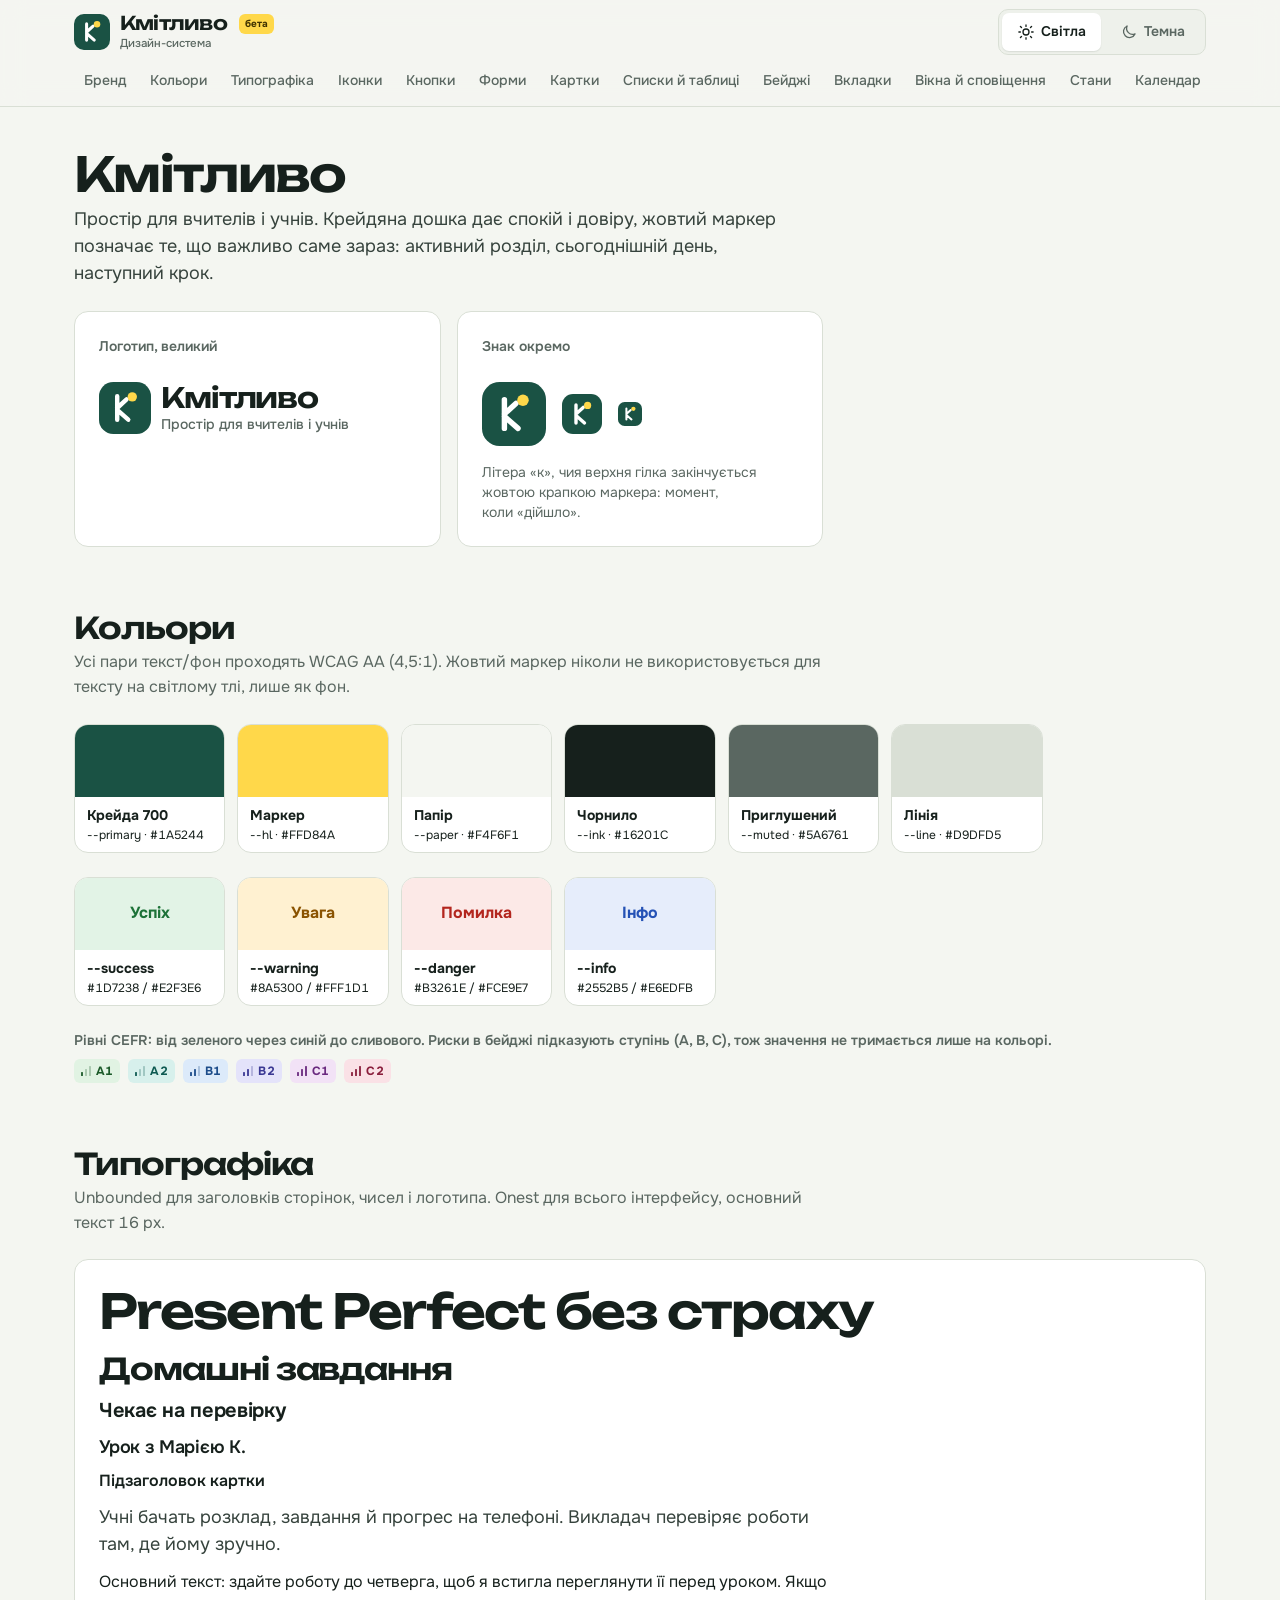
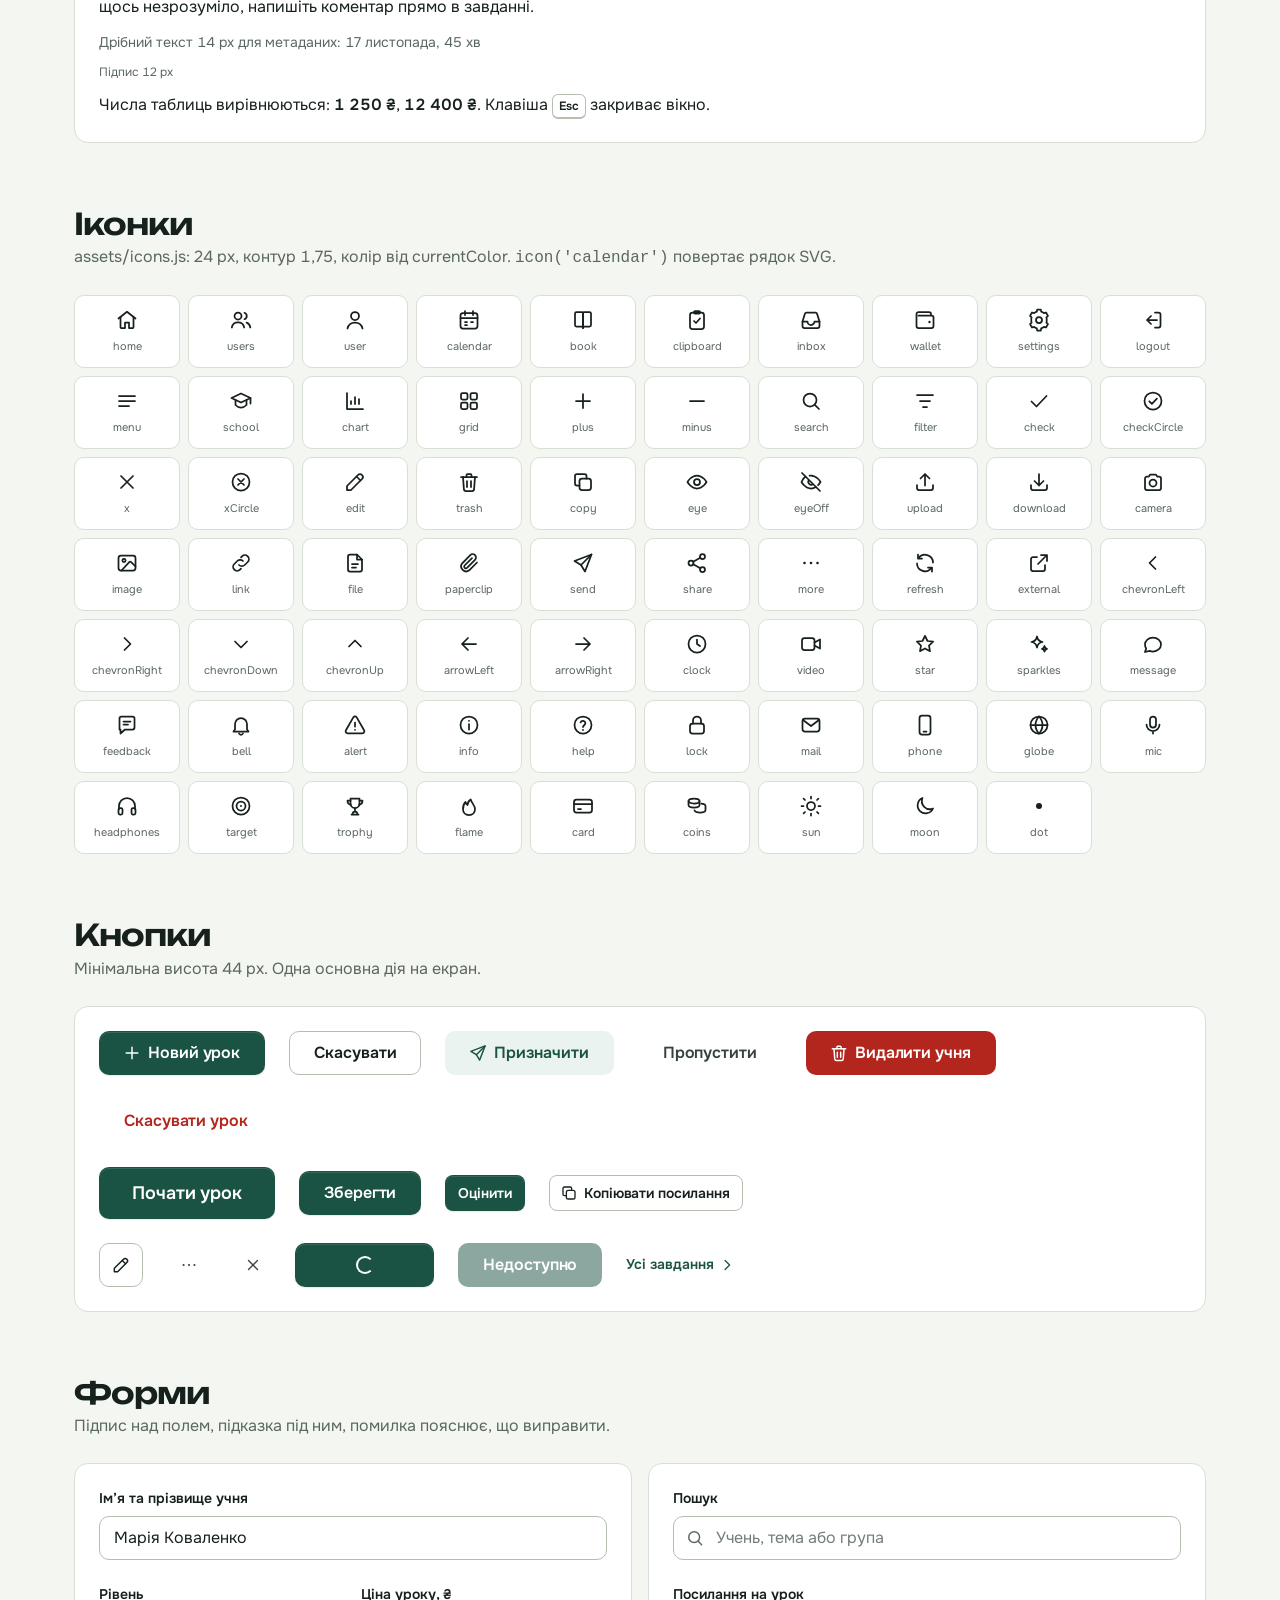
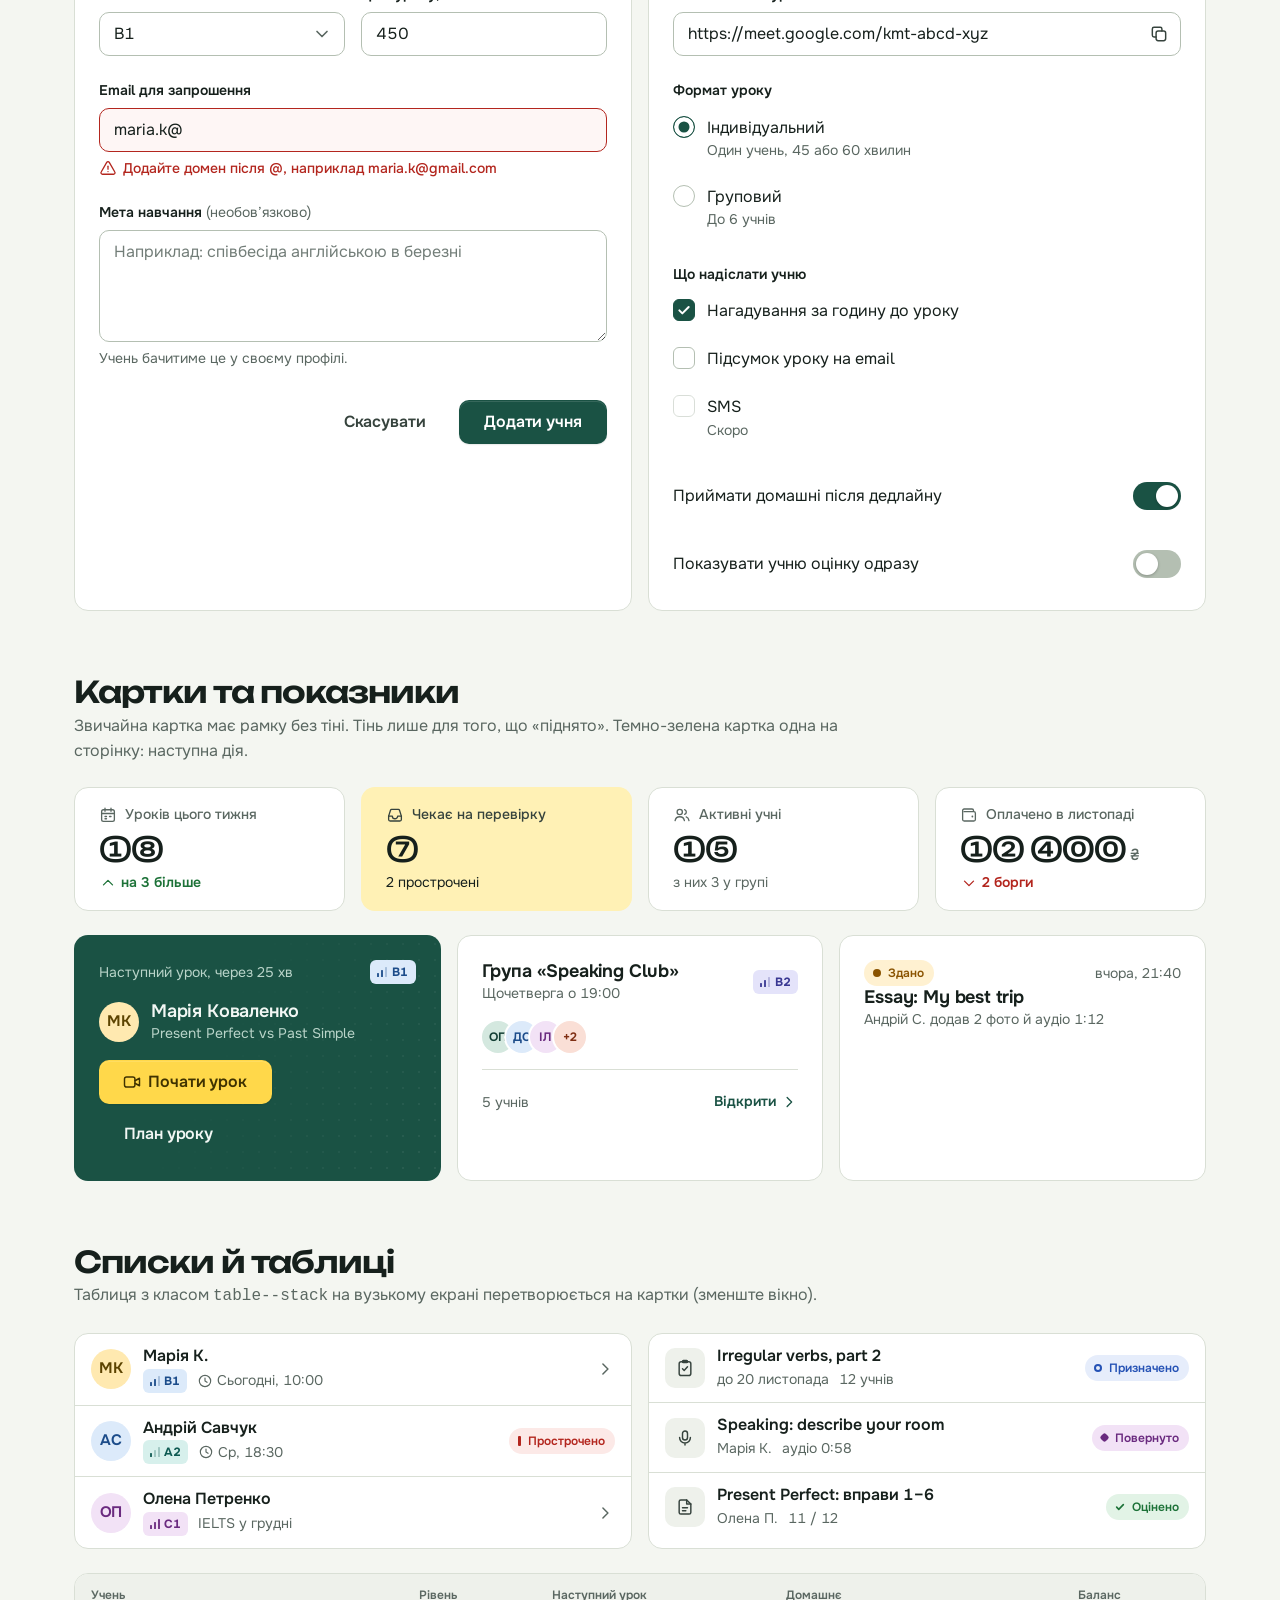
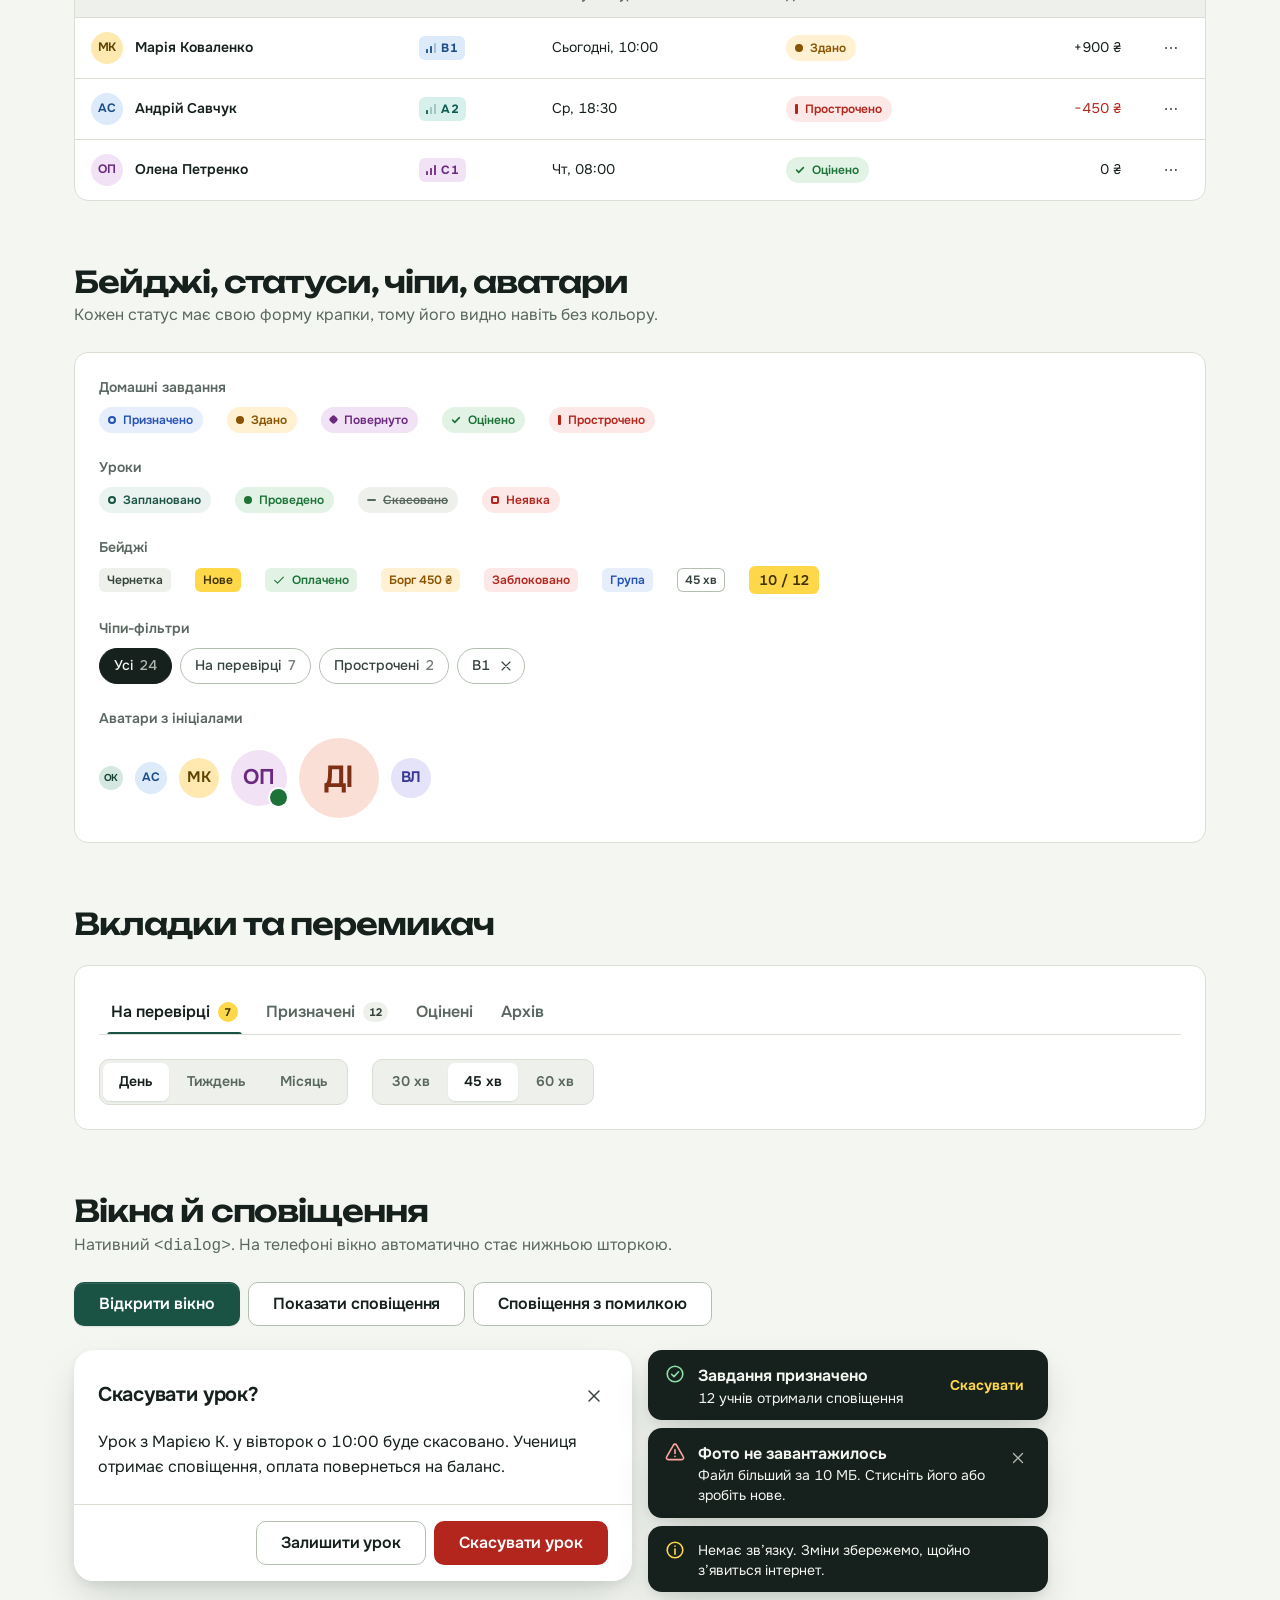
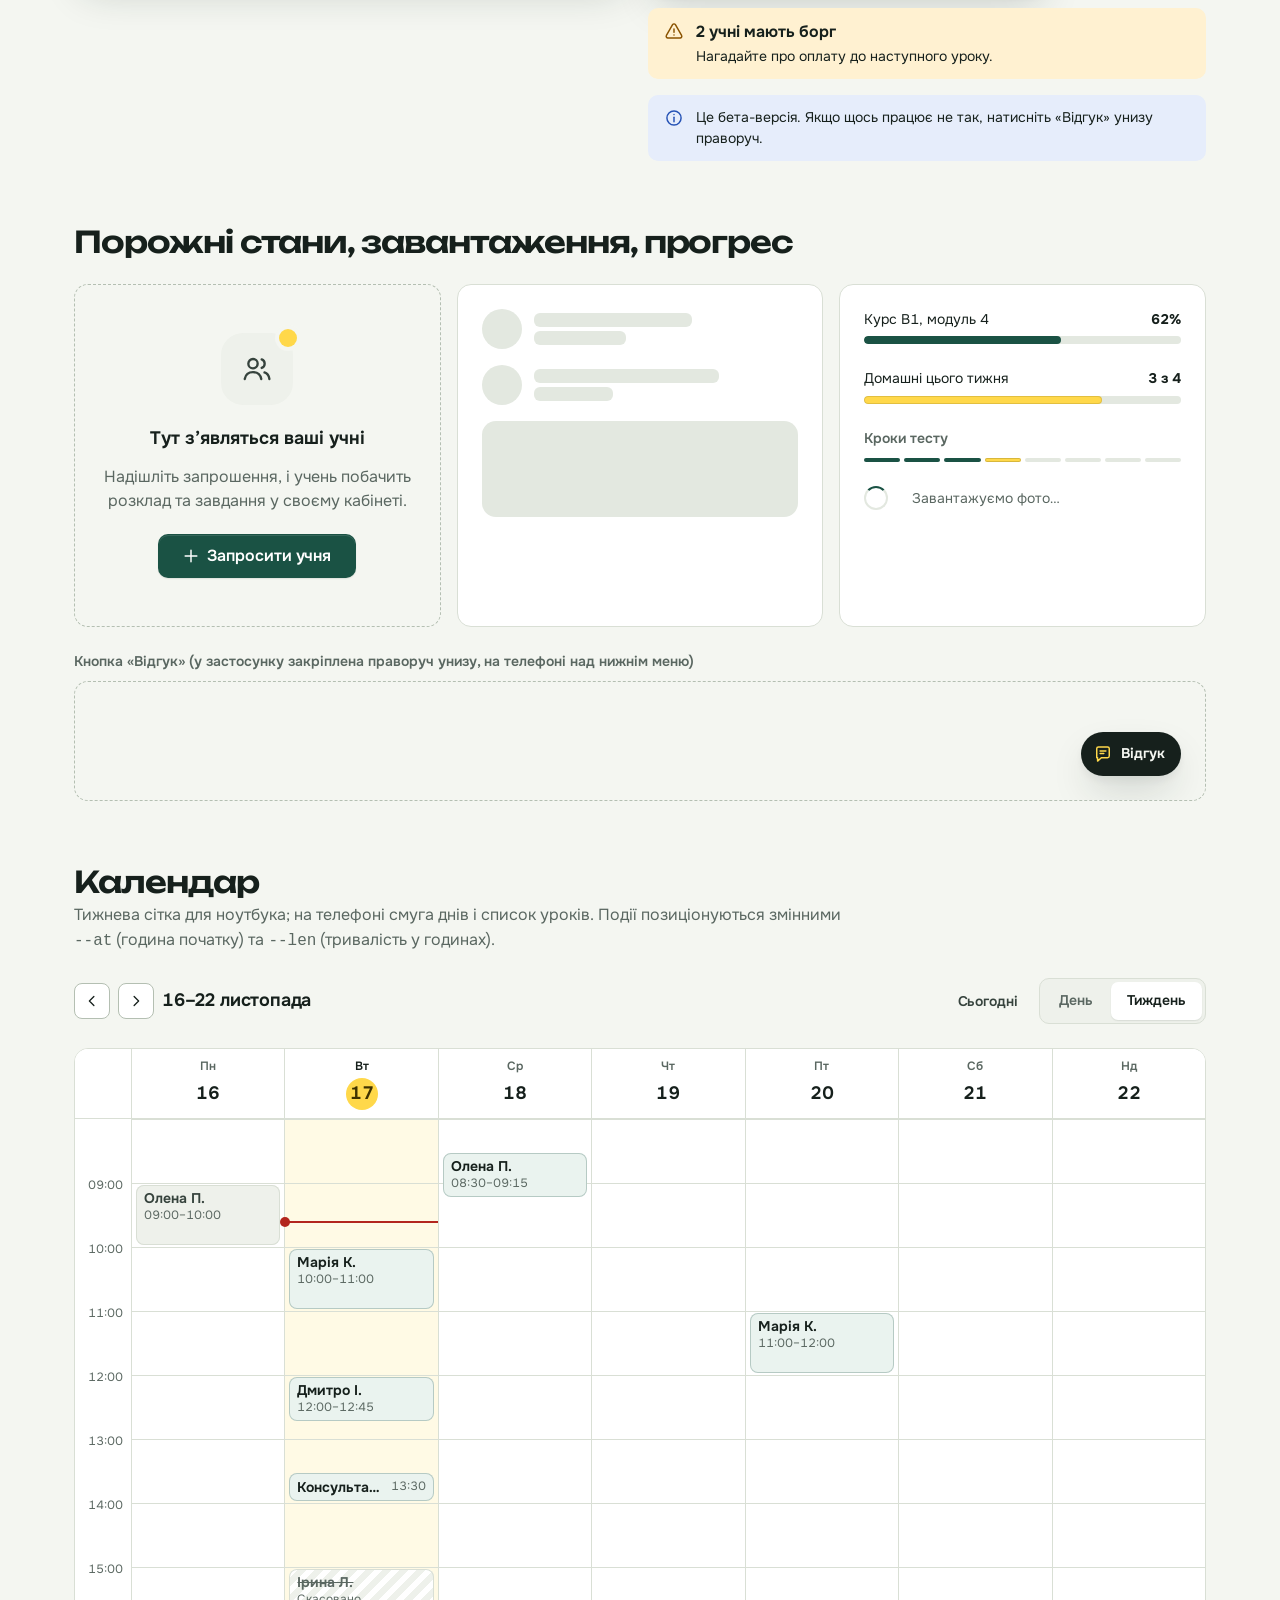
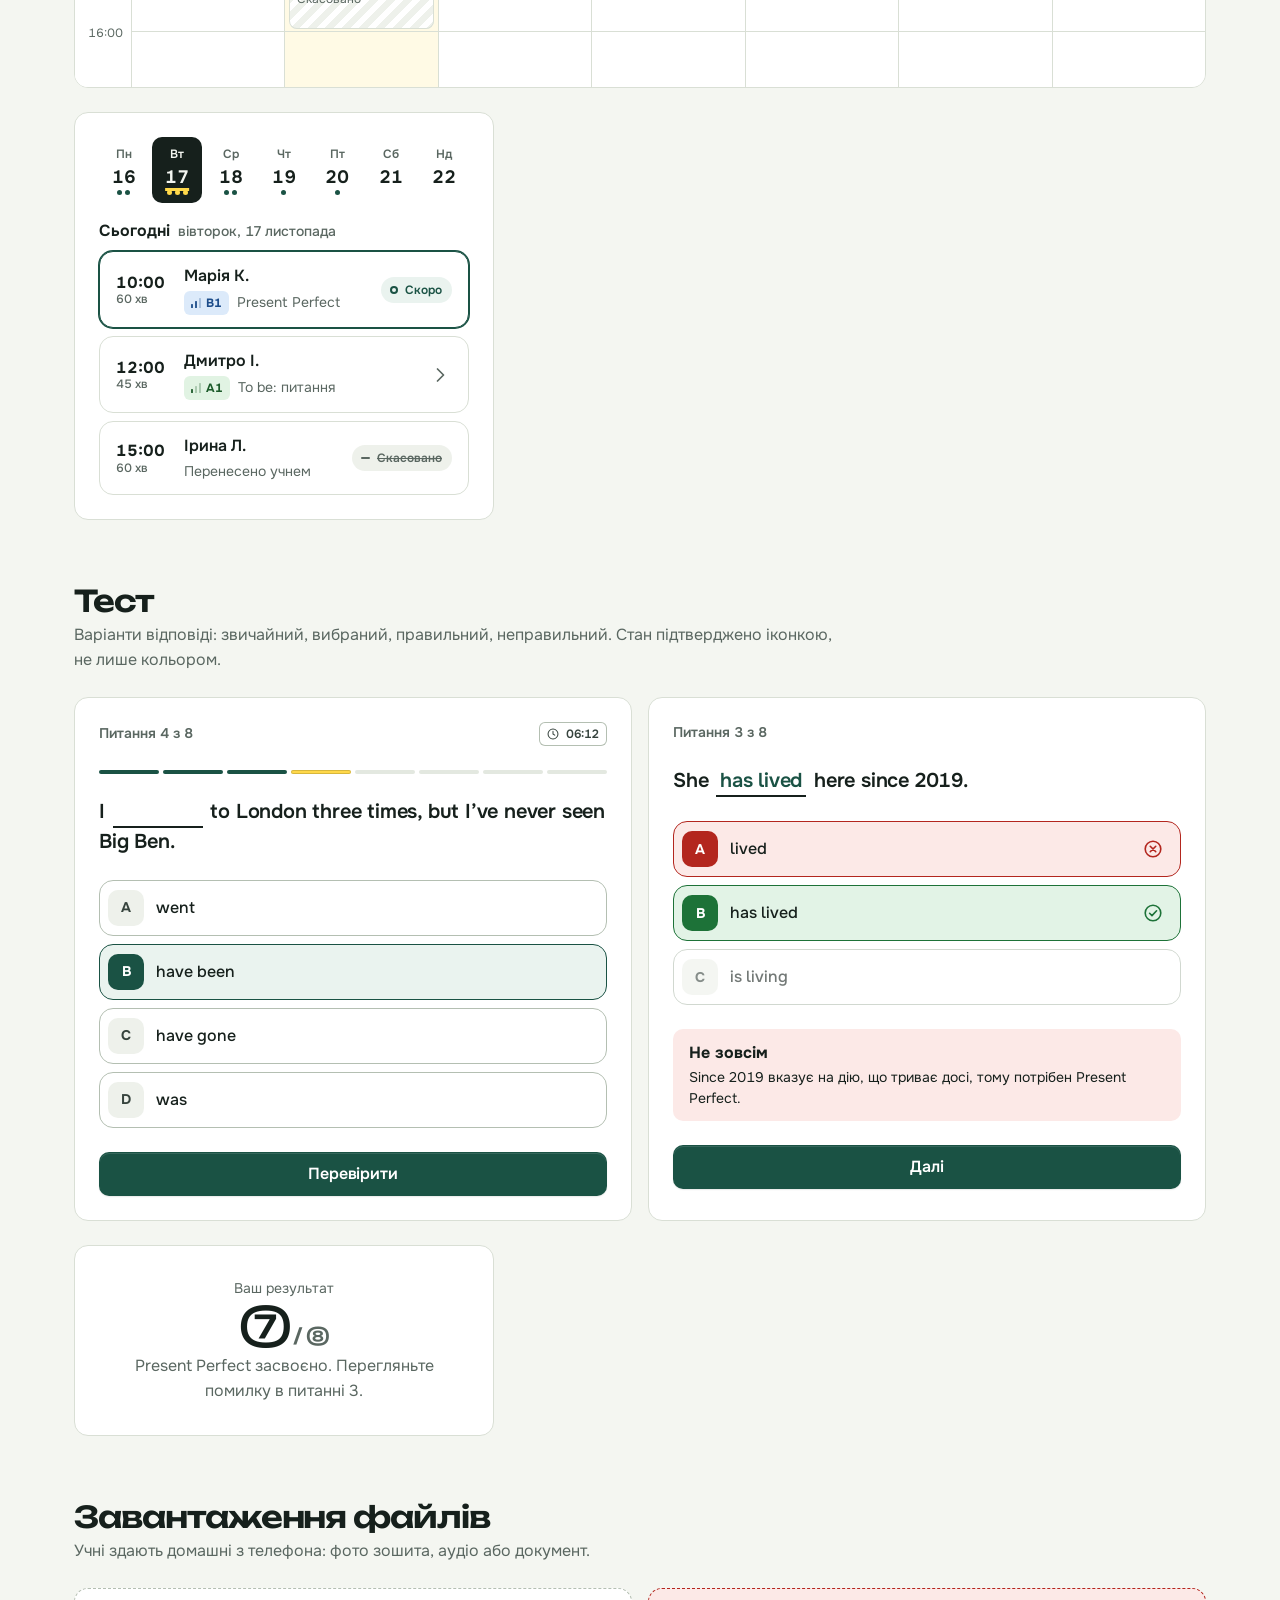
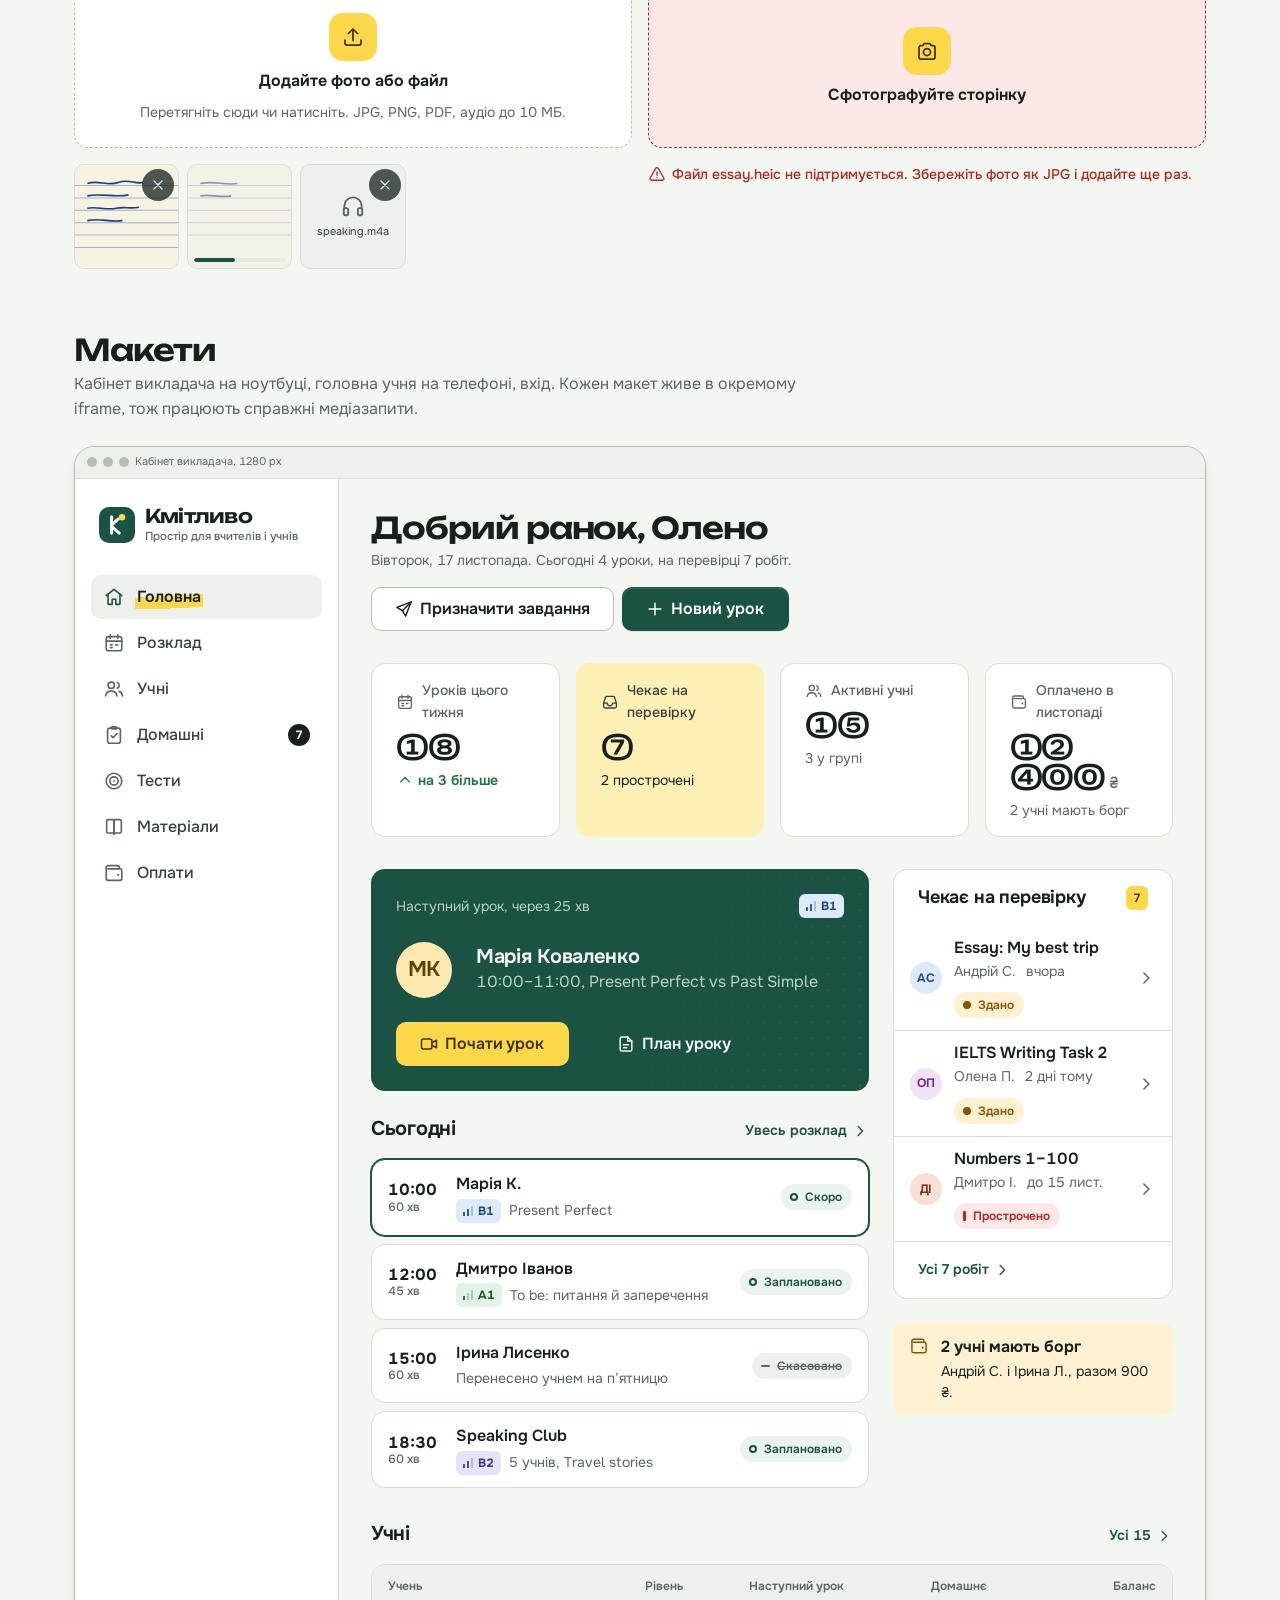
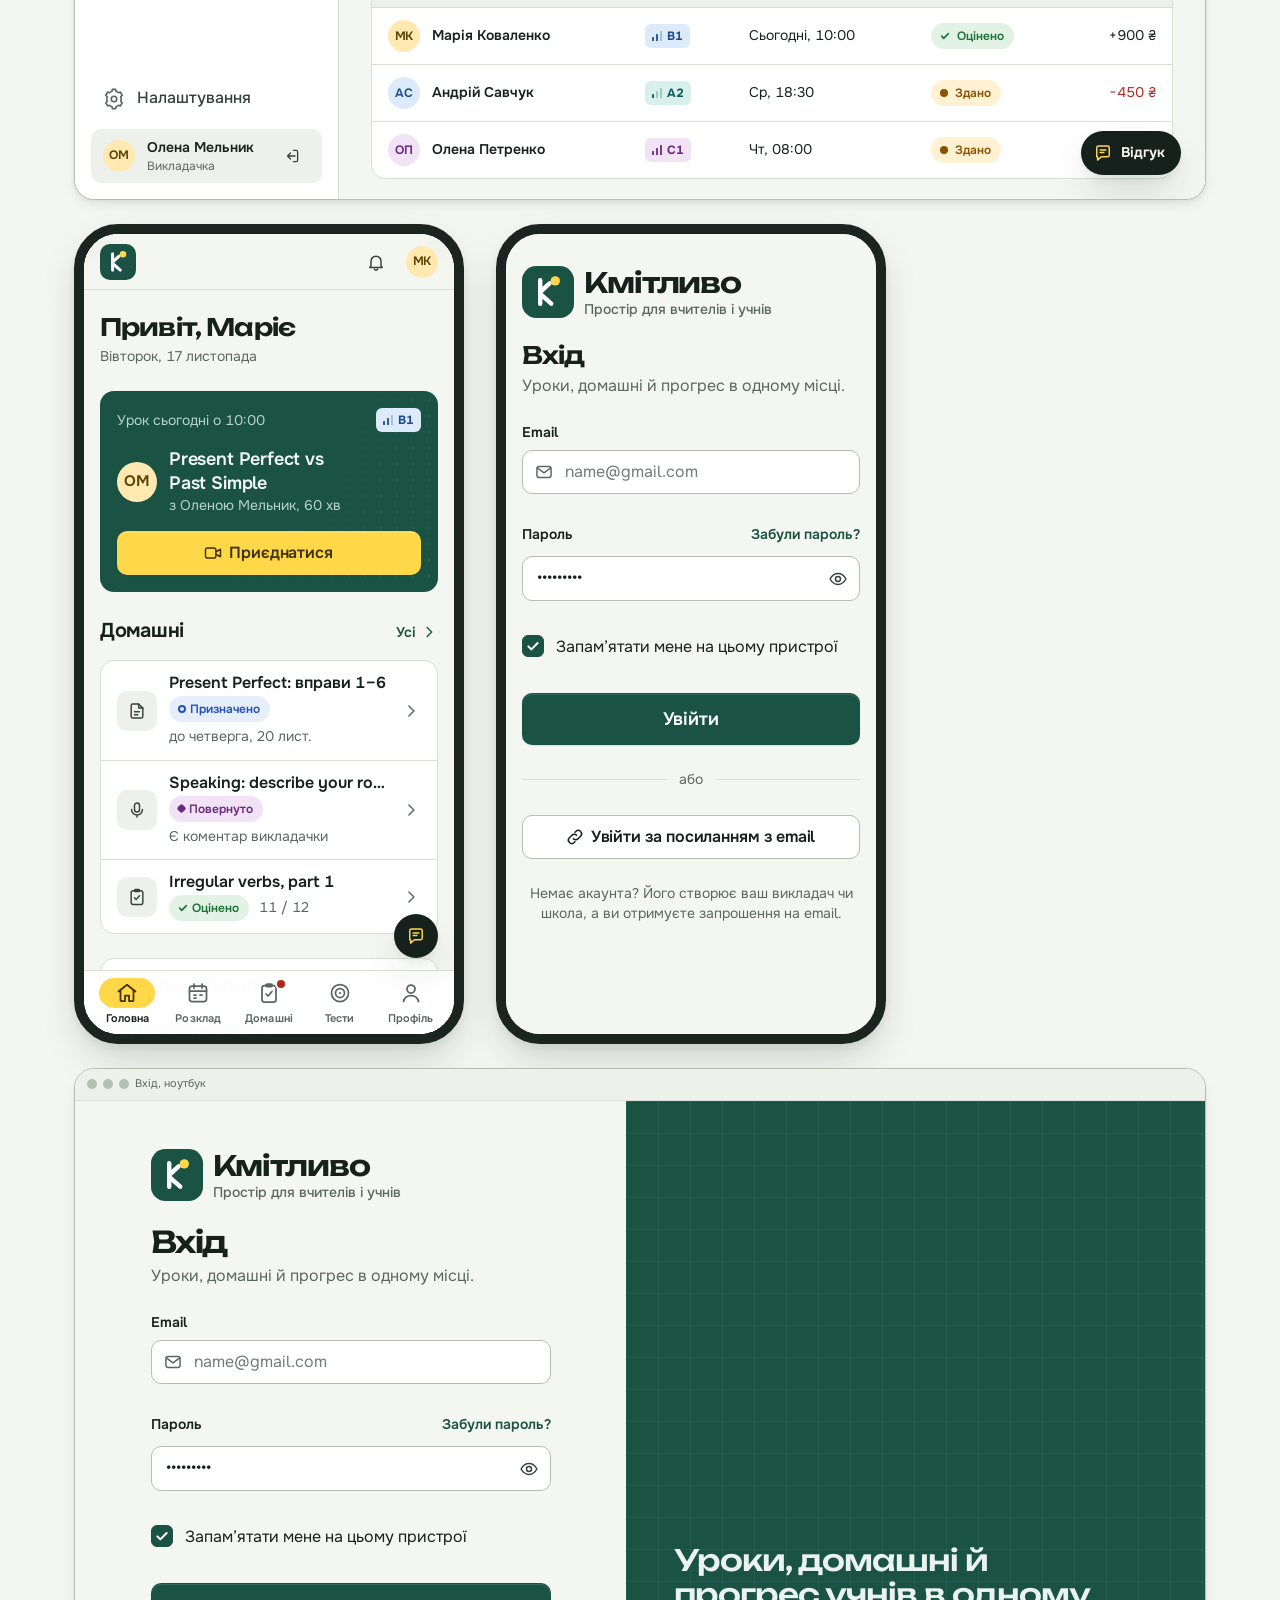
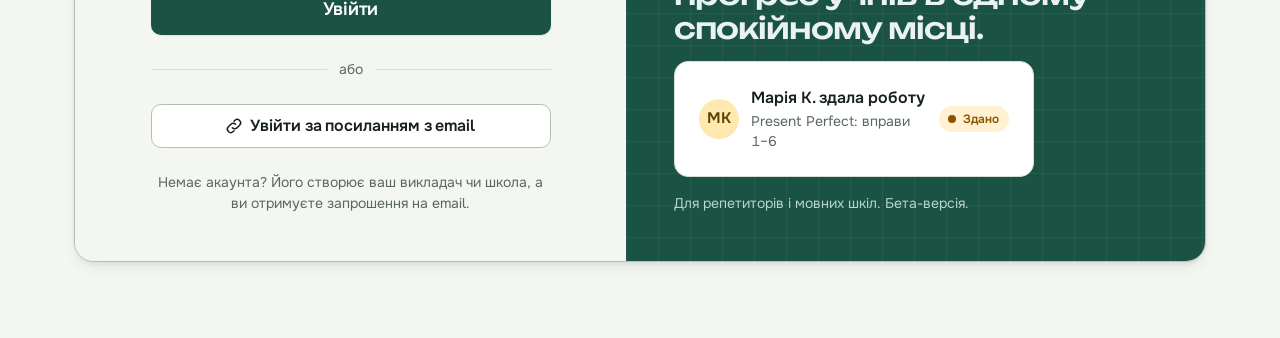
<file: showcase.html>
<!DOCTYPE html>
<html lang="uk" data-theme="light">
<head>
<meta charset="utf-8">
<meta name="viewport" content="width=device-width, initial-scale=1, viewport-fit=cover">
<title>Кмітливо — дизайн-система</title>
<link rel="preconnect" href="https://fonts.googleapis.com">
<link rel="preconnect" href="https://fonts.gstatic.com" crossorigin>
<link href="https://fonts.googleapis.com/css2?family=Onest:wght@400;500;600;700&family=Unbounded:wght@500;600&display=swap" rel="stylesheet">
<link rel="stylesheet" href="assets/styles.css">
<style>
  /* Showcase-only chrome (not part of the design system) */
  .sc-top { position: sticky; top: 0; z-index: 25; background: color-mix(in srgb, var(--paper) 90%, transparent); backdrop-filter: blur(12px); -webkit-backdrop-filter: blur(12px); border-bottom: 1px solid var(--line); }
  .sc-top__inner { display: flex; align-items: center; justify-content: space-between; gap: var(--s-4); min-height: 64px; }
  .sc-toc { display: flex; gap: var(--s-1); overflow-x: auto; scrollbar-width: none; padding-bottom: var(--s-2); }
  .sc-toc a { flex: none; font-size: var(--fs-sm); font-weight: 500; color: var(--muted); text-decoration: none; padding: 6px 10px; border-radius: var(--r-pill); }
  .sc-toc a:hover { background: var(--surface-2); color: var(--ink); }
  .sc-main { display: flex; flex-direction: column; gap: var(--s-9); padding-block: var(--s-7) var(--s-10); }
  .sc-section { display: flex; flex-direction: column; gap: var(--s-5); scroll-margin-top: 120px; }
  .sc-section > header { display: flex; flex-direction: column; gap: var(--s-1); max-width: 70ch; }
  .sc-label { font-size: var(--fs-sm); font-weight: 600; color: var(--muted); margin-bottom: var(--s-2); }
  .sc-swatches { display: grid; grid-template-columns: repeat(auto-fill, minmax(150px, 1fr)); gap: var(--s-3); }
  .sc-swatch { border: 1px solid var(--line); border-radius: var(--r-md); overflow: hidden; background: var(--surface); }
  .sc-swatch__chip { height: 72px; }
  .sc-swatch__meta { padding: var(--s-2) var(--s-3); font-size: var(--fs-xs); line-height: 1.5; }
  .sc-swatch__meta b { display: block; font-size: var(--fs-sm); }
  .sc-type > * + * { margin-top: var(--s-3); }
  .sc-iconset { display: grid; grid-template-columns: repeat(auto-fill, minmax(96px, 1fr)); gap: var(--s-2); }
  .sc-iconset figure { display: flex; flex-direction: column; align-items: center; gap: 6px; padding: var(--s-3) var(--s-1); border-radius: var(--r-sm); background: var(--surface); border: 1px solid var(--line); font-size: 11px; color: var(--muted); margin: 0; }
  .sc-iconset .icon { color: var(--ink); }
  .sc-frame { border: 1px solid var(--line-strong); border-radius: var(--r-lg); overflow: hidden; background: var(--paper); box-shadow: var(--shadow-2); }
  .sc-frame iframe { display: block; width: 100%; border: 0; }
  .sc-frame__bar { display: flex; align-items: center; gap: 6px; height: 32px; padding: 0 12px; background: var(--surface-2); border-bottom: 1px solid var(--line); font-size: 11px; color: var(--muted); }
  .sc-frame__bar i { width: 10px; height: 10px; border-radius: 50%; background: var(--line-strong); }
  .sc-phones { display: flex; flex-wrap: wrap; gap: var(--s-6); align-items: flex-start; }
  .sc-phone { width: 390px; max-width: 100%; border: 10px solid #1B2420; border-radius: 44px; overflow: hidden; box-shadow: var(--shadow-3); background: var(--paper); }
  .sc-phone iframe { display: block; width: 100%; height: 800px; border: 0; }
  .sc-demo-fab { position: relative; height: 120px; border: 1px dashed var(--line-strong); border-radius: var(--r-md); overflow: hidden; transform: translateZ(0); }
  .sc-demo-fab .feedback-fab { position: absolute; }
  .sc-toast-stack { display: flex; flex-direction: column; gap: var(--s-2); max-width: 400px; }
  .sc-toast-stack .toast { animation: none; }
  @media (max-width: 560px) { .sc-top .brand__tag, .sc-top .brand__beta { display: none; } .sc-top .segmented span { padding: 0 10px; } }
</style>
</head>
<body>
<a class="skip-link" href="#sc-main">Перейти до змісту</a>

<div class="sc-top">
  <div class="container">
    <div class="sc-top__inner">
      <a class="brand" href="#">
        <svg class="brand__mark" viewBox="0 0 40 40" aria-hidden="true"><rect class="bm-tile" width="40" height="40" rx="11"/><path class="bm-stroke" d="M14 11v18M14 21.5 22.5 29M14 20l7.2-6.6" stroke-width="3.4" stroke-linecap="round" stroke-linejoin="round" fill="none"/><circle class="bm-dot" cx="25.6" cy="11.4" r="3.6"/></svg>
        <span class="brand__text"><span class="brand__name">Кмітливо</span><span class="brand__tag">Дизайн-система</span></span>
        <span class="brand__beta">бета</span>
      </a>
      <div class="cluster">
        <div class="segmented" role="radiogroup" aria-label="Тема">
          <label><input type="radio" name="sc-theme" value="light" checked><span><svg class="icon icon--sm" viewBox="0 0 24 24" width="24" height="24" fill="none" stroke="currentColor" stroke-width="1.75" stroke-linecap="round" stroke-linejoin="round" aria-hidden="true" focusable="false"><circle cx="12" cy="12" r="4"/><path d="M12 2.5v2M12 19.5v2M4.6 4.6 6 6M18 18l1.4 1.4M2.5 12h2M19.5 12h2M4.6 19.4 6 18M18 6l1.4-1.4"/></svg>Світла</span></label>
          <label><input type="radio" name="sc-theme" value="dark"><span><svg class="icon icon--sm" viewBox="0 0 24 24" width="24" height="24" fill="none" stroke="currentColor" stroke-width="1.75" stroke-linecap="round" stroke-linejoin="round" aria-hidden="true" focusable="false"><path d="M20 14.5A8 8 0 0 1 9.5 4a8 8 0 1 0 10.5 10.5z"/></svg>Темна</span></label>
        </div>
      </div>
    </div>
    <nav class="sc-toc" aria-label="Розділи">
      <a href="#brand">Бренд</a><a href="#color">Кольори</a><a href="#type">Типографіка</a><a href="#icons">Іконки</a><a href="#buttons">Кнопки</a><a href="#forms">Форми</a><a href="#cards">Картки</a><a href="#lists">Списки й таблиці</a><a href="#badges">Бейджі</a><a href="#nav">Вкладки</a><a href="#overlays">Вікна й сповіщення</a><a href="#states">Стани</a><a href="#calendar">Календар</a><a href="#quiz">Тест</a><a href="#upload">Завантаження</a><a href="#mockups">Макети</a>
    </nav>
  </div>
</div>

<main id="sc-main" class="container sc-main">

  <!-- BRAND -->
  <section class="sc-section" id="brand">
    <header><h1 class="display">Кмітливо</h1><p class="lead">Простір для вчителів і учнів. Крейдяна дошка дає спокій і довіру, жовтий маркер позначає те, що важливо саме зараз: активний розділ, сьогоднішній день, наступний крок.</p></header>
    <div class="grid" style="--min: 280px">
      <div class="card stack">
        <span class="sc-label">Логотип, великий</span>
        <span class="brand brand--lg">
          <svg class="brand__mark" viewBox="0 0 40 40" aria-hidden="true"><rect class="bm-tile" width="40" height="40" rx="11"/><path class="bm-stroke" d="M14 11v18M14 21.5 22.5 29M14 20l7.2-6.6" stroke-width="3.4" stroke-linecap="round" stroke-linejoin="round" fill="none"/><circle class="bm-dot" cx="25.6" cy="11.4" r="3.6"/></svg>
          <span class="brand__text"><span class="brand__name">Кмітливо</span><span class="brand__tag">Простір для вчителів і учнів</span></span>
        </span>
      </div>
      <div class="card stack">
        <span class="sc-label">Знак окремо</span>
        <div class="cluster" style="--gap: 16px">
          <svg class="brand__mark" style="width:64px;height:64px" viewBox="0 0 40 40" role="img" aria-label="Знак Кмітливо"><rect class="bm-tile" width="40" height="40" rx="11"/><path class="bm-stroke" d="M14 11v18M14 21.5 22.5 29M14 20l7.2-6.6" stroke-width="3.4" stroke-linecap="round" stroke-linejoin="round" fill="none"/><circle class="bm-dot" cx="25.6" cy="11.4" r="3.6"/></svg>
          <svg class="brand__mark" style="width:40px;height:40px" viewBox="0 0 40 40" aria-hidden="true"><rect class="bm-tile" width="40" height="40" rx="11"/><path class="bm-stroke" d="M14 11v18M14 21.5 22.5 29M14 20l7.2-6.6" stroke-width="3.4" stroke-linecap="round" stroke-linejoin="round" fill="none"/><circle class="bm-dot" cx="25.6" cy="11.4" r="3.6"/></svg>
          <svg class="brand__mark" style="width:24px;height:24px" viewBox="0 0 40 40" aria-hidden="true"><rect class="bm-tile" width="40" height="40" rx="11"/><path class="bm-stroke" d="M14 11v18M14 21.5 22.5 29M14 20l7.2-6.6" stroke-width="3.4" stroke-linecap="round" stroke-linejoin="round" fill="none"/><circle class="bm-dot" cx="25.6" cy="11.4" r="3.6"/></svg>
        </div>
        <p class="text-sm muted">Літера «к», чия верхня гілка закінчується жовтою крапкою маркера: момент, коли «дійшло».</p>
      </div>
    </div>
  </section>

  <!-- COLOR -->
  <section class="sc-section" id="color">
    <header><h2 class="h1">Кольори</h2><p class="muted">Усі пари текст/фон проходять WCAG AA (4,5:1). Жовтий маркер ніколи не використовується для тексту на світлому тлі, лише як фон.</p></header>
    <div class="sc-swatches">
      <div class="sc-swatch"><div class="sc-swatch__chip" style="background:#1A5244"></div><div class="sc-swatch__meta"><b>Крейда 700</b>--primary · #1A5244</div></div>
      <div class="sc-swatch"><div class="sc-swatch__chip" style="background:#FFD84A"></div><div class="sc-swatch__meta"><b>Маркер</b>--hl · #FFD84A</div></div>
      <div class="sc-swatch"><div class="sc-swatch__chip" style="background:#F4F6F1"></div><div class="sc-swatch__meta"><b>Папір</b>--paper · #F4F6F1</div></div>
      <div class="sc-swatch"><div class="sc-swatch__chip" style="background:#16201C"></div><div class="sc-swatch__meta"><b>Чорнило</b>--ink · #16201C</div></div>
      <div class="sc-swatch"><div class="sc-swatch__chip" style="background:#5A6761"></div><div class="sc-swatch__meta"><b>Приглушений</b>--muted · #5A6761</div></div>
      <div class="sc-swatch"><div class="sc-swatch__chip" style="background:#D9DFD5"></div><div class="sc-swatch__meta"><b>Лінія</b>--line · #D9DFD5</div></div>
    </div>
    <div class="sc-swatches">
      <div class="sc-swatch"><div class="sc-swatch__chip" style="background:var(--success-soft);color:var(--success);display:grid;place-items:center;font-weight:700">Успіх</div><div class="sc-swatch__meta"><b>--success</b>#1D7238 / #E2F3E6</div></div>
      <div class="sc-swatch"><div class="sc-swatch__chip" style="background:var(--warning-soft);color:var(--warning);display:grid;place-items:center;font-weight:700">Увага</div><div class="sc-swatch__meta"><b>--warning</b>#8A5300 / #FFF1D1</div></div>
      <div class="sc-swatch"><div class="sc-swatch__chip" style="background:var(--danger-soft);color:var(--danger);display:grid;place-items:center;font-weight:700">Помилка</div><div class="sc-swatch__meta"><b>--danger</b>#B3261E / #FCE9E7</div></div>
      <div class="sc-swatch"><div class="sc-swatch__chip" style="background:var(--info-soft);color:var(--info);display:grid;place-items:center;font-weight:700">Інфо</div><div class="sc-swatch__meta"><b>--info</b>#2552B5 / #E6EDFB</div></div>
    </div>
    <div>
      <p class="sc-label">Рівні CEFR: від зеленого через синій до сливового. Риски в бейджі підказують ступінь (A, B, C), тож значення не тримається лише на кольорі.</p>
      <div class="cluster"><span class="level level--a1">A1</span><span class="level level--a2">A2</span><span class="level level--b1">B1</span><span class="level level--b2">B2</span><span class="level level--c1">C1</span><span class="level level--c2">C2</span></div>
    </div>
  </section>

  <!-- TYPE -->
  <section class="sc-section" id="type">
    <header><h2 class="h1">Типографіка</h2><p class="muted">Unbounded для заголовків сторінок, чисел і логотипа. Onest для всього інтерфейсу, основний текст 16 px.</p></header>
    <div class="card sc-type">
      <p class="display">Present Perfect без страху</p>
      <p class="h1">Домашні завдання</p>
      <p class="h2">Чекає на перевірку</p>
      <p class="h3">Урок з Марією К.</p>
      <p class="h4">Підзаголовок картки</p>
      <p class="lead">Учні бачать розклад, завдання й прогрес на телефоні. Викладач перевіряє роботи там, де йому зручно.</p>
      <p class="prose">Основний текст: здайте роботу до четверга, щоб я встигла переглянути її перед уроком. Якщо щось незрозуміло, напишіть коментар прямо в завданні.</p>
      <p class="text-sm muted">Дрібний текст 14 px для метаданих: 17 листопада, 45 хв</p>
      <p class="text-xs muted">Підпис 12 px</p>
      <p>Числа таблиць вирівнюються: <span class="num fw-600">1 250 ₴</span>, <span class="num fw-600">12 400 ₴</span>. Клавіша <kbd>Esc</kbd> закриває вікно.</p>
    </div>
  </section>

  <!-- ICONS -->
  <section class="sc-section" id="icons">
    <header><h2 class="h1">Іконки</h2><p class="muted">assets/icons.js: 24 px, контур 1,75, колір від currentColor. <code>icon('calendar')</code> повертає рядок SVG.</p></header>
    <div class="sc-iconset" id="sc-iconset"><figure><svg class="icon" viewBox="0 0 24 24" width="24" height="24" fill="none" stroke="currentColor" stroke-width="1.75" stroke-linecap="round" stroke-linejoin="round" aria-hidden="true" focusable="false"><path d="M3.5 10.5 12 3.8l8.5 6.7"/><path d="M5.5 9v10.2c0 .4.4.8.8.8H10v-5.5h4V20h3.7c.4 0 .8-.4.8-.8V9"/></svg><figcaption>home</figcaption></figure><figure><svg class="icon" viewBox="0 0 24 24" width="24" height="24" fill="none" stroke="currentColor" stroke-width="1.75" stroke-linecap="round" stroke-linejoin="round" aria-hidden="true" focusable="false"><circle cx="9" cy="8" r="3.5"/><path d="M2.8 19.5c.6-3.3 3.1-5.2 6.2-5.2s5.6 1.9 6.2 5.2"/><path d="M15.5 4.8a3.4 3.4 0 0 1 0 6.4"/><path d="M17.6 14.6c2 .6 3.3 2.3 3.7 4.9"/></svg><figcaption>users</figcaption></figure><figure><svg class="icon" viewBox="0 0 24 24" width="24" height="24" fill="none" stroke="currentColor" stroke-width="1.75" stroke-linecap="round" stroke-linejoin="round" aria-hidden="true" focusable="false"><circle cx="12" cy="8" r="4"/><path d="M4.5 20.5c.8-3.8 3.8-6 7.5-6s6.7 2.2 7.5 6"/></svg><figcaption>user</figcaption></figure><figure><svg class="icon" viewBox="0 0 24 24" width="24" height="24" fill="none" stroke="currentColor" stroke-width="1.75" stroke-linecap="round" stroke-linejoin="round" aria-hidden="true" focusable="false"><rect x="3.5" y="5" width="17" height="15.5" rx="2.5"/><path d="M3.5 10h17M8 3v4M16 3v4"/><path d="M8 14h2M14 14h2M8 17h2"/></svg><figcaption>calendar</figcaption></figure><figure><svg class="icon" viewBox="0 0 24 24" width="24" height="24" fill="none" stroke="currentColor" stroke-width="1.75" stroke-linecap="round" stroke-linejoin="round" aria-hidden="true" focusable="false"><path d="M4 5.5C4 4.7 4.7 4 5.5 4H11c.6 0 1 .4 1 1v15c0-.8-.7-1.5-1.5-1.5h-5C4.7 18.5 4 17.8 4 17z"/><path d="M20 5.5c0-.8-.7-1.5-1.5-1.5H13c-.6 0-1 .4-1 1v15c0-.8.7-1.5 1.5-1.5h5c.8 0 1.5-.7 1.5-1.5z"/></svg><figcaption>book</figcaption></figure><figure><svg class="icon" viewBox="0 0 24 24" width="24" height="24" fill="none" stroke="currentColor" stroke-width="1.75" stroke-linecap="round" stroke-linejoin="round" aria-hidden="true" focusable="false"><rect x="5" y="4.5" width="14" height="16.5" rx="2.5"/><path d="M9 4.5V4c0-.6.4-1 1-1h4c.6 0 1 .4 1 1v.5c0 .6-.4 1-1 1h-4c-.6 0-1-.4-1-1z"/><path d="m9 13 2 2 4-4.5"/></svg><figcaption>clipboard</figcaption></figure><figure><svg class="icon" viewBox="0 0 24 24" width="24" height="24" fill="none" stroke="currentColor" stroke-width="1.75" stroke-linecap="round" stroke-linejoin="round" aria-hidden="true" focusable="false"><path d="M3.5 13.5 6 5.6c.2-.6.7-1.1 1.4-1.1h9.2c.7 0 1.2.5 1.4 1.1l2.5 7.9"/><path d="M3.5 13.5V18c0 1.1.9 2 2 2h13c1.1 0 2-.9 2-2v-4.5H15.5a3.5 3.5 0 0 1-7 0z"/></svg><figcaption>inbox</figcaption></figure><figure><svg class="icon" viewBox="0 0 24 24" width="24" height="24" fill="none" stroke="currentColor" stroke-width="1.75" stroke-linecap="round" stroke-linejoin="round" aria-hidden="true" focusable="false"><path d="M18 7.5V6c0-1.1-.9-2-2-2H5.5A2 2 0 0 0 3.5 6v12c0 1.1.9 2 2 2h13c1.1 0 2-.9 2-2v-8.5c0-1.1-.9-2-2-2H5.5"/><circle cx="16.5" cy="14" r="1.2" fill="currentColor" stroke="none"/></svg><figcaption>wallet</figcaption></figure><figure><svg class="icon" viewBox="0 0 24 24" width="24" height="24" fill="none" stroke="currentColor" stroke-width="1.75" stroke-linecap="round" stroke-linejoin="round" aria-hidden="true" focusable="false"><circle cx="12" cy="12" r="3"/><path d="M19.4 14.6c.2-.5.3-1.1.3-1.6v-2c0-.5-.1-1.1-.3-1.6l1.6-1.5-2-3.4-2.1.7a7.7 7.7 0 0 0-2.7-1.6L13.8 1.5h-3.6l-.4 2.1a7.7 7.7 0 0 0-2.7 1.6l-2.1-.7-2 3.4 1.6 1.5c-.2.5-.3 1.1-.3 1.6v2c0 .5.1 1.1.3 1.6L3 16.1l2 3.4 2.1-.7c.8.7 1.7 1.2 2.7 1.6l.4 2.1h3.6l.4-2.1c1-.4 1.9-.9 2.7-1.6l2.1.7 2-3.4z"/></svg><figcaption>settings</figcaption></figure><figure><svg class="icon" viewBox="0 0 24 24" width="24" height="24" fill="none" stroke="currentColor" stroke-width="1.75" stroke-linecap="round" stroke-linejoin="round" aria-hidden="true" focusable="false"><path d="M14 4.5h3.5c1.1 0 2 .9 2 2v11c0 1.1-.9 2-2 2H14"/><path d="M10 8l-4 4 4 4M6 12h10"/></svg><figcaption>logout</figcaption></figure><figure><svg class="icon" viewBox="0 0 24 24" width="24" height="24" fill="none" stroke="currentColor" stroke-width="1.75" stroke-linecap="round" stroke-linejoin="round" aria-hidden="true" focusable="false"><path d="M4 7h16M4 12h16M4 17h10"/></svg><figcaption>menu</figcaption></figure><figure><svg class="icon" viewBox="0 0 24 24" width="24" height="24" fill="none" stroke="currentColor" stroke-width="1.75" stroke-linecap="round" stroke-linejoin="round" aria-hidden="true" focusable="false"><path d="M2.5 9 12 4.5 21.5 9 12 13.5z"/><path d="M6.5 11v5c1.5 1.6 3.4 2.5 5.5 2.5s4-.9 5.5-2.5v-5"/><path d="M21.5 9v5.5"/></svg><figcaption>school</figcaption></figure><figure><svg class="icon" viewBox="0 0 24 24" width="24" height="24" fill="none" stroke="currentColor" stroke-width="1.75" stroke-linecap="round" stroke-linejoin="round" aria-hidden="true" focusable="false"><path d="M4 4v16h16"/><path d="M8 15v-3M12 15V8M16 15v-5"/></svg><figcaption>chart</figcaption></figure><figure><svg class="icon" viewBox="0 0 24 24" width="24" height="24" fill="none" stroke="currentColor" stroke-width="1.75" stroke-linecap="round" stroke-linejoin="round" aria-hidden="true" focusable="false"><rect x="4" y="4" width="6.5" height="6.5" rx="1.5"/><rect x="13.5" y="4" width="6.5" height="6.5" rx="1.5"/><rect x="4" y="13.5" width="6.5" height="6.5" rx="1.5"/><rect x="13.5" y="13.5" width="6.5" height="6.5" rx="1.5"/></svg><figcaption>grid</figcaption></figure><figure><svg class="icon" viewBox="0 0 24 24" width="24" height="24" fill="none" stroke="currentColor" stroke-width="1.75" stroke-linecap="round" stroke-linejoin="round" aria-hidden="true" focusable="false"><path d="M12 5v14M5 12h14"/></svg><figcaption>plus</figcaption></figure><figure><svg class="icon" viewBox="0 0 24 24" width="24" height="24" fill="none" stroke="currentColor" stroke-width="1.75" stroke-linecap="round" stroke-linejoin="round" aria-hidden="true" focusable="false"><path d="M5 12h14"/></svg><figcaption>minus</figcaption></figure><figure><svg class="icon" viewBox="0 0 24 24" width="24" height="24" fill="none" stroke="currentColor" stroke-width="1.75" stroke-linecap="round" stroke-linejoin="round" aria-hidden="true" focusable="false"><circle cx="11" cy="11" r="6.5"/><path d="m20 20-4.2-4.2"/></svg><figcaption>search</figcaption></figure><figure><svg class="icon" viewBox="0 0 24 24" width="24" height="24" fill="none" stroke="currentColor" stroke-width="1.75" stroke-linecap="round" stroke-linejoin="round" aria-hidden="true" focusable="false"><path d="M4 6h16M7 12h10M10 18h4"/></svg><figcaption>filter</figcaption></figure><figure><svg class="icon" viewBox="0 0 24 24" width="24" height="24" fill="none" stroke="currentColor" stroke-width="1.75" stroke-linecap="round" stroke-linejoin="round" aria-hidden="true" focusable="false"><path d="M4.5 12.5 9.5 17.5 19.5 7"/></svg><figcaption>check</figcaption></figure><figure><svg class="icon" viewBox="0 0 24 24" width="24" height="24" fill="none" stroke="currentColor" stroke-width="1.75" stroke-linecap="round" stroke-linejoin="round" aria-hidden="true" focusable="false"><circle cx="12" cy="12" r="8.5"/><path d="m8.3 12.3 2.6 2.6 5-5.3"/></svg><figcaption>checkCircle</figcaption></figure><figure><svg class="icon" viewBox="0 0 24 24" width="24" height="24" fill="none" stroke="currentColor" stroke-width="1.75" stroke-linecap="round" stroke-linejoin="round" aria-hidden="true" focusable="false"><path d="M6 6l12 12M18 6 6 18"/></svg><figcaption>x</figcaption></figure><figure><svg class="icon" viewBox="0 0 24 24" width="24" height="24" fill="none" stroke="currentColor" stroke-width="1.75" stroke-linecap="round" stroke-linejoin="round" aria-hidden="true" focusable="false"><circle cx="12" cy="12" r="8.5"/><path d="m9 9 6 6M15 9l-6 6"/></svg><figcaption>xCircle</figcaption></figure><figure><svg class="icon" viewBox="0 0 24 24" width="24" height="24" fill="none" stroke="currentColor" stroke-width="1.75" stroke-linecap="round" stroke-linejoin="round" aria-hidden="true" focusable="false"><path d="M4 20h4L19 9a2.8 2.8 0 0 0-4-4L4 16z"/><path d="m13.5 6.5 4 4"/></svg><figcaption>edit</figcaption></figure><figure><svg class="icon" viewBox="0 0 24 24" width="24" height="24" fill="none" stroke="currentColor" stroke-width="1.75" stroke-linecap="round" stroke-linejoin="round" aria-hidden="true" focusable="false"><path d="M4 7h16"/><path d="M9.5 7V5c0-.6.4-1 1-1h3c.6 0 1 .4 1 1v2"/><path d="M6 7l.9 12.1c.1 1 .9 1.9 2 1.9h6.2c1.1 0 1.9-.8 2-1.9L18 7"/><path d="M10 11v6M14 11v6"/></svg><figcaption>trash</figcaption></figure><figure><svg class="icon" viewBox="0 0 24 24" width="24" height="24" fill="none" stroke="currentColor" stroke-width="1.75" stroke-linecap="round" stroke-linejoin="round" aria-hidden="true" focusable="false"><rect x="8.5" y="8.5" width="11.5" height="11.5" rx="2.5"/><path d="M15.5 8.5V6c0-1.1-.9-2-2-2H6c-1.1 0-2 .9-2 2v7.5c0 1.1.9 2 2 2h2.5"/></svg><figcaption>copy</figcaption></figure><figure><svg class="icon" viewBox="0 0 24 24" width="24" height="24" fill="none" stroke="currentColor" stroke-width="1.75" stroke-linecap="round" stroke-linejoin="round" aria-hidden="true" focusable="false"><path d="M2.5 12S6 5.5 12 5.5 21.5 12 21.5 12 18 18.5 12 18.5 2.5 12 2.5 12z"/><circle cx="12" cy="12" r="3"/></svg><figcaption>eye</figcaption></figure><figure><svg class="icon" viewBox="0 0 24 24" width="24" height="24" fill="none" stroke="currentColor" stroke-width="1.75" stroke-linecap="round" stroke-linejoin="round" aria-hidden="true" focusable="false"><path d="M10.6 5.6c.5-.1.9-.1 1.4-.1 6 0 9.5 6.5 9.5 6.5a17 17 0 0 1-2.4 3.2M6.6 6.6C3.9 8.4 2.5 12 2.5 12S6 18.5 12 18.5c1.9 0 3.5-.6 4.9-1.5"/><path d="M9.9 9.9a3 3 0 0 0 4.2 4.2M3 3l18 18"/></svg><figcaption>eyeOff</figcaption></figure><figure><svg class="icon" viewBox="0 0 24 24" width="24" height="24" fill="none" stroke="currentColor" stroke-width="1.75" stroke-linecap="round" stroke-linejoin="round" aria-hidden="true" focusable="false"><path d="M12 15.5V4M7.5 8.5 12 4l4.5 4.5"/><path d="M4 15v3c0 1.1.9 2 2 2h12c1.1 0 2-.9 2-2v-3"/></svg><figcaption>upload</figcaption></figure><figure><svg class="icon" viewBox="0 0 24 24" width="24" height="24" fill="none" stroke="currentColor" stroke-width="1.75" stroke-linecap="round" stroke-linejoin="round" aria-hidden="true" focusable="false"><path d="M12 4v11.5M7.5 11 12 15.5l4.5-4.5"/><path d="M4 15v3c0 1.1.9 2 2 2h12c1.1 0 2-.9 2-2v-3"/></svg><figcaption>download</figcaption></figure><figure><svg class="icon" viewBox="0 0 24 24" width="24" height="24" fill="none" stroke="currentColor" stroke-width="1.75" stroke-linecap="round" stroke-linejoin="round" aria-hidden="true" focusable="false"><path d="M4 8.5c0-1.1.9-2 2-2h1.8l1.4-2h5.6l1.4 2H18c1.1 0 2 .9 2 2V18c0 1.1-.9 2-2 2H6c-1.1 0-2-.9-2-2z"/><circle cx="12" cy="13" r="3.5"/></svg><figcaption>camera</figcaption></figure><figure><svg class="icon" viewBox="0 0 24 24" width="24" height="24" fill="none" stroke="currentColor" stroke-width="1.75" stroke-linecap="round" stroke-linejoin="round" aria-hidden="true" focusable="false"><rect x="3.5" y="4.5" width="17" height="15" rx="2.5"/><circle cx="9" cy="9.5" r="1.6"/><path d="m20.5 15.5-4.6-4.6a1 1 0 0 0-1.4 0L6.5 19.5"/></svg><figcaption>image</figcaption></figure><figure><svg class="icon" viewBox="0 0 24 24" width="24" height="24" fill="none" stroke="currentColor" stroke-width="1.75" stroke-linecap="round" stroke-linejoin="round" aria-hidden="true" focusable="false"><path d="M10 14a4 4 0 0 0 5.7 0l3-3a4 4 0 0 0-5.7-5.7l-1 1"/><path d="M14 10a4 4 0 0 0-5.7 0l-3 3a4 4 0 0 0 5.7 5.7l1-1"/></svg><figcaption>link</figcaption></figure><figure><svg class="icon" viewBox="0 0 24 24" width="24" height="24" fill="none" stroke="currentColor" stroke-width="1.75" stroke-linecap="round" stroke-linejoin="round" aria-hidden="true" focusable="false"><path d="M14 3.5H7c-1.1 0-2 .9-2 2v13c0 1.1.9 2 2 2h10c1.1 0 2-.9 2-2v-10z"/><path d="M14 3.5v5h5"/><path d="M9 13h6M9 16.5h4"/></svg><figcaption>file</figcaption></figure><figure><svg class="icon" viewBox="0 0 24 24" width="24" height="24" fill="none" stroke="currentColor" stroke-width="1.75" stroke-linecap="round" stroke-linejoin="round" aria-hidden="true" focusable="false"><path d="m20 11.5-7.8 7.8a5 5 0 0 1-7-7l8.1-8.2a3.3 3.3 0 0 1 4.7 4.7l-8 8.1a1.7 1.7 0 0 1-2.4-2.4l7.4-7.4"/></svg><figcaption>paperclip</figcaption></figure><figure><svg class="icon" viewBox="0 0 24 24" width="24" height="24" fill="none" stroke="currentColor" stroke-width="1.75" stroke-linecap="round" stroke-linejoin="round" aria-hidden="true" focusable="false"><path d="M20.5 3.5 10 14"/><path d="m20.5 3.5-6.5 17-4-6.5-6.5-4z"/></svg><figcaption>send</figcaption></figure><figure><svg class="icon" viewBox="0 0 24 24" width="24" height="24" fill="none" stroke="currentColor" stroke-width="1.75" stroke-linecap="round" stroke-linejoin="round" aria-hidden="true" focusable="false"><circle cx="6" cy="12" r="2.5"/><circle cx="17.5" cy="5.5" r="2.5"/><circle cx="17.5" cy="18.5" r="2.5"/><path d="m8.2 10.8 7.1-4M8.2 13.2l7.1 4"/></svg><figcaption>share</figcaption></figure><figure><svg class="icon" viewBox="0 0 24 24" width="24" height="24" fill="none" stroke="currentColor" stroke-width="1.75" stroke-linecap="round" stroke-linejoin="round" aria-hidden="true" focusable="false"><circle cx="5.5" cy="12" r="1.3" fill="currentColor" stroke="none"/><circle cx="12" cy="12" r="1.3" fill="currentColor" stroke="none"/><circle cx="18.5" cy="12" r="1.3" fill="currentColor" stroke="none"/></svg><figcaption>more</figcaption></figure><figure><svg class="icon" viewBox="0 0 24 24" width="24" height="24" fill="none" stroke="currentColor" stroke-width="1.75" stroke-linecap="round" stroke-linejoin="round" aria-hidden="true" focusable="false"><path d="M20 11.5A8 8 0 0 0 5.6 7M4 12.5A8 8 0 0 0 18.4 17"/><path d="M5 3.5V7.5h4M19 20.5v-4h-4"/></svg><figcaption>refresh</figcaption></figure><figure><svg class="icon" viewBox="0 0 24 24" width="24" height="24" fill="none" stroke="currentColor" stroke-width="1.75" stroke-linecap="round" stroke-linejoin="round" aria-hidden="true" focusable="false"><path d="M14 4h6v6M20 4l-9 9"/><path d="M18 14v4c0 1.1-.9 2-2 2H6c-1.1 0-2-.9-2-2V8c0-1.1.9-2 2-2h4"/></svg><figcaption>external</figcaption></figure><figure><svg class="icon" viewBox="0 0 24 24" width="24" height="24" fill="none" stroke="currentColor" stroke-width="1.75" stroke-linecap="round" stroke-linejoin="round" aria-hidden="true" focusable="false"><path d="m14.5 6-6 6 6 6"/></svg><figcaption>chevronLeft</figcaption></figure><figure><svg class="icon" viewBox="0 0 24 24" width="24" height="24" fill="none" stroke="currentColor" stroke-width="1.75" stroke-linecap="round" stroke-linejoin="round" aria-hidden="true" focusable="false"><path d="m9.5 6 6 6-6 6"/></svg><figcaption>chevronRight</figcaption></figure><figure><svg class="icon" viewBox="0 0 24 24" width="24" height="24" fill="none" stroke="currentColor" stroke-width="1.75" stroke-linecap="round" stroke-linejoin="round" aria-hidden="true" focusable="false"><path d="m6 9.5 6 6 6-6"/></svg><figcaption>chevronDown</figcaption></figure><figure><svg class="icon" viewBox="0 0 24 24" width="24" height="24" fill="none" stroke="currentColor" stroke-width="1.75" stroke-linecap="round" stroke-linejoin="round" aria-hidden="true" focusable="false"><path d="m6 14.5 6-6 6 6"/></svg><figcaption>chevronUp</figcaption></figure><figure><svg class="icon" viewBox="0 0 24 24" width="24" height="24" fill="none" stroke="currentColor" stroke-width="1.75" stroke-linecap="round" stroke-linejoin="round" aria-hidden="true" focusable="false"><path d="M19 12H5M11 6l-6 6 6 6"/></svg><figcaption>arrowLeft</figcaption></figure><figure><svg class="icon" viewBox="0 0 24 24" width="24" height="24" fill="none" stroke="currentColor" stroke-width="1.75" stroke-linecap="round" stroke-linejoin="round" aria-hidden="true" focusable="false"><path d="M5 12h14M13 6l6 6-6 6"/></svg><figcaption>arrowRight</figcaption></figure><figure><svg class="icon" viewBox="0 0 24 24" width="24" height="24" fill="none" stroke="currentColor" stroke-width="1.75" stroke-linecap="round" stroke-linejoin="round" aria-hidden="true" focusable="false"><circle cx="12" cy="12" r="8.5"/><path d="M12 7.5V12l3 2"/></svg><figcaption>clock</figcaption></figure><figure><svg class="icon" viewBox="0 0 24 24" width="24" height="24" fill="none" stroke="currentColor" stroke-width="1.75" stroke-linecap="round" stroke-linejoin="round" aria-hidden="true" focusable="false"><rect x="3" y="6" width="12.5" height="12" rx="2.5"/><path d="m15.5 10.5 5.5-3v9l-5.5-3"/></svg><figcaption>video</figcaption></figure><figure><svg class="icon" viewBox="0 0 24 24" width="24" height="24" fill="none" stroke="currentColor" stroke-width="1.75" stroke-linecap="round" stroke-linejoin="round" aria-hidden="true" focusable="false"><path d="m12 3.8 2.5 5.2 5.6.7-4.1 3.9 1 5.6-5-2.7-5 2.7 1-5.6-4.1-3.9 5.6-.7z"/></svg><figcaption>star</figcaption></figure><figure><svg class="icon" viewBox="0 0 24 24" width="24" height="24" fill="none" stroke="currentColor" stroke-width="1.75" stroke-linecap="round" stroke-linejoin="round" aria-hidden="true" focusable="false"><path d="M10 4.5c.6 3.5 2 5 5.5 5.5-3.5.6-4.9 2-5.5 5.5-.6-3.5-2-4.9-5.5-5.5 3.5-.5 4.9-2 5.5-5.5z"/><path d="M17.5 14c.3 1.8 1 2.5 2.5 2.8-1.5.3-2.2 1-2.5 2.7-.3-1.7-1-2.4-2.5-2.7 1.5-.3 2.2-1 2.5-2.8z"/></svg><figcaption>sparkles</figcaption></figure><figure><svg class="icon" viewBox="0 0 24 24" width="24" height="24" fill="none" stroke="currentColor" stroke-width="1.75" stroke-linecap="round" stroke-linejoin="round" aria-hidden="true" focusable="false"><path d="M20 12.5c0 3.9-3.6 7-8 7-1.2 0-2.3-.2-3.3-.6L4 20l1.2-3.6A6.6 6.6 0 0 1 4 12.5c0-3.9 3.6-7 8-7s8 3.1 8 7z"/></svg><figcaption>message</figcaption></figure><figure><svg class="icon" viewBox="0 0 24 24" width="24" height="24" fill="none" stroke="currentColor" stroke-width="1.75" stroke-linecap="round" stroke-linejoin="round" aria-hidden="true" focusable="false"><path d="M4.5 5.5c0-1.1.9-2 2-2h11c1.1 0 2 .9 2 2v9c0 1.1-.9 2-2 2H10l-4.5 4v-4h-1z"/><path d="M8.5 8.5h7M8.5 11.5h4.5"/></svg><figcaption>feedback</figcaption></figure><figure><svg class="icon" viewBox="0 0 24 24" width="24" height="24" fill="none" stroke="currentColor" stroke-width="1.75" stroke-linecap="round" stroke-linejoin="round" aria-hidden="true" focusable="false"><path d="M6 16.5V11a6 6 0 0 1 12 0v5.5l1.5 2h-15z"/><path d="M10 20.5a2.2 2.2 0 0 0 4 0"/></svg><figcaption>bell</figcaption></figure><figure><svg class="icon" viewBox="0 0 24 24" width="24" height="24" fill="none" stroke="currentColor" stroke-width="1.75" stroke-linecap="round" stroke-linejoin="round" aria-hidden="true" focusable="false"><path d="M10.3 4.4 2.9 17.3c-.8 1.3.2 3 1.7 3h14.8c1.5 0 2.5-1.7 1.7-3L13.7 4.4c-.8-1.3-2.6-1.3-3.4 0z"/><path d="M12 9.5v4"/><circle cx="12" cy="16.8" r=".9" fill="currentColor" stroke="none"/></svg><figcaption>alert</figcaption></figure><figure><svg class="icon" viewBox="0 0 24 24" width="24" height="24" fill="none" stroke="currentColor" stroke-width="1.75" stroke-linecap="round" stroke-linejoin="round" aria-hidden="true" focusable="false"><circle cx="12" cy="12" r="8.5"/><path d="M12 11v5.5"/><circle cx="12" cy="7.8" r=".9" fill="currentColor" stroke="none"/></svg><figcaption>info</figcaption></figure><figure><svg class="icon" viewBox="0 0 24 24" width="24" height="24" fill="none" stroke="currentColor" stroke-width="1.75" stroke-linecap="round" stroke-linejoin="round" aria-hidden="true" focusable="false"><circle cx="12" cy="12" r="8.5"/><path d="M9.6 9.4a2.5 2.5 0 0 1 4.8.9c0 1.7-2.4 2.2-2.4 3.7"/><circle cx="12" cy="17" r=".9" fill="currentColor" stroke="none"/></svg><figcaption>help</figcaption></figure><figure><svg class="icon" viewBox="0 0 24 24" width="24" height="24" fill="none" stroke="currentColor" stroke-width="1.75" stroke-linecap="round" stroke-linejoin="round" aria-hidden="true" focusable="false"><rect x="5" y="10.5" width="14" height="10" rx="2.5"/><path d="M8 10.5V7.5a4 4 0 0 1 8 0v3"/></svg><figcaption>lock</figcaption></figure><figure><svg class="icon" viewBox="0 0 24 24" width="24" height="24" fill="none" stroke="currentColor" stroke-width="1.75" stroke-linecap="round" stroke-linejoin="round" aria-hidden="true" focusable="false"><rect x="3.5" y="5.5" width="17" height="13" rx="2.5"/><path d="m4 7 8 6 8-6"/></svg><figcaption>mail</figcaption></figure><figure><svg class="icon" viewBox="0 0 24 24" width="24" height="24" fill="none" stroke="currentColor" stroke-width="1.75" stroke-linecap="round" stroke-linejoin="round" aria-hidden="true" focusable="false"><rect x="6.5" y="2.5" width="11" height="19" rx="2.5"/><path d="M10.5 18.5h3"/></svg><figcaption>phone</figcaption></figure><figure><svg class="icon" viewBox="0 0 24 24" width="24" height="24" fill="none" stroke="currentColor" stroke-width="1.75" stroke-linecap="round" stroke-linejoin="round" aria-hidden="true" focusable="false"><circle cx="12" cy="12" r="8.5"/><path d="M3.5 12h17M12 3.5c2.3 2.4 3.5 5.2 3.5 8.5s-1.2 6.1-3.5 8.5c-2.3-2.4-3.5-5.2-3.5-8.5S9.7 5.9 12 3.5z"/></svg><figcaption>globe</figcaption></figure><figure><svg class="icon" viewBox="0 0 24 24" width="24" height="24" fill="none" stroke="currentColor" stroke-width="1.75" stroke-linecap="round" stroke-linejoin="round" aria-hidden="true" focusable="false"><rect x="9" y="3.5" width="6" height="11" rx="3"/><path d="M5.5 11.5a6.5 6.5 0 0 0 13 0M12 18v2.5"/></svg><figcaption>mic</figcaption></figure><figure><svg class="icon" viewBox="0 0 24 24" width="24" height="24" fill="none" stroke="currentColor" stroke-width="1.75" stroke-linecap="round" stroke-linejoin="round" aria-hidden="true" focusable="false"><path d="M4 15v-3a8 8 0 0 1 16 0v3"/><rect x="3.5" y="14" width="4" height="6.5" rx="1.5"/><rect x="16.5" y="14" width="4" height="6.5" rx="1.5"/></svg><figcaption>headphones</figcaption></figure><figure><svg class="icon" viewBox="0 0 24 24" width="24" height="24" fill="none" stroke="currentColor" stroke-width="1.75" stroke-linecap="round" stroke-linejoin="round" aria-hidden="true" focusable="false"><circle cx="12" cy="12" r="8.5"/><circle cx="12" cy="12" r="4.5"/><circle cx="12" cy="12" r="1" fill="currentColor" stroke="none"/></svg><figcaption>target</figcaption></figure><figure><svg class="icon" viewBox="0 0 24 24" width="24" height="24" fill="none" stroke="currentColor" stroke-width="1.75" stroke-linecap="round" stroke-linejoin="round" aria-hidden="true" focusable="false"><path d="M7.5 4.5h9v5a4.5 4.5 0 0 1-9 0z"/><path d="M7.5 6.5H4.5c0 2.5 1.2 4 3.3 4.3M16.5 6.5h3c0 2.5-1.2 4-3.3 4.3"/><path d="M12 14v3.5M8.5 20.5h7M9.5 20.5c0-1.7 1.1-3 2.5-3s2.5 1.3 2.5 3"/></svg><figcaption>trophy</figcaption></figure><figure><svg class="icon" viewBox="0 0 24 24" width="24" height="24" fill="none" stroke="currentColor" stroke-width="1.75" stroke-linecap="round" stroke-linejoin="round" aria-hidden="true" focusable="false"><path d="M12 21c3.6 0 6-2.4 6-5.8 0-3.9-3.3-6-4.3-9.7-2.4 1.6-3.2 3.7-3.2 5.5-1-.6-1.8-1.7-2-3C6.8 9.6 6 11.8 6 15.2 6 18.6 8.4 21 12 21z"/></svg><figcaption>flame</figcaption></figure><figure><svg class="icon" viewBox="0 0 24 24" width="24" height="24" fill="none" stroke="currentColor" stroke-width="1.75" stroke-linecap="round" stroke-linejoin="round" aria-hidden="true" focusable="false"><rect x="3" y="5.5" width="18" height="13" rx="2.5"/><path d="M3 10h18M7 15h3"/></svg><figcaption>card</figcaption></figure><figure><svg class="icon" viewBox="0 0 24 24" width="24" height="24" fill="none" stroke="currentColor" stroke-width="1.75" stroke-linecap="round" stroke-linejoin="round" aria-hidden="true" focusable="false"><ellipse cx="9" cy="7" rx="5.5" ry="2.5"/><path d="M3.5 7v4c0 1.4 2.5 2.5 5.5 2.5s5.5-1.1 5.5-2.5V7"/><path d="M9.5 16.4c.6 1.2 2.8 2.1 5.5 2.1 3 0 5.5-1.1 5.5-2.5v-4c0-1.2-1.8-2.2-4.3-2.4"/></svg><figcaption>coins</figcaption></figure><figure><svg class="icon" viewBox="0 0 24 24" width="24" height="24" fill="none" stroke="currentColor" stroke-width="1.75" stroke-linecap="round" stroke-linejoin="round" aria-hidden="true" focusable="false"><circle cx="12" cy="12" r="4"/><path d="M12 2.5v2M12 19.5v2M4.6 4.6 6 6M18 18l1.4 1.4M2.5 12h2M19.5 12h2M4.6 19.4 6 18M18 6l1.4-1.4"/></svg><figcaption>sun</figcaption></figure><figure><svg class="icon" viewBox="0 0 24 24" width="24" height="24" fill="none" stroke="currentColor" stroke-width="1.75" stroke-linecap="round" stroke-linejoin="round" aria-hidden="true" focusable="false"><path d="M20 14.5A8 8 0 0 1 9.5 4a8 8 0 1 0 10.5 10.5z"/></svg><figcaption>moon</figcaption></figure><figure><svg class="icon" viewBox="0 0 24 24" width="24" height="24" fill="none" stroke="currentColor" stroke-width="1.75" stroke-linecap="round" stroke-linejoin="round" aria-hidden="true" focusable="false"><circle cx="12" cy="12" r="3" fill="currentColor" stroke="none"/></svg><figcaption>dot</figcaption></figure></div>
  </section>

  <!-- BUTTONS -->
  <section class="sc-section" id="buttons">
    <header><h2 class="h1">Кнопки</h2><p class="muted">Мінімальна висота 44 px. Одна основна дія на екран.</p></header>
    <div class="card stack stack--lg">
      <div class="cluster">
        <button class="btn btn--primary"><svg class="icon" viewBox="0 0 24 24" width="24" height="24" fill="none" stroke="currentColor" stroke-width="1.75" stroke-linecap="round" stroke-linejoin="round" aria-hidden="true" focusable="false"><path d="M12 5v14M5 12h14"/></svg>Новий урок</button>
        <button class="btn btn--secondary">Скасувати</button>
        <button class="btn btn--soft"><svg class="icon" viewBox="0 0 24 24" width="24" height="24" fill="none" stroke="currentColor" stroke-width="1.75" stroke-linecap="round" stroke-linejoin="round" aria-hidden="true" focusable="false"><path d="M20.5 3.5 10 14"/><path d="m20.5 3.5-6.5 17-4-6.5-6.5-4z"/></svg>Призначити</button>
        <button class="btn btn--ghost">Пропустити</button>
        <button class="btn btn--danger"><svg class="icon" viewBox="0 0 24 24" width="24" height="24" fill="none" stroke="currentColor" stroke-width="1.75" stroke-linecap="round" stroke-linejoin="round" aria-hidden="true" focusable="false"><path d="M4 7h16"/><path d="M9.5 7V5c0-.6.4-1 1-1h3c.6 0 1 .4 1 1v2"/><path d="M6 7l.9 12.1c.1 1 .9 1.9 2 1.9h6.2c1.1 0 1.9-.8 2-1.9L18 7"/><path d="M10 11v6M14 11v6"/></svg>Видалити учня</button>
        <button class="btn btn--danger-ghost">Скасувати урок</button>
      </div>
      <div class="cluster">
        <button class="btn btn--primary btn--lg">Почати урок</button>
        <button class="btn btn--primary">Зберегти</button>
        <button class="btn btn--primary btn--sm">Оцінити</button>
        <button class="btn btn--secondary btn--sm"><svg class="icon" viewBox="0 0 24 24" width="24" height="24" fill="none" stroke="currentColor" stroke-width="1.75" stroke-linecap="round" stroke-linejoin="round" aria-hidden="true" focusable="false"><rect x="8.5" y="8.5" width="11.5" height="11.5" rx="2.5"/><path d="M15.5 8.5V6c0-1.1-.9-2-2-2H6c-1.1 0-2 .9-2 2v7.5c0 1.1.9 2 2 2h2.5"/></svg>Копіювати посилання</button>
      </div>
      <div class="cluster">
        <button class="btn btn--secondary btn--icon" aria-label="Редагувати"><svg class="icon" viewBox="0 0 24 24" width="24" height="24" fill="none" stroke="currentColor" stroke-width="1.75" stroke-linecap="round" stroke-linejoin="round" aria-hidden="true" focusable="false"><path d="M4 20h4L19 9a2.8 2.8 0 0 0-4-4L4 16z"/><path d="m13.5 6.5 4 4"/></svg></button>
        <button class="btn btn--ghost btn--icon" aria-label="Більше дій"><svg class="icon" viewBox="0 0 24 24" width="24" height="24" fill="none" stroke="currentColor" stroke-width="1.75" stroke-linecap="round" stroke-linejoin="round" aria-hidden="true" focusable="false"><circle cx="5.5" cy="12" r="1.3" fill="currentColor" stroke="none"/><circle cx="12" cy="12" r="1.3" fill="currentColor" stroke="none"/><circle cx="18.5" cy="12" r="1.3" fill="currentColor" stroke="none"/></svg></button>
        <button class="btn btn--ghost btn--icon btn--sm" aria-label="Закрити"><svg class="icon" viewBox="0 0 24 24" width="24" height="24" fill="none" stroke="currentColor" stroke-width="1.75" stroke-linecap="round" stroke-linejoin="round" aria-hidden="true" focusable="false"><path d="M6 6l12 12M18 6 6 18"/></svg></button>
        <button class="btn btn--primary btn--loading" aria-busy="true"><span>Зберігаємо</span></button>
        <button class="btn btn--primary" disabled>Недоступно</button>
        <a class="link-btn" href="#">Усі завдання<svg class="icon" viewBox="0 0 24 24" width="24" height="24" fill="none" stroke="currentColor" stroke-width="1.75" stroke-linecap="round" stroke-linejoin="round" aria-hidden="true" focusable="false"><path d="m9.5 6 6 6-6 6"/></svg></a>
      </div>
    </div>
  </section>

  <!-- FORMS -->
  <section class="sc-section" id="forms">
    <header><h2 class="h1">Форми</h2><p class="muted">Підпис над полем, підказка під ним, помилка пояснює, що виправити.</p></header>
    <div class="grid-2">
      <form class="card form" onsubmit="return false">
        <div class="field">
          <label class="label" for="f-name">Ім’я та прізвище учня</label>
          <input class="input" id="f-name" value="Марія Коваленко">
        </div>
        <div class="form__row">
          <div class="field">
            <label class="label" for="f-level">Рівень</label>
            <select class="select" id="f-level"><option>A2</option><option selected>B1</option><option>B2</option></select>
          </div>
          <div class="field">
            <label class="label" for="f-price">Ціна уроку, ₴</label>
            <input class="input num" id="f-price" inputmode="numeric" value="450">
          </div>
        </div>
        <div class="field field--error">
          <label class="label" for="f-email">Email для запрошення</label>
          <input class="input" id="f-email" type="email" value="maria.k@" aria-invalid="true" aria-describedby="f-email-err">
          <p class="error-text" id="f-email-err"><svg class="icon" viewBox="0 0 24 24" width="24" height="24" fill="none" stroke="currentColor" stroke-width="1.75" stroke-linecap="round" stroke-linejoin="round" aria-hidden="true" focusable="false"><path d="M10.3 4.4 2.9 17.3c-.8 1.3.2 3 1.7 3h14.8c1.5 0 2.5-1.7 1.7-3L13.7 4.4c-.8-1.3-2.6-1.3-3.4 0z"/><path d="M12 9.5v4"/><circle cx="12" cy="16.8" r=".9" fill="currentColor" stroke="none"/></svg>Додайте домен після @, наприклад maria.k@gmail.com</p>
        </div>
        <div class="field">
          <label class="label" for="f-goal">Мета навчання <span class="label__opt">(необов’язково)</span></label>
          <textarea class="textarea" id="f-goal" aria-describedby="f-goal-hint" placeholder="Наприклад: співбесіда англійською в березні"></textarea>
          <p class="hint" id="f-goal-hint">Учень бачитиме це у своєму профілі.</p>
        </div>
        <div class="form__actions"><button class="btn btn--ghost" type="button">Скасувати</button><button class="btn btn--primary">Додати учня</button></div>
      </form>
      <div class="card form">
        <div class="field">
          <label class="label" for="f-search">Пошук</label>
          <div class="input-wrap"><svg class="icon" viewBox="0 0 24 24" width="24" height="24" fill="none" stroke="currentColor" stroke-width="1.75" stroke-linecap="round" stroke-linejoin="round" aria-hidden="true" focusable="false"><circle cx="11" cy="11" r="6.5"/><path d="m20 20-4.2-4.2"/></svg><input class="input" id="f-search" type="search" placeholder="Учень, тема або група"></div>
        </div>
        <div class="field">
          <label class="label" for="f-link">Посилання на урок</label>
          <div class="input-wrap input-wrap--action"><input class="input" id="f-link" value="https://meet.google.com/kmt-abcd-xyz" readonly><button class="btn btn--ghost btn--icon input-wrap__action" type="button" aria-label="Копіювати посилання"><svg class="icon" viewBox="0 0 24 24" width="24" height="24" fill="none" stroke="currentColor" stroke-width="1.75" stroke-linecap="round" stroke-linejoin="round" aria-hidden="true" focusable="false"><rect x="8.5" y="8.5" width="11.5" height="11.5" rx="2.5"/><path d="M15.5 8.5V6c0-1.1-.9-2-2-2H6c-1.1 0-2 .9-2 2v7.5c0 1.1.9 2 2 2h2.5"/></svg></button></div>
        </div>
        <fieldset class="fieldset">
          <legend>Формат уроку</legend>
          <label class="check"><input type="radio" name="fmt" checked><span class="check__body">Індивідуальний<span class="check__hint">Один учень, 45 або 60 хвилин</span></span></label>
          <label class="check"><input type="radio" name="fmt"><span class="check__body">Груповий<span class="check__hint">До 6 учнів</span></span></label>
        </fieldset>
        <fieldset class="fieldset">
          <legend>Що надіслати учню</legend>
          <label class="check"><input type="checkbox" checked><span class="check__body">Нагадування за годину до уроку</span></label>
          <label class="check"><input type="checkbox"><span class="check__body">Підсумок уроку на email</span></label>
          <label class="check"><input type="checkbox" disabled><span class="check__body">SMS <span class="check__hint">Скоро</span></span></label>
        </fieldset>
        <label class="switch"><span>Приймати домашні після дедлайну</span><input type="checkbox" role="switch" checked></label>
        <label class="switch"><span>Показувати учню оцінку одразу</span><input type="checkbox" role="switch"></label>
      </div>
    </div>
  </section>

  <!-- CARDS -->
  <section class="sc-section" id="cards">
    <header><h2 class="h1">Картки та показники</h2><p class="muted">Звичайна картка має рамку без тіні. Тінь лише для того, що «піднято». Темно-зелена картка одна на сторінку: наступна дія.</p></header>
    <div class="grid-4">
      <div class="stat"><span class="stat__label"><svg class="icon" viewBox="0 0 24 24" width="24" height="24" fill="none" stroke="currentColor" stroke-width="1.75" stroke-linecap="round" stroke-linejoin="round" aria-hidden="true" focusable="false"><rect x="3.5" y="5" width="17" height="15.5" rx="2.5"/><path d="M3.5 10h17M8 3v4M16 3v4"/><path d="M8 14h2M14 14h2M8 17h2"/></svg>Уроків цього тижня</span><span class="stat__value">18</span><span class="stat__delta stat__delta--up"><svg class="icon icon--sm" viewBox="0 0 24 24" width="24" height="24" fill="none" stroke="currentColor" stroke-width="1.75" stroke-linecap="round" stroke-linejoin="round" aria-hidden="true" focusable="false"><path d="m6 14.5 6-6 6 6"/></svg>на 3 більше</span></div>
      <div class="stat stat--attention"><span class="stat__label"><svg class="icon" viewBox="0 0 24 24" width="24" height="24" fill="none" stroke="currentColor" stroke-width="1.75" stroke-linecap="round" stroke-linejoin="round" aria-hidden="true" focusable="false"><path d="M3.5 13.5 6 5.6c.2-.6.7-1.1 1.4-1.1h9.2c.7 0 1.2.5 1.4 1.1l2.5 7.9"/><path d="M3.5 13.5V18c0 1.1.9 2 2 2h13c1.1 0 2-.9 2-2v-4.5H15.5a3.5 3.5 0 0 1-7 0z"/></svg>Чекає на перевірку</span><span class="stat__value">7</span><span class="text-sm">2 прострочені</span></div>
      <div class="stat"><span class="stat__label"><svg class="icon" viewBox="0 0 24 24" width="24" height="24" fill="none" stroke="currentColor" stroke-width="1.75" stroke-linecap="round" stroke-linejoin="round" aria-hidden="true" focusable="false"><circle cx="9" cy="8" r="3.5"/><path d="M2.8 19.5c.6-3.3 3.1-5.2 6.2-5.2s5.6 1.9 6.2 5.2"/><path d="M15.5 4.8a3.4 3.4 0 0 1 0 6.4"/><path d="M17.6 14.6c2 .6 3.3 2.3 3.7 4.9"/></svg>Активні учні</span><span class="stat__value">15</span><span class="text-sm muted">з них 3 у групі</span></div>
      <div class="stat"><span class="stat__label"><svg class="icon" viewBox="0 0 24 24" width="24" height="24" fill="none" stroke="currentColor" stroke-width="1.75" stroke-linecap="round" stroke-linejoin="round" aria-hidden="true" focusable="false"><path d="M18 7.5V6c0-1.1-.9-2-2-2H5.5A2 2 0 0 0 3.5 6v12c0 1.1.9 2 2 2h13c1.1 0 2-.9 2-2v-8.5c0-1.1-.9-2-2-2H5.5"/><circle cx="16.5" cy="14" r="1.2" fill="currentColor" stroke="none"/></svg>Оплачено в листопаді</span><span class="stat__value num">12 400<span class="stat__unit">₴</span></span><span class="stat__delta stat__delta--down"><svg class="icon icon--sm" viewBox="0 0 24 24" width="24" height="24" fill="none" stroke="currentColor" stroke-width="1.75" stroke-linecap="round" stroke-linejoin="round" aria-hidden="true" focusable="false"><path d="m6 9.5 6 6 6-6"/></svg>2 борги</span></div>
    </div>
    <div class="grid" style="--min: 300px">
      <div class="card card--focus stack">
        <div class="cluster cluster--between"><span class="text-sm muted">Наступний урок, через 25 хв</span><span class="level level--b1">B1</span></div>
        <div class="row"><span class="avatar avatar--3">МК</span><div class="grow"><p class="h3">Марія Коваленко</p><p class="text-sm muted">Present Perfect vs Past Simple</p></div></div>
        <div class="cluster"><button class="btn btn--primary"><svg class="icon" viewBox="0 0 24 24" width="24" height="24" fill="none" stroke="currentColor" stroke-width="1.75" stroke-linecap="round" stroke-linejoin="round" aria-hidden="true" focusable="false"><rect x="3" y="6" width="12.5" height="12" rx="2.5"/><path d="m15.5 10.5 5.5-3v9l-5.5-3"/></svg>Почати урок</button><button class="btn btn--ghost">План уроку</button></div>
      </div>
      <div class="card">
        <div class="card__head"><div><p class="card__title">Група «Speaking Club»</p><p class="card__sub">Щочетверга о 19:00</p></div><span class="level level--b2">B2</span></div>
        <div class="avatar-stack"><span class="avatar avatar--sm avatar--1">ОП</span><span class="avatar avatar--sm avatar--2">ДС</span><span class="avatar avatar--sm avatar--4">ІЛ</span><span class="avatar avatar--sm avatar--5">+2</span></div>
        <div class="card__foot"><span class="text-sm muted">5 учнів</span><a class="link-btn" href="#">Відкрити<svg class="icon" viewBox="0 0 24 24" width="24" height="24" fill="none" stroke="currentColor" stroke-width="1.75" stroke-linecap="round" stroke-linejoin="round" aria-hidden="true" focusable="false"><path d="m9.5 6 6 6-6 6"/></svg></a></div>
      </div>
      <a class="card card--interactive stack stack--sm" href="#">
        <div class="cluster cluster--between"><span class="status status--submitted">Здано</span><span class="text-sm muted">вчора, 21:40</span></div>
        <p class="card__title">Essay: My best trip</p>
        <p class="text-sm muted">Андрій С. додав 2 фото й аудіо 1:12</p>
      </a>
    </div>
  </section>

  <!-- LISTS & TABLE -->
  <section class="sc-section" id="lists">
    <header><h2 class="h1">Списки й таблиці</h2><p class="muted">Таблиця з класом <code>table--stack</code> на вузькому екрані перетворюється на картки (зменште вікно).</p></header>
    <div class="grid-2">
      <ul class="list list--card">
        <li><a class="list-row" href="#"><span class="avatar avatar--3">МК</span><span class="list-row__body"><span class="list-row__title">Марія К.</span><span class="list-row__meta"><span class="level level--b1">B1</span><span><svg class="icon" viewBox="0 0 24 24" width="24" height="24" fill="none" stroke="currentColor" stroke-width="1.75" stroke-linecap="round" stroke-linejoin="round" aria-hidden="true" focusable="false"><circle cx="12" cy="12" r="8.5"/><path d="M12 7.5V12l3 2"/></svg>Сьогодні, 10:00</span></span></span><span class="list-row__trail"><svg class="icon" viewBox="0 0 24 24" width="24" height="24" fill="none" stroke="currentColor" stroke-width="1.75" stroke-linecap="round" stroke-linejoin="round" aria-hidden="true" focusable="false"><path d="m9.5 6 6 6-6 6"/></svg></span></a></li>
        <li><a class="list-row" href="#"><span class="avatar avatar--2">АС</span><span class="list-row__body"><span class="list-row__title">Андрій Савчук</span><span class="list-row__meta"><span class="level level--a2">A2</span><span><svg class="icon" viewBox="0 0 24 24" width="24" height="24" fill="none" stroke="currentColor" stroke-width="1.75" stroke-linecap="round" stroke-linejoin="round" aria-hidden="true" focusable="false"><circle cx="12" cy="12" r="8.5"/><path d="M12 7.5V12l3 2"/></svg>Ср, 18:30</span></span></span><span class="list-row__trail"><span class="status status--overdue">Прострочено</span></span></a></li>
        <li><a class="list-row" href="#"><span class="avatar avatar--4">ОП</span><span class="list-row__body"><span class="list-row__title">Олена Петренко</span><span class="list-row__meta"><span class="level level--c1">C1</span><span>IELTS у грудні</span></span></span><span class="list-row__trail"><svg class="icon" viewBox="0 0 24 24" width="24" height="24" fill="none" stroke="currentColor" stroke-width="1.75" stroke-linecap="round" stroke-linejoin="round" aria-hidden="true" focusable="false"><path d="m9.5 6 6 6-6 6"/></svg></span></a></li>
      </ul>
      <ul class="list list--card">
        <li><a class="list-row" href="#"><span class="list-row__lead"><svg class="icon" viewBox="0 0 24 24" width="24" height="24" fill="none" stroke="currentColor" stroke-width="1.75" stroke-linecap="round" stroke-linejoin="round" aria-hidden="true" focusable="false"><rect x="5" y="4.5" width="14" height="16.5" rx="2.5"/><path d="M9 4.5V4c0-.6.4-1 1-1h4c.6 0 1 .4 1 1v.5c0 .6-.4 1-1 1h-4c-.6 0-1-.4-1-1z"/><path d="m9 13 2 2 4-4.5"/></svg></span><span class="list-row__body"><span class="list-row__title">Irregular verbs, part 2</span><span class="list-row__meta"><span>до 20 листопада</span><span>12 учнів</span></span></span><span class="list-row__trail"><span class="status status--assigned">Призначено</span></span></a></li>
        <li><a class="list-row" href="#"><span class="list-row__lead"><svg class="icon" viewBox="0 0 24 24" width="24" height="24" fill="none" stroke="currentColor" stroke-width="1.75" stroke-linecap="round" stroke-linejoin="round" aria-hidden="true" focusable="false"><rect x="9" y="3.5" width="6" height="11" rx="3"/><path d="M5.5 11.5a6.5 6.5 0 0 0 13 0M12 18v2.5"/></svg></span><span class="list-row__body"><span class="list-row__title">Speaking: describe your room</span><span class="list-row__meta"><span>Марія К.</span><span>аудіо 0:58</span></span></span><span class="list-row__trail"><span class="status status--returned">Повернуто</span></span></a></li>
        <li><a class="list-row" href="#"><span class="list-row__lead"><svg class="icon" viewBox="0 0 24 24" width="24" height="24" fill="none" stroke="currentColor" stroke-width="1.75" stroke-linecap="round" stroke-linejoin="round" aria-hidden="true" focusable="false"><path d="M14 3.5H7c-1.1 0-2 .9-2 2v13c0 1.1.9 2 2 2h10c1.1 0 2-.9 2-2v-10z"/><path d="M14 3.5v5h5"/><path d="M9 13h6M9 16.5h4"/></svg></span><span class="list-row__body"><span class="list-row__title">Present Perfect: вправи 1–6</span><span class="list-row__meta"><span>Олена П.</span><span>11 / 12</span></span></span><span class="list-row__trail"><span class="status status--graded">Оцінено</span></span></a></li>
      </ul>
    </div>
    <div class="table-wrap table-wrap--stack">
      <table class="table table--stack">
        <thead><tr><th>Учень</th><th>Рівень</th><th>Наступний урок</th><th>Домашнє</th><th class="num">Баланс</th><th class="table__actions"><span class="sr-only">Дії</span></th></tr></thead>
        <tbody>
          <tr><td class="table__primary"><div class="row"><span class="avatar avatar--sm avatar--3">МК</span><span class="fw-600">Марія Коваленко</span></div></td><td data-label="Рівень"><span class="level level--b1">B1</span></td><td data-label="Наступний урок">Сьогодні, 10:00</td><td data-label="Домашнє"><span class="status status--submitted">Здано</span></td><td data-label="Баланс" class="num">+900 ₴</td><td class="table__actions"><button class="btn btn--ghost btn--icon btn--sm" aria-label="Дії для Марії Коваленко"><svg class="icon" viewBox="0 0 24 24" width="24" height="24" fill="none" stroke="currentColor" stroke-width="1.75" stroke-linecap="round" stroke-linejoin="round" aria-hidden="true" focusable="false"><circle cx="5.5" cy="12" r="1.3" fill="currentColor" stroke="none"/><circle cx="12" cy="12" r="1.3" fill="currentColor" stroke="none"/><circle cx="18.5" cy="12" r="1.3" fill="currentColor" stroke="none"/></svg></button></td></tr>
          <tr><td class="table__primary"><div class="row"><span class="avatar avatar--sm avatar--2">АС</span><span class="fw-600">Андрій Савчук</span></div></td><td data-label="Рівень"><span class="level level--a2">A2</span></td><td data-label="Наступний урок">Ср, 18:30</td><td data-label="Домашнє"><span class="status status--overdue">Прострочено</span></td><td data-label="Баланс" class="num c-danger">−450 ₴</td><td class="table__actions"><button class="btn btn--ghost btn--icon btn--sm" aria-label="Дії для Андрія Савчука"><svg class="icon" viewBox="0 0 24 24" width="24" height="24" fill="none" stroke="currentColor" stroke-width="1.75" stroke-linecap="round" stroke-linejoin="round" aria-hidden="true" focusable="false"><circle cx="5.5" cy="12" r="1.3" fill="currentColor" stroke="none"/><circle cx="12" cy="12" r="1.3" fill="currentColor" stroke="none"/><circle cx="18.5" cy="12" r="1.3" fill="currentColor" stroke="none"/></svg></button></td></tr>
          <tr><td class="table__primary"><div class="row"><span class="avatar avatar--sm avatar--4">ОП</span><span class="fw-600">Олена Петренко</span></div></td><td data-label="Рівень"><span class="level level--c1">C1</span></td><td data-label="Наступний урок">Чт, 08:00</td><td data-label="Домашнє"><span class="status status--graded">Оцінено</span></td><td data-label="Баланс" class="num">0 ₴</td><td class="table__actions"><button class="btn btn--ghost btn--icon btn--sm" aria-label="Дії для Олени Петренко"><svg class="icon" viewBox="0 0 24 24" width="24" height="24" fill="none" stroke="currentColor" stroke-width="1.75" stroke-linecap="round" stroke-linejoin="round" aria-hidden="true" focusable="false"><circle cx="5.5" cy="12" r="1.3" fill="currentColor" stroke="none"/><circle cx="12" cy="12" r="1.3" fill="currentColor" stroke="none"/><circle cx="18.5" cy="12" r="1.3" fill="currentColor" stroke="none"/></svg></button></td></tr>
        </tbody>
      </table>
    </div>
  </section>

  <!-- BADGES -->
  <section class="sc-section" id="badges">
    <header><h2 class="h1">Бейджі, статуси, чіпи, аватари</h2><p class="muted">Кожен статус має свою форму крапки, тому його видно навіть без кольору.</p></header>
    <div class="card stack stack--lg">
      <div><p class="sc-label">Домашні завдання</p><div class="cluster"><span class="status status--assigned">Призначено</span><span class="status status--submitted">Здано</span><span class="status status--returned">Повернуто</span><span class="status status--graded">Оцінено</span><span class="status status--overdue">Прострочено</span></div></div>
      <div><p class="sc-label">Уроки</p><div class="cluster"><span class="status status--scheduled">Заплановано</span><span class="status status--done">Проведено</span><span class="status status--cancelled">Скасовано</span><span class="status status--no_show">Неявка</span></div></div>
      <div><p class="sc-label">Бейджі</p><div class="cluster"><span class="badge">Чернетка</span><span class="badge badge--hl">Нове</span><span class="badge badge--success"><svg class="icon" viewBox="0 0 24 24" width="24" height="24" fill="none" stroke="currentColor" stroke-width="1.75" stroke-linecap="round" stroke-linejoin="round" aria-hidden="true" focusable="false"><path d="M4.5 12.5 9.5 17.5 19.5 7"/></svg>Оплачено</span><span class="badge badge--warning">Борг 450 ₴</span><span class="badge badge--danger">Заблоковано</span><span class="badge badge--info">Група</span><span class="badge badge--outline">45 хв</span><span class="badge badge--lg badge--hl">10 / 12</span></div></div>
      <div><p class="sc-label">Чіпи-фільтри</p><div class="chips"><button class="chip" aria-pressed="true">Усі <span class="chip__count">24</span></button><button class="chip" aria-pressed="false">На перевірці <span class="chip__count">7</span></button><button class="chip" aria-pressed="false">Прострочені <span class="chip__count">2</span></button><span class="chip">B1<button class="chip__remove" aria-label="Прибрати фільтр B1"><svg class="icon icon--sm" viewBox="0 0 24 24" width="24" height="24" fill="none" stroke="currentColor" stroke-width="1.75" stroke-linecap="round" stroke-linejoin="round" aria-hidden="true" focusable="false"><path d="M6 6l12 12M18 6 6 18"/></svg></button></span></div></div>
      <div><p class="sc-label">Аватари з ініціалами</p><div class="cluster" style="--gap:12px"><span class="avatar avatar--xs avatar--1">ОК</span><span class="avatar avatar--sm avatar--2">АС</span><span class="avatar avatar--3">МК</span><span class="avatar avatar--lg avatar--4">ОП<span class="avatar__presence" aria-label="онлайн"></span></span><span class="avatar avatar--xl avatar--5">ДІ</span><span class="avatar avatar--6">ВЛ</span></div></div>
    </div>
  </section>

  <!-- TABS -->
  <section class="sc-section" id="nav">
    <header><h2 class="h1">Вкладки та перемикач</h2></header>
    <div class="card stack stack--lg">
      <div class="tabs" role="tablist" aria-label="Домашні завдання">
        <button class="tab" role="tab" aria-selected="true">На перевірці <span class="tab__count">7</span></button>
        <button class="tab" role="tab" aria-selected="false">Призначені <span class="tab__count">12</span></button>
        <button class="tab" role="tab" aria-selected="false">Оцінені</button>
        <button class="tab" role="tab" aria-selected="false">Архів</button>
      </div>
      <div class="cluster">
        <div class="segmented" role="radiogroup" aria-label="Вигляд розкладу">
          <label><input type="radio" name="seg1" checked><span>День</span></label>
          <label><input type="radio" name="seg1"><span>Тиждень</span></label>
          <label><input type="radio" name="seg1"><span>Місяць</span></label>
        </div>
        <div class="segmented" role="radiogroup" aria-label="Тривалість">
          <label><input type="radio" name="seg2"><span>30 хв</span></label>
          <label><input type="radio" name="seg2" checked><span>45 хв</span></label>
          <label><input type="radio" name="seg2"><span>60 хв</span></label>
        </div>
      </div>
    </div>
  </section>

  <!-- OVERLAYS -->
  <section class="sc-section" id="overlays">
    <header><h2 class="h1">Вікна й сповіщення</h2><p class="muted">Нативний <code>&lt;dialog&gt;</code>. На телефоні вікно автоматично стає нижньою шторкою.</p></header>
    <div class="cluster">
      <button class="btn btn--primary" type="button" data-open="dlg-assign">Відкрити вікно</button>
      <button class="btn btn--secondary" type="button" data-toast="success">Показати сповіщення</button>
      <button class="btn btn--secondary" type="button" data-toast="error">Сповіщення з помилкою</button>
    </div>
    <div class="grid-2">
      <div class="modal modal--static">
        <div class="modal__head"><h3 class="modal__title">Скасувати урок?</h3><button class="btn btn--ghost btn--icon modal__close" aria-label="Закрити"><svg class="icon" viewBox="0 0 24 24" width="24" height="24" fill="none" stroke="currentColor" stroke-width="1.75" stroke-linecap="round" stroke-linejoin="round" aria-hidden="true" focusable="false"><path d="M6 6l12 12M18 6 6 18"/></svg></button></div>
        <div class="modal__body"><p>Урок з Марією К. у вівторок о 10:00 буде скасовано. Учениця отримає сповіщення, оплата повернеться на баланс.</p></div>
        <div class="modal__foot"><button class="btn btn--secondary">Залишити урок</button><button class="btn btn--danger">Скасувати урок</button></div>
      </div>
      <div class="stack">
        <div class="sc-toast-stack">
          <div class="toast toast--success" role="status"><svg class="icon toast__icon" viewBox="0 0 24 24" width="24" height="24" fill="none" stroke="currentColor" stroke-width="1.75" stroke-linecap="round" stroke-linejoin="round" aria-hidden="true" focusable="false"><circle cx="12" cy="12" r="8.5"/><path d="m8.3 12.3 2.6 2.6 5-5.3"/></svg><div class="toast__body"><p class="toast__title">Завдання призначено</p><p>12 учнів отримали сповіщення</p></div><button class="toast__action">Скасувати</button></div>
          <div class="toast toast--error" role="alert"><svg class="icon toast__icon" viewBox="0 0 24 24" width="24" height="24" fill="none" stroke="currentColor" stroke-width="1.75" stroke-linecap="round" stroke-linejoin="round" aria-hidden="true" focusable="false"><path d="M10.3 4.4 2.9 17.3c-.8 1.3.2 3 1.7 3h14.8c1.5 0 2.5-1.7 1.7-3L13.7 4.4c-.8-1.3-2.6-1.3-3.4 0z"/><path d="M12 9.5v4"/><circle cx="12" cy="16.8" r=".9" fill="currentColor" stroke="none"/></svg><div class="toast__body"><p class="toast__title">Фото не завантажилось</p><p>Файл більший за 10 МБ. Стисніть його або зробіть нове.</p></div><button class="toast__close" aria-label="Закрити"><svg class="icon icon--sm" viewBox="0 0 24 24" width="24" height="24" fill="none" stroke="currentColor" stroke-width="1.75" stroke-linecap="round" stroke-linejoin="round" aria-hidden="true" focusable="false"><path d="M6 6l12 12M18 6 6 18"/></svg></button></div>
          <div class="toast toast--info" role="status"><svg class="icon toast__icon" viewBox="0 0 24 24" width="24" height="24" fill="none" stroke="currentColor" stroke-width="1.75" stroke-linecap="round" stroke-linejoin="round" aria-hidden="true" focusable="false"><circle cx="12" cy="12" r="8.5"/><path d="M12 11v5.5"/><circle cx="12" cy="7.8" r=".9" fill="currentColor" stroke="none"/></svg><div class="toast__body">Немає зв’язку. Зміни збережемо, щойно з’явиться інтернет.</div></div>
        </div>
        <div class="alert alert--warning"><svg class="icon" viewBox="0 0 24 24" width="24" height="24" fill="none" stroke="currentColor" stroke-width="1.75" stroke-linecap="round" stroke-linejoin="round" aria-hidden="true" focusable="false"><path d="M10.3 4.4 2.9 17.3c-.8 1.3.2 3 1.7 3h14.8c1.5 0 2.5-1.7 1.7-3L13.7 4.4c-.8-1.3-2.6-1.3-3.4 0z"/><path d="M12 9.5v4"/><circle cx="12" cy="16.8" r=".9" fill="currentColor" stroke="none"/></svg><div><p class="alert__title">2 учні мають борг</p>Нагадайте про оплату до наступного уроку.</div></div>
        <div class="alert"><svg class="icon" viewBox="0 0 24 24" width="24" height="24" fill="none" stroke="currentColor" stroke-width="1.75" stroke-linecap="round" stroke-linejoin="round" aria-hidden="true" focusable="false"><circle cx="12" cy="12" r="8.5"/><path d="M12 11v5.5"/><circle cx="12" cy="7.8" r=".9" fill="currentColor" stroke="none"/></svg><div>Це бета-версія. Якщо щось працює не так, натисніть «Відгук» унизу праворуч.</div></div>
      </div>
    </div>
  </section>

  <!-- STATES -->
  <section class="sc-section" id="states">
    <header><h2 class="h1">Порожні стани, завантаження, прогрес</h2></header>
    <div class="grid-3">
      <div class="empty">
        <div class="empty__art"><svg class="icon" viewBox="0 0 24 24" width="24" height="24" fill="none" stroke="currentColor" stroke-width="1.75" stroke-linecap="round" stroke-linejoin="round" aria-hidden="true" focusable="false"><circle cx="9" cy="8" r="3.5"/><path d="M2.8 19.5c.6-3.3 3.1-5.2 6.2-5.2s5.6 1.9 6.2 5.2"/><path d="M15.5 4.8a3.4 3.4 0 0 1 0 6.4"/><path d="M17.6 14.6c2 .6 3.3 2.3 3.7 4.9"/></svg></div>
        <p class="empty__title">Тут з’являться ваші учні</p>
        <p class="empty__text">Надішліть запрошення, і учень побачить розклад та завдання у своєму кабінеті.</p>
        <button class="btn btn--primary"><svg class="icon" viewBox="0 0 24 24" width="24" height="24" fill="none" stroke="currentColor" stroke-width="1.75" stroke-linecap="round" stroke-linejoin="round" aria-hidden="true" focusable="false"><path d="M12 5v14M5 12h14"/></svg>Запросити учня</button>
      </div>
      <div class="card stack">
        <div class="row"><span class="skeleton skeleton--circle" style="width:40px;height:40px"></span><div class="grow"><span class="skeleton skeleton--text" style="width:60%"></span><span class="skeleton skeleton--text" style="width:35%"></span></div></div>
        <div class="row"><span class="skeleton skeleton--circle" style="width:40px;height:40px"></span><div class="grow"><span class="skeleton skeleton--text" style="width:70%"></span><span class="skeleton skeleton--text" style="width:30%"></span></div></div>
        <span class="skeleton skeleton--block"></span>
        <span class="sr-only" role="status">Завантаження…</span>
      </div>
      <div class="card stack stack--lg">
        <div class="progress-labeled"><div class="progress-labeled__row"><span>Курс B1, модуль 4</span><strong>62%</strong></div><div class="progress" role="progressbar" aria-valuenow="62" aria-valuemin="0" aria-valuemax="100" aria-label="Прогрес курсу" style="--value:62%"><div class="progress__bar"></div></div></div>
        <div class="progress-labeled"><div class="progress-labeled__row"><span>Домашні цього тижня</span><strong>3 з 4</strong></div><div class="progress progress--hl" role="progressbar" aria-valuenow="75" aria-valuemin="0" aria-valuemax="100" aria-label="Домашні цього тижня" style="--value:75%"><div class="progress__bar"></div></div></div>
        <div><p class="sc-label">Кроки тесту</p><div class="steps" aria-label="Питання 4 з 8"><span class="steps__item steps__item--done"></span><span class="steps__item steps__item--done"></span><span class="steps__item steps__item--done"></span><span class="steps__item steps__item--current"></span><span class="steps__item"></span><span class="steps__item"></span><span class="steps__item"></span><span class="steps__item"></span></div></div>
        <div class="row"><span class="spinner" role="status" aria-label="Завантаження"></span><span class="text-sm muted">Завантажуємо фото…</span></div>
      </div>
    </div>
    <div>
      <p class="sc-label">Кнопка «Відгук» (у застосунку закріплена праворуч унизу, на телефоні над нижнім меню)</p>
      <div class="sc-demo-fab"><button class="feedback-fab" type="button"><svg class="icon" viewBox="0 0 24 24" width="24" height="24" fill="none" stroke="currentColor" stroke-width="1.75" stroke-linecap="round" stroke-linejoin="round" aria-hidden="true" focusable="false"><path d="M4.5 5.5c0-1.1.9-2 2-2h11c1.1 0 2 .9 2 2v9c0 1.1-.9 2-2 2H10l-4.5 4v-4h-1z"/><path d="M8.5 8.5h7M8.5 11.5h4.5"/></svg><span class="feedback-fab__label">Відгук</span></button></div>
    </div>
  </section>

  <!-- CALENDAR -->
  <section class="sc-section" id="calendar">
    <header><h2 class="h1">Календар</h2><p class="muted">Тижнева сітка для ноутбука; на телефоні смуга днів і список уроків. Події позиціонуються змінними <code>--at</code> (година початку) та <code>--len</code> (тривалість у годинах).</p></header>
    <div class="cal-toolbar">
      <div class="cluster"><button class="btn btn--secondary btn--icon btn--sm" aria-label="Попередній тиждень"><svg class="icon" viewBox="0 0 24 24" width="24" height="24" fill="none" stroke="currentColor" stroke-width="1.75" stroke-linecap="round" stroke-linejoin="round" aria-hidden="true" focusable="false"><path d="m14.5 6-6 6 6 6"/></svg></button><button class="btn btn--secondary btn--icon btn--sm" aria-label="Наступний тиждень"><svg class="icon" viewBox="0 0 24 24" width="24" height="24" fill="none" stroke="currentColor" stroke-width="1.75" stroke-linecap="round" stroke-linejoin="round" aria-hidden="true" focusable="false"><path d="m9.5 6 6 6-6 6"/></svg></button><span class="cal-toolbar__range">16–22 листопада</span></div>
      <div class="cluster"><button class="btn btn--ghost btn--sm">Сьогодні</button><div class="segmented" role="radiogroup" aria-label="Вигляд"><label><input type="radio" name="calv"><span>День</span></label><label><input type="radio" name="calv" checked><span>Тиждень</span></label></div></div>
    </div>
    <div class="week" style="--from:8; --hours:12">
      <div class="week__corner"></div>
      <div class="week__day">Пн<span class="week__date">16</span></div>
      <div class="week__day week__day--today" aria-current="date">Вт<span class="week__date">17</span></div>
      <div class="week__day">Ср<span class="week__date">18</span></div>
      <div class="week__day">Чт<span class="week__date">19</span></div>
      <div class="week__day">Пт<span class="week__date">20</span></div>
      <div class="week__day">Сб<span class="week__date">21</span></div>
      <div class="week__day">Нд<span class="week__date">22</span></div>
      <div class="week__times"><span class="week__time">08:00</span><span class="week__time">09:00</span><span class="week__time">10:00</span><span class="week__time">11:00</span><span class="week__time">12:00</span><span class="week__time">13:00</span><span class="week__time">14:00</span><span class="week__time">15:00</span><span class="week__time">16:00</span><span class="week__time">17:00</span><span class="week__time">18:00</span><span class="week__time">19:00</span></div>
      <div class="week__col"><a class="event event--done" href="#" style="--at:9; --len:1"><span class="event__title">Олена П.</span><span class="event__time">09:00–10:00</span></a><a class="event" href="#" style="--at:17; --len:.75"><span class="event__title">Андрій С.</span><span class="event__time">17:00–17:45</span></a></div>
      <div class="week__col week__col--today"><span class="week__now" style="--at:9.6" aria-hidden="true"></span><a class="event" href="#" style="--at:10; --len:1"><span class="event__title">Марія К.</span><span class="event__time">10:00–11:00</span></a><a class="event" href="#" style="--at:12; --len:.75"><span class="event__title">Дмитро І.</span><span class="event__time">12:00–12:45</span></a><a class="event event--compact" href="#" style="--at:13.5; --len:.5"><span class="event__title">Консультація</span><span class="event__time">13:30</span></a><a class="event event--cancelled" href="#" style="--at:15; --len:1"><span class="event__title">Ірина Л.</span><span class="event__time">Скасовано</span></a><a class="event event--group" href="#" style="--at:18.5; --len:1"><span class="event__title">Speaking Club</span><span class="event__time">18:30–19:30</span></a></div>
      <div class="week__col"><a class="event" href="#" style="--at:8.5; --len:.75"><span class="event__title">Олена П.</span><span class="event__time">08:30–09:15</span></a><a class="event" href="#" style="--at:18.5; --len:.75"><span class="event__title">Андрій С.</span><span class="event__time">18:30–19:15</span></a></div>
      <div class="week__col"><a class="event event--group" href="#" style="--at:19; --len:1"><span class="event__title">Speaking Club</span><span class="event__time">19:00–20:00</span></a></div>
      <div class="week__col"><a class="event" href="#" style="--at:11; --len:1"><span class="event__title">Марія К.</span><span class="event__time">11:00–12:00</span></a></div>
      <div class="week__col"></div>
      <div class="week__col"></div>
    </div>
    <div class="card" style="max-width: 420px">
      <div class="stack">
        <div class="day-strip" role="tablist" aria-label="Дні тижня">
          <button class="day-strip__day" role="tab" aria-selected="false">Пн<span class="day-strip__num">16</span><span class="day-strip__dots"><i></i><i></i></span></button>
          <button class="day-strip__day day-strip__day--today" role="tab" aria-selected="true">Вт<span class="day-strip__num">17</span><span class="day-strip__dots"><i></i><i></i><i></i></span></button>
          <button class="day-strip__day" role="tab" aria-selected="false">Ср<span class="day-strip__num">18</span><span class="day-strip__dots"><i></i><i></i></span></button>
          <button class="day-strip__day" role="tab" aria-selected="false">Чт<span class="day-strip__num">19</span><span class="day-strip__dots"><i></i></span></button>
          <button class="day-strip__day" role="tab" aria-selected="false">Пт<span class="day-strip__num">20</span><span class="day-strip__dots"><i></i></span></button>
          <button class="day-strip__day" role="tab" aria-selected="false">Сб<span class="day-strip__num">21</span><span class="day-strip__dots"></span></button>
          <button class="day-strip__day" role="tab" aria-selected="false">Нд<span class="day-strip__num">22</span><span class="day-strip__dots"></span></button>
        </div>
        <div class="day-list">
          <div class="day-list__group">
            <p class="day-list__heading">Сьогодні <small>вівторок, 17 листопада</small></p>
            <a class="lesson lesson--now" href="#"><span class="lesson__time">10:00<small>60 хв</small></span><span class="lesson__body"><span class="lesson__title">Марія К.</span><span class="lesson__meta"><span class="level level--b1">B1</span>Present Perfect</span></span><span class="status status--scheduled">Скоро</span></a>
            <a class="lesson" href="#"><span class="lesson__time">12:00<small>45 хв</small></span><span class="lesson__body"><span class="lesson__title">Дмитро І.</span><span class="lesson__meta"><span class="level level--a1">A1</span>To be: питання</span></span><svg class="icon muted" viewBox="0 0 24 24" width="24" height="24" fill="none" stroke="currentColor" stroke-width="1.75" stroke-linecap="round" stroke-linejoin="round" aria-hidden="true" focusable="false"><path d="m9.5 6 6 6-6 6"/></svg></a>
            <a class="lesson" href="#"><span class="lesson__time">15:00<small>60 хв</small></span><span class="lesson__body"><span class="lesson__title">Ірина Л.</span><span class="lesson__meta">Перенесено учнем</span></span><span class="status status--cancelled">Скасовано</span></a>
          </div>
        </div>
      </div>
    </div>
  </section>

  <!-- QUIZ -->
  <section class="sc-section" id="quiz">
    <header><h2 class="h1">Тест</h2><p class="muted">Варіанти відповіді: звичайний, вибраний, правильний, неправильний. Стан підтверджено іконкою, не лише кольором.</p></header>
    <div class="grid-2">
      <div class="card quiz">
        <div class="cluster cluster--between"><span class="quiz__counter">Питання 4 з 8</span><span class="badge badge--outline"><svg class="icon" viewBox="0 0 24 24" width="24" height="24" fill="none" stroke="currentColor" stroke-width="1.75" stroke-linecap="round" stroke-linejoin="round" aria-hidden="true" focusable="false"><circle cx="12" cy="12" r="8.5"/><path d="M12 7.5V12l3 2"/></svg>06:12</span></div>
        <div class="steps"><span class="steps__item steps__item--done"></span><span class="steps__item steps__item--done"></span><span class="steps__item steps__item--done"></span><span class="steps__item steps__item--current"></span><span class="steps__item"></span><span class="steps__item"></span><span class="steps__item"></span><span class="steps__item"></span></div>
        <p class="quiz__question">I <span class="quiz__blank">&nbsp;</span> to London three times, but I’ve never seen Big Ben.</p>
        <ul class="quiz__options" role="radiogroup" aria-label="Варіанти відповіді">
          <li><button class="quiz-option" role="radio" aria-checked="false"><span class="quiz-option__key">A</span><span class="quiz-option__text">went</span></button></li>
          <li><button class="quiz-option" role="radio" aria-checked="true"><span class="quiz-option__key">B</span><span class="quiz-option__text">have been</span></button></li>
          <li><button class="quiz-option" role="radio" aria-checked="false"><span class="quiz-option__key">C</span><span class="quiz-option__text">have gone</span></button></li>
          <li><button class="quiz-option" role="radio" aria-checked="false"><span class="quiz-option__key">D</span><span class="quiz-option__text">was</span></button></li>
        </ul>
        <button class="btn btn--primary btn--block">Перевірити</button>
      </div>
      <div class="card quiz">
        <span class="quiz__counter">Питання 3 з 8</span>
        <p class="quiz__question">She <span class="quiz__blank">has lived</span> here since 2019.</p>
        <ul class="quiz__options">
          <li><button class="quiz-option quiz-option--incorrect" disabled><span class="quiz-option__key">A</span><span class="quiz-option__text">lived</span><svg class="icon quiz-option__mark" viewBox="0 0 24 24" width="24" height="24" fill="none" stroke="currentColor" stroke-width="1.75" stroke-linecap="round" stroke-linejoin="round" aria-hidden="true" focusable="false"><circle cx="12" cy="12" r="8.5"/><path d="m9 9 6 6M15 9l-6 6"/></svg><span class="sr-only">Ваша відповідь, неправильно</span></button></li>
          <li><button class="quiz-option quiz-option--correct" disabled><span class="quiz-option__key">B</span><span class="quiz-option__text">has lived</span><svg class="icon quiz-option__mark" viewBox="0 0 24 24" width="24" height="24" fill="none" stroke="currentColor" stroke-width="1.75" stroke-linecap="round" stroke-linejoin="round" aria-hidden="true" focusable="false"><circle cx="12" cy="12" r="8.5"/><path d="m8.3 12.3 2.6 2.6 5-5.3"/></svg><span class="sr-only">Правильна відповідь</span></button></li>
          <li><button class="quiz-option" disabled><span class="quiz-option__key">C</span><span class="quiz-option__text">is living</span></button></li>
        </ul>
        <div class="quiz__feedback quiz__feedback--incorrect" role="status"><strong>Не зовсім</strong>Since 2019 вказує на дію, що триває досі, тому потрібен Present Perfect.</div>
        <button class="btn btn--primary btn--block">Далі</button>
      </div>
    </div>
    <div class="card score" style="max-width: 420px">
      <span class="text-sm muted">Ваш результат</span>
      <span class="score__value num">7<small> / 8</small></span>
      <p class="muted">Present Perfect засвоєно. Перегляньте помилку в питанні 3.</p>
    </div>
  </section>

  <!-- UPLOAD -->
  <section class="sc-section" id="upload">
    <header><h2 class="h1">Завантаження файлів</h2><p class="muted">Учні здають домашні з телефона: фото зошита, аудіо або документ.</p></header>
    <div class="grid-2">
      <div class="stack">
        <label class="dropzone">
          <input type="file" multiple accept="image/*,audio/*,.pdf,.doc,.docx" aria-describedby="dz-hint">
          <span class="dropzone__icon"><svg class="icon" viewBox="0 0 24 24" width="24" height="24" fill="none" stroke="currentColor" stroke-width="1.75" stroke-linecap="round" stroke-linejoin="round" aria-hidden="true" focusable="false"><path d="M12 15.5V4M7.5 8.5 12 4l4.5 4.5"/><path d="M4 15v3c0 1.1.9 2 2 2h12c1.1 0 2-.9 2-2v-3"/></svg></span>
          <span class="dropzone__title">Додайте фото або файл</span>
          <span class="dropzone__hint" id="dz-hint">Перетягніть сюди чи натисніть. JPG, PNG, PDF, аудіо до 10 МБ.</span>
        </label>
        <ul class="thumbs">
          <li class="thumb"><img alt="Сторінка зошита 1" src="data:image/svg+xml,%3Csvg xmlns='http://www.w3.org/2000/svg' viewBox='0 0 100 100'%3E%3Crect width='100' height='100' fill='%23f7f3e3'/%3E%3Cg stroke='%2399b3d6' stroke-width='1'%3E%3Cpath d='M0 20h100M0 32h100M0 44h100M0 56h100M0 68h100M0 80h100'/%3E%3C/g%3E%3Cpath d='M12 18c10-4 20 3 30-1s16 2 24 0M12 30c14-3 26 2 40-1M12 42c8-2 18 2 28 0s12 1 22-1M12 54c12-3 22 2 34 0' stroke='%23233a7a' stroke-width='1.6' fill='none'/%3E%3C/svg%3E"><button class="thumb__remove" aria-label="Видалити фото 1"><svg class="icon" viewBox="0 0 24 24" width="24" height="24" fill="none" stroke="currentColor" stroke-width="1.75" stroke-linecap="round" stroke-linejoin="round" aria-hidden="true" focusable="false"><path d="M6 6l12 12M18 6 6 18"/></svg></button></li>
          <li class="thumb thumb--uploading"><img alt="Сторінка зошита 2" src="data:image/svg+xml,%3Csvg xmlns='http://www.w3.org/2000/svg' viewBox='0 0 100 100'%3E%3Crect width='100' height='100' fill='%23f7f3e3'/%3E%3Cg stroke='%2399b3d6' stroke-width='1'%3E%3Cpath d='M0 20h100M0 32h100M0 44h100M0 56h100M0 68h100'/%3E%3C/g%3E%3Cpath d='M12 18c12-3 24 2 36 0M12 30c10-2 18 2 30 0' stroke='%23233a7a' stroke-width='1.6' fill='none'/%3E%3C/svg%3E"><div class="thumb__progress"><div class="progress progress--sm" style="--value:45%"><div class="progress__bar"></div></div></div></li>
          <li class="thumb"><div class="thumb__file"><svg class="icon" viewBox="0 0 24 24" width="24" height="24" fill="none" stroke="currentColor" stroke-width="1.75" stroke-linecap="round" stroke-linejoin="round" aria-hidden="true" focusable="false"><path d="M4 15v-3a8 8 0 0 1 16 0v3"/><rect x="3.5" y="14" width="4" height="6.5" rx="1.5"/><rect x="16.5" y="14" width="4" height="6.5" rx="1.5"/></svg>speaking.m4a</div><button class="thumb__remove" aria-label="Видалити speaking.m4a"><svg class="icon" viewBox="0 0 24 24" width="24" height="24" fill="none" stroke="currentColor" stroke-width="1.75" stroke-linecap="round" stroke-linejoin="round" aria-hidden="true" focusable="false"><path d="M6 6l12 12M18 6 6 18"/></svg></button></li>
        </ul>
      </div>
      <div class="stack">
        <label class="dropzone dropzone--error">
          <input type="file" aria-describedby="dz2-err">
          <span class="dropzone__icon"><svg class="icon" viewBox="0 0 24 24" width="24" height="24" fill="none" stroke="currentColor" stroke-width="1.75" stroke-linecap="round" stroke-linejoin="round" aria-hidden="true" focusable="false"><path d="M4 8.5c0-1.1.9-2 2-2h1.8l1.4-2h5.6l1.4 2H18c1.1 0 2 .9 2 2V18c0 1.1-.9 2-2 2H6c-1.1 0-2-.9-2-2z"/><circle cx="12" cy="13" r="3.5"/></svg></span>
          <span class="dropzone__title">Сфотографуйте сторінку</span>
        </label>
        <p class="error-text" id="dz2-err"><svg class="icon" viewBox="0 0 24 24" width="24" height="24" fill="none" stroke="currentColor" stroke-width="1.75" stroke-linecap="round" stroke-linejoin="round" aria-hidden="true" focusable="false"><path d="M10.3 4.4 2.9 17.3c-.8 1.3.2 3 1.7 3h14.8c1.5 0 2.5-1.7 1.7-3L13.7 4.4c-.8-1.3-2.6-1.3-3.4 0z"/><path d="M12 9.5v4"/><circle cx="12" cy="16.8" r=".9" fill="currentColor" stroke="none"/></svg>Файл essay.heic не підтримується. Збережіть фото як JPG і додайте ще раз.</p>
      </div>
    </div>
  </section>

  <!-- MOCKUPS -->
  <section class="sc-section" id="mockups">
    <header><h2 class="h1">Макети</h2><p class="muted">Кабінет викладача на ноутбуці, головна учня на телефоні, вхід. Кожен макет живе в окремому iframe, тож працюють справжні медіазапити.</p></header>
    <div class="sc-frame"><div class="sc-frame__bar"><i></i><i></i><i></i><span>Кабінет викладача, 1280 px</span></div><iframe title="Кабінет викладача" data-tpl="tpl-dashboard" style="height: 1320px"></iframe></div>
    <div class="sc-phones">
      <div class="sc-phone"><iframe title="Головна учня на телефоні" data-tpl="tpl-student"></iframe></div>
      <div class="sc-phone"><iframe title="Вхід на телефоні" data-tpl="tpl-login"></iframe></div>
    </div>
    <div class="sc-frame"><div class="sc-frame__bar"><i></i><i></i><i></i><span>Вхід, ноутбук</span></div><iframe title="Вхід на ноутбуці" data-tpl="tpl-login" style="height: 760px"></iframe></div>
  </section>
</main>

<!-- Live dialog -->
<dialog class="modal" id="dlg-assign" aria-labelledby="dlg-assign-title">
  <div class="sheet-handle" aria-hidden="true"></div>
  <div class="modal__head"><h2 class="modal__title" id="dlg-assign-title">Призначити домашнє завдання</h2><button class="btn btn--ghost btn--icon modal__close" data-close aria-label="Закрити"><svg class="icon" viewBox="0 0 24 24" width="24" height="24" fill="none" stroke="currentColor" stroke-width="1.75" stroke-linecap="round" stroke-linejoin="round" aria-hidden="true" focusable="false"><path d="M6 6l12 12M18 6 6 18"/></svg></button></div>
  <form class="modal__body" method="dialog" id="dlg-form">
    <div class="field"><label class="label" for="d-title">Назва</label><input class="input" id="d-title" value="Present Perfect: вправи 1–6"></div>
    <div class="form__row">
      <div class="field"><label class="label" for="d-who">Кому</label><select class="select" id="d-who"><option>Марія К.</option><option>Група Speaking Club</option></select></div>
      <div class="field"><label class="label" for="d-due">Здати до</label><input class="input" id="d-due" type="date" value="2026-11-20"></div>
    </div>
    <div class="field"><label class="label" for="d-desc">Інструкція</label><textarea class="textarea" id="d-desc">Виконайте вправи 1–6 у зошиті й сфотографуйте сторінки.</textarea></div>
    <label class="switch"><span>Дозволити здати після дедлайну</span><input type="checkbox" role="switch" checked></label>
  </form>
  <div class="modal__foot"><button class="btn btn--secondary" data-close>Скасувати</button><button class="btn btn--primary" data-close data-toast="success">Призначити</button></div>
</dialog>

<div class="toast-region" aria-live="polite" id="toasts"></div>

<!-- ================= MOCKUP TEMPLATES ================= -->
<template id="tpl-dashboard">
<div class="app">
  <aside class="sidebar">
    <a class="brand sidebar__brand" href="#">
      <svg class="brand__mark" viewBox="0 0 40 40" aria-hidden="true"><rect class="bm-tile" width="40" height="40" rx="11"/><path class="bm-stroke" d="M14 11v18M14 21.5 22.5 29M14 20l7.2-6.6" stroke-width="3.4" stroke-linecap="round" stroke-linejoin="round" fill="none"/><circle class="bm-dot" cx="25.6" cy="11.4" r="3.6"/></svg>
      <span class="brand__text"><span class="brand__name">Кмітливо</span><span class="brand__tag">Простір для вчителів і учнів</span></span>
    </a>
    <nav class="nav" aria-label="Головне меню">
      <a class="nav__item" href="#" aria-current="page"><svg class="icon" viewBox="0 0 24 24" width="24" height="24" fill="none" stroke="currentColor" stroke-width="1.75" stroke-linecap="round" stroke-linejoin="round" aria-hidden="true" focusable="false"><path d="M3.5 10.5 12 3.8l8.5 6.7"/><path d="M5.5 9v10.2c0 .4.4.8.8.8H10v-5.5h4V20h3.7c.4 0 .8-.4.8-.8V9"/></svg><span class="nav__label-text">Головна</span></a>
      <a class="nav__item" href="#"><svg class="icon" viewBox="0 0 24 24" width="24" height="24" fill="none" stroke="currentColor" stroke-width="1.75" stroke-linecap="round" stroke-linejoin="round" aria-hidden="true" focusable="false"><rect x="3.5" y="5" width="17" height="15.5" rx="2.5"/><path d="M3.5 10h17M8 3v4M16 3v4"/><path d="M8 14h2M14 14h2M8 17h2"/></svg><span class="nav__label-text">Розклад</span></a>
      <a class="nav__item" href="#"><svg class="icon" viewBox="0 0 24 24" width="24" height="24" fill="none" stroke="currentColor" stroke-width="1.75" stroke-linecap="round" stroke-linejoin="round" aria-hidden="true" focusable="false"><circle cx="9" cy="8" r="3.5"/><path d="M2.8 19.5c.6-3.3 3.1-5.2 6.2-5.2s5.6 1.9 6.2 5.2"/><path d="M15.5 4.8a3.4 3.4 0 0 1 0 6.4"/><path d="M17.6 14.6c2 .6 3.3 2.3 3.7 4.9"/></svg><span class="nav__label-text">Учні</span></a>
      <a class="nav__item" href="#"><svg class="icon" viewBox="0 0 24 24" width="24" height="24" fill="none" stroke="currentColor" stroke-width="1.75" stroke-linecap="round" stroke-linejoin="round" aria-hidden="true" focusable="false"><rect x="5" y="4.5" width="14" height="16.5" rx="2.5"/><path d="M9 4.5V4c0-.6.4-1 1-1h4c.6 0 1 .4 1 1v.5c0 .6-.4 1-1 1h-4c-.6 0-1-.4-1-1z"/><path d="m9 13 2 2 4-4.5"/></svg><span class="nav__label-text">Домашні</span><span class="nav__count">7</span></a>
      <a class="nav__item" href="#"><svg class="icon" viewBox="0 0 24 24" width="24" height="24" fill="none" stroke="currentColor" stroke-width="1.75" stroke-linecap="round" stroke-linejoin="round" aria-hidden="true" focusable="false"><circle cx="12" cy="12" r="8.5"/><circle cx="12" cy="12" r="4.5"/><circle cx="12" cy="12" r="1" fill="currentColor" stroke="none"/></svg><span class="nav__label-text">Тести</span></a>
      <a class="nav__item" href="#"><svg class="icon" viewBox="0 0 24 24" width="24" height="24" fill="none" stroke="currentColor" stroke-width="1.75" stroke-linecap="round" stroke-linejoin="round" aria-hidden="true" focusable="false"><path d="M4 5.5C4 4.7 4.7 4 5.5 4H11c.6 0 1 .4 1 1v15c0-.8-.7-1.5-1.5-1.5h-5C4.7 18.5 4 17.8 4 17z"/><path d="M20 5.5c0-.8-.7-1.5-1.5-1.5H13c-.6 0-1 .4-1 1v15c0-.8.7-1.5 1.5-1.5h5c.8 0 1.5-.7 1.5-1.5z"/></svg><span class="nav__label-text">Матеріали</span></a>
      <a class="nav__item" href="#"><svg class="icon" viewBox="0 0 24 24" width="24" height="24" fill="none" stroke="currentColor" stroke-width="1.75" stroke-linecap="round" stroke-linejoin="round" aria-hidden="true" focusable="false"><path d="M18 7.5V6c0-1.1-.9-2-2-2H5.5A2 2 0 0 0 3.5 6v12c0 1.1.9 2 2 2h13c1.1 0 2-.9 2-2v-8.5c0-1.1-.9-2-2-2H5.5"/><circle cx="16.5" cy="14" r="1.2" fill="currentColor" stroke="none"/></svg><span class="nav__label-text">Оплати</span></a>
    </nav>
    <div class="sidebar__footer">
      <a class="nav__item" href="#"><svg class="icon" viewBox="0 0 24 24" width="24" height="24" fill="none" stroke="currentColor" stroke-width="1.75" stroke-linecap="round" stroke-linejoin="round" aria-hidden="true" focusable="false"><circle cx="12" cy="12" r="3"/><path d="M19.4 14.6c.2-.5.3-1.1.3-1.6v-2c0-.5-.1-1.1-.3-1.6l1.6-1.5-2-3.4-2.1.7a7.7 7.7 0 0 0-2.7-1.6L13.8 1.5h-3.6l-.4 2.1a7.7 7.7 0 0 0-2.7 1.6l-2.1-.7-2 3.4 1.6 1.5c-.2.5-.3 1.1-.3 1.6v2c0 .5.1 1.1.3 1.6L3 16.1l2 3.4 2.1-.7c.8.7 1.7 1.2 2.7 1.6l.4 2.1h3.6l.4-2.1c1-.4 1.9-.9 2.7-1.6l2.1.7 2-3.4z"/></svg><span class="nav__label-text">Налаштування</span></a>
      <div class="sidebar__school"><span class="avatar avatar--sm avatar--3">ОМ</span><div class="grow"><div class="fw-600 truncate">Олена Мельник</div><div class="text-xs muted">Викладачка</div></div><button class="btn btn--ghost btn--icon btn--sm" aria-label="Вийти"><svg class="icon" viewBox="0 0 24 24" width="24" height="24" fill="none" stroke="currentColor" stroke-width="1.75" stroke-linecap="round" stroke-linejoin="round" aria-hidden="true" focusable="false"><path d="M14 4.5h3.5c1.1 0 2 .9 2 2v11c0 1.1-.9 2-2 2H14"/><path d="M10 8l-4 4 4 4M6 12h10"/></svg></button></div>
    </div>
  </aside>
  <header class="topbar"><svg class="brand__mark" viewBox="0 0 40 40" aria-hidden="true"><rect class="bm-tile" width="40" height="40" rx="11"/><path class="bm-stroke" d="M14 11v18M14 21.5 22.5 29M14 20l7.2-6.6" stroke-width="3.4" stroke-linecap="round" stroke-linejoin="round" fill="none"/><circle class="bm-dot" cx="25.6" cy="11.4" r="3.6"/></svg><span class="avatar avatar--sm avatar--3">ОМ</span></header>
  <main class="main">
    <div class="page">
      <div class="page-header">
        <div class="page-header__titles"><h1 class="h1">Добрий ранок, Олено</h1><p class="page-header__meta">Вівторок, 17 листопада. Сьогодні 4 уроки, на перевірці 7 робіт.</p></div>
        <div class="page-header__actions"><button class="btn btn--secondary"><svg class="icon" viewBox="0 0 24 24" width="24" height="24" fill="none" stroke="currentColor" stroke-width="1.75" stroke-linecap="round" stroke-linejoin="round" aria-hidden="true" focusable="false"><path d="M20.5 3.5 10 14"/><path d="m20.5 3.5-6.5 17-4-6.5-6.5-4z"/></svg>Призначити завдання</button><button class="btn btn--primary"><svg class="icon" viewBox="0 0 24 24" width="24" height="24" fill="none" stroke="currentColor" stroke-width="1.75" stroke-linecap="round" stroke-linejoin="round" aria-hidden="true" focusable="false"><path d="M12 5v14M5 12h14"/></svg>Новий урок</button></div>
      </div>

      <div class="grid-4">
        <div class="stat"><span class="stat__label"><svg class="icon" viewBox="0 0 24 24" width="24" height="24" fill="none" stroke="currentColor" stroke-width="1.75" stroke-linecap="round" stroke-linejoin="round" aria-hidden="true" focusable="false"><rect x="3.5" y="5" width="17" height="15.5" rx="2.5"/><path d="M3.5 10h17M8 3v4M16 3v4"/><path d="M8 14h2M14 14h2M8 17h2"/></svg>Уроків цього тижня</span><span class="stat__value">18</span><span class="stat__delta stat__delta--up"><svg class="icon icon--sm" viewBox="0 0 24 24" width="24" height="24" fill="none" stroke="currentColor" stroke-width="1.75" stroke-linecap="round" stroke-linejoin="round" aria-hidden="true" focusable="false"><path d="m6 14.5 6-6 6 6"/></svg>на 3 більше</span></div>
        <div class="stat stat--attention"><span class="stat__label"><svg class="icon" viewBox="0 0 24 24" width="24" height="24" fill="none" stroke="currentColor" stroke-width="1.75" stroke-linecap="round" stroke-linejoin="round" aria-hidden="true" focusable="false"><path d="M3.5 13.5 6 5.6c.2-.6.7-1.1 1.4-1.1h9.2c.7 0 1.2.5 1.4 1.1l2.5 7.9"/><path d="M3.5 13.5V18c0 1.1.9 2 2 2h13c1.1 0 2-.9 2-2v-4.5H15.5a3.5 3.5 0 0 1-7 0z"/></svg>Чекає на перевірку</span><span class="stat__value">7</span><span class="text-sm">2 прострочені</span></div>
        <div class="stat"><span class="stat__label"><svg class="icon" viewBox="0 0 24 24" width="24" height="24" fill="none" stroke="currentColor" stroke-width="1.75" stroke-linecap="round" stroke-linejoin="round" aria-hidden="true" focusable="false"><circle cx="9" cy="8" r="3.5"/><path d="M2.8 19.5c.6-3.3 3.1-5.2 6.2-5.2s5.6 1.9 6.2 5.2"/><path d="M15.5 4.8a3.4 3.4 0 0 1 0 6.4"/><path d="M17.6 14.6c2 .6 3.3 2.3 3.7 4.9"/></svg>Активні учні</span><span class="stat__value">15</span><span class="text-sm muted">3 у групі</span></div>
        <div class="stat"><span class="stat__label"><svg class="icon" viewBox="0 0 24 24" width="24" height="24" fill="none" stroke="currentColor" stroke-width="1.75" stroke-linecap="round" stroke-linejoin="round" aria-hidden="true" focusable="false"><path d="M18 7.5V6c0-1.1-.9-2-2-2H5.5A2 2 0 0 0 3.5 6v12c0 1.1.9 2 2 2h13c1.1 0 2-.9 2-2v-8.5c0-1.1-.9-2-2-2H5.5"/><circle cx="16.5" cy="14" r="1.2" fill="currentColor" stroke="none"/></svg>Оплачено в листопаді</span><span class="stat__value num">12 400<span class="stat__unit">₴</span></span><span class="text-sm muted">2 учні мають борг</span></div>
      </div>

      <div class="split">
        <div class="stack stack--lg">
          <div class="card card--focus stack">
            <div class="cluster cluster--between"><span class="text-sm muted">Наступний урок, через 25 хв</span><span class="level level--b1">B1</span></div>
            <div class="row"><span class="avatar avatar--lg avatar--3">МК</span><div class="grow"><p class="h2">Марія Коваленко</p><p class="muted">10:00–11:00, Present Perfect vs Past Simple</p></div></div>
            <div class="cluster"><button class="btn btn--primary"><svg class="icon" viewBox="0 0 24 24" width="24" height="24" fill="none" stroke="currentColor" stroke-width="1.75" stroke-linecap="round" stroke-linejoin="round" aria-hidden="true" focusable="false"><rect x="3" y="6" width="12.5" height="12" rx="2.5"/><path d="m15.5 10.5 5.5-3v9l-5.5-3"/></svg>Почати урок</button><button class="btn btn--ghost"><svg class="icon" viewBox="0 0 24 24" width="24" height="24" fill="none" stroke="currentColor" stroke-width="1.75" stroke-linecap="round" stroke-linejoin="round" aria-hidden="true" focusable="false"><path d="M14 3.5H7c-1.1 0-2 .9-2 2v13c0 1.1.9 2 2 2h10c1.1 0 2-.9 2-2v-10z"/><path d="M14 3.5v5h5"/><path d="M9 13h6M9 16.5h4"/></svg>План уроку</button></div>
          </div>

          <section class="section">
            <div class="section__head"><h2 class="h2">Сьогодні</h2><a class="link-btn" href="#">Увесь розклад<svg class="icon" viewBox="0 0 24 24" width="24" height="24" fill="none" stroke="currentColor" stroke-width="1.75" stroke-linecap="round" stroke-linejoin="round" aria-hidden="true" focusable="false"><path d="m9.5 6 6 6-6 6"/></svg></a></div>
            <div class="stack stack--sm">
              <a class="lesson lesson--now" href="#"><span class="lesson__time">10:00<small>60 хв</small></span><span class="lesson__body"><span class="lesson__title">Марія К.</span><span class="lesson__meta"><span class="level level--b1">B1</span>Present Perfect</span></span><span class="status status--scheduled">Скоро</span></a>
              <a class="lesson" href="#"><span class="lesson__time">12:00<small>45 хв</small></span><span class="lesson__body"><span class="lesson__title">Дмитро Іванов</span><span class="lesson__meta"><span class="level level--a1">A1</span>To be: питання й заперечення</span></span><span class="status status--scheduled">Заплановано</span></a>
              <a class="lesson" href="#"><span class="lesson__time">15:00<small>60 хв</small></span><span class="lesson__body"><span class="lesson__title">Ірина Лисенко</span><span class="lesson__meta">Перенесено учнем на п’ятницю</span></span><span class="status status--cancelled">Скасовано</span></a>
              <a class="lesson" href="#"><span class="lesson__time">18:30<small>60 хв</small></span><span class="lesson__body"><span class="lesson__title">Speaking Club</span><span class="lesson__meta"><span class="level level--b2">B2</span>5 учнів, Travel stories</span></span><span class="status status--scheduled">Заплановано</span></a>
            </div>
          </section>
        </div>

        <div class="stack stack--lg">
          <section class="card card--flush">
            <div class="card__head"><h2 class="card__title">Чекає на перевірку</h2><span class="badge badge--hl">7</span></div>
            <ul class="list mt-2">
              <li><a class="list-row" href="#"><span class="avatar avatar--sm avatar--2">АС</span><span class="list-row__body"><span class="list-row__title">Essay: My best trip</span><span class="list-row__meta"><span>Андрій С.</span><span>вчора</span></span><span class="mt-2"><span class="status status--submitted">Здано</span></span></span><span class="list-row__trail"><svg class="icon" viewBox="0 0 24 24" width="24" height="24" fill="none" stroke="currentColor" stroke-width="1.75" stroke-linecap="round" stroke-linejoin="round" aria-hidden="true" focusable="false"><path d="m9.5 6 6 6-6 6"/></svg></span></a></li>
              <li><a class="list-row" href="#"><span class="avatar avatar--sm avatar--4">ОП</span><span class="list-row__body"><span class="list-row__title">IELTS Writing Task 2</span><span class="list-row__meta"><span>Олена П.</span><span>2 дні тому</span></span><span class="mt-2"><span class="status status--submitted">Здано</span></span></span><span class="list-row__trail"><svg class="icon" viewBox="0 0 24 24" width="24" height="24" fill="none" stroke="currentColor" stroke-width="1.75" stroke-linecap="round" stroke-linejoin="round" aria-hidden="true" focusable="false"><path d="m9.5 6 6 6-6 6"/></svg></span></a></li>
              <li><a class="list-row" href="#"><span class="avatar avatar--sm avatar--5">ДІ</span><span class="list-row__body"><span class="list-row__title">Numbers 1–100</span><span class="list-row__meta"><span>Дмитро І.</span><span>до 15 лист.</span></span><span class="mt-2"><span class="status status--overdue">Прострочено</span></span></span><span class="list-row__trail"><svg class="icon" viewBox="0 0 24 24" width="24" height="24" fill="none" stroke="currentColor" stroke-width="1.75" stroke-linecap="round" stroke-linejoin="round" aria-hidden="true" focusable="false"><path d="m9.5 6 6 6-6 6"/></svg></span></a></li>
            </ul>
            <div class="card__foot" style="margin:0;padding:var(--s-3) var(--s-5)"><a class="link-btn" href="#">Усі 7 робіт<svg class="icon" viewBox="0 0 24 24" width="24" height="24" fill="none" stroke="currentColor" stroke-width="1.75" stroke-linecap="round" stroke-linejoin="round" aria-hidden="true" focusable="false"><path d="m9.5 6 6 6-6 6"/></svg></a></div>
          </section>
          <div class="alert alert--warning"><svg class="icon" viewBox="0 0 24 24" width="24" height="24" fill="none" stroke="currentColor" stroke-width="1.75" stroke-linecap="round" stroke-linejoin="round" aria-hidden="true" focusable="false"><path d="M18 7.5V6c0-1.1-.9-2-2-2H5.5A2 2 0 0 0 3.5 6v12c0 1.1.9 2 2 2h13c1.1 0 2-.9 2-2v-8.5c0-1.1-.9-2-2-2H5.5"/><circle cx="16.5" cy="14" r="1.2" fill="currentColor" stroke="none"/></svg><div><p class="alert__title">2 учні мають борг</p>Андрій С. і Ірина Л., разом 900 ₴.</div></div>
        </div>
      </div>

      <section class="section">
        <div class="section__head"><h2 class="h2">Учні</h2><a class="link-btn" href="#">Усі 15<svg class="icon" viewBox="0 0 24 24" width="24" height="24" fill="none" stroke="currentColor" stroke-width="1.75" stroke-linecap="round" stroke-linejoin="round" aria-hidden="true" focusable="false"><path d="m9.5 6 6 6-6 6"/></svg></a></div>
        <div class="table-wrap table-wrap--stack">
          <table class="table table--stack">
            <thead><tr><th>Учень</th><th>Рівень</th><th>Наступний урок</th><th>Домашнє</th><th class="num">Баланс</th></tr></thead>
            <tbody>
              <tr><td class="table__primary"><div class="row"><span class="avatar avatar--sm avatar--3">МК</span><span class="fw-600">Марія Коваленко</span></div></td><td data-label="Рівень"><span class="level level--b1">B1</span></td><td data-label="Наступний урок">Сьогодні, 10:00</td><td data-label="Домашнє"><span class="status status--graded">Оцінено</span></td><td data-label="Баланс" class="num">+900 ₴</td></tr>
              <tr><td class="table__primary"><div class="row"><span class="avatar avatar--sm avatar--2">АС</span><span class="fw-600">Андрій Савчук</span></div></td><td data-label="Рівень"><span class="level level--a2">A2</span></td><td data-label="Наступний урок">Ср, 18:30</td><td data-label="Домашнє"><span class="status status--submitted">Здано</span></td><td data-label="Баланс" class="num c-danger">−450 ₴</td></tr>
              <tr><td class="table__primary"><div class="row"><span class="avatar avatar--sm avatar--4">ОП</span><span class="fw-600">Олена Петренко</span></div></td><td data-label="Рівень"><span class="level level--c1">C1</span></td><td data-label="Наступний урок">Чт, 08:00</td><td data-label="Домашнє"><span class="status status--submitted">Здано</span></td><td data-label="Баланс" class="num">0 ₴</td></tr>
            </tbody>
          </table>
        </div>
      </section>
    </div>
  </main>
  <nav class="tabbar" aria-label="Головне меню"><a class="tabbar__item" href="#" aria-current="page"><span class="tabbar__icon"><svg class="icon" viewBox="0 0 24 24" width="24" height="24" fill="none" stroke="currentColor" stroke-width="1.75" stroke-linecap="round" stroke-linejoin="round" aria-hidden="true" focusable="false"><path d="M3.5 10.5 12 3.8l8.5 6.7"/><path d="M5.5 9v10.2c0 .4.4.8.8.8H10v-5.5h4V20h3.7c.4 0 .8-.4.8-.8V9"/></svg></span>Головна</a><a class="tabbar__item" href="#"><span class="tabbar__icon"><svg class="icon" viewBox="0 0 24 24" width="24" height="24" fill="none" stroke="currentColor" stroke-width="1.75" stroke-linecap="round" stroke-linejoin="round" aria-hidden="true" focusable="false"><rect x="3.5" y="5" width="17" height="15.5" rx="2.5"/><path d="M3.5 10h17M8 3v4M16 3v4"/><path d="M8 14h2M14 14h2M8 17h2"/></svg></span>Розклад</a><a class="tabbar__item" href="#"><span class="tabbar__icon"><svg class="icon" viewBox="0 0 24 24" width="24" height="24" fill="none" stroke="currentColor" stroke-width="1.75" stroke-linecap="round" stroke-linejoin="round" aria-hidden="true" focusable="false"><circle cx="9" cy="8" r="3.5"/><path d="M2.8 19.5c.6-3.3 3.1-5.2 6.2-5.2s5.6 1.9 6.2 5.2"/><path d="M15.5 4.8a3.4 3.4 0 0 1 0 6.4"/><path d="M17.6 14.6c2 .6 3.3 2.3 3.7 4.9"/></svg></span>Учні</a><a class="tabbar__item" href="#"><span class="tabbar__icon"><svg class="icon" viewBox="0 0 24 24" width="24" height="24" fill="none" stroke="currentColor" stroke-width="1.75" stroke-linecap="round" stroke-linejoin="round" aria-hidden="true" focusable="false"><rect x="5" y="4.5" width="14" height="16.5" rx="2.5"/><path d="M9 4.5V4c0-.6.4-1 1-1h4c.6 0 1 .4 1 1v.5c0 .6-.4 1-1 1h-4c-.6 0-1-.4-1-1z"/><path d="m9 13 2 2 4-4.5"/></svg><span class="tabbar__dot"></span></span>Домашні</a><a class="tabbar__item" href="#"><span class="tabbar__icon"><svg class="icon" viewBox="0 0 24 24" width="24" height="24" fill="none" stroke="currentColor" stroke-width="1.75" stroke-linecap="round" stroke-linejoin="round" aria-hidden="true" focusable="false"><path d="M4 7h16M4 12h16M4 17h10"/></svg></span>Ще</a></nav>
  <button class="feedback-fab" type="button"><svg class="icon" viewBox="0 0 24 24" width="24" height="24" fill="none" stroke="currentColor" stroke-width="1.75" stroke-linecap="round" stroke-linejoin="round" aria-hidden="true" focusable="false"><path d="M4.5 5.5c0-1.1.9-2 2-2h11c1.1 0 2 .9 2 2v9c0 1.1-.9 2-2 2H10l-4.5 4v-4h-1z"/><path d="M8.5 8.5h7M8.5 11.5h4.5"/></svg><span class="feedback-fab__label">Відгук</span></button>
</div>
</template>

<template id="tpl-student">
<div class="app">
  <header class="topbar"><svg class="brand__mark" viewBox="0 0 40 40" aria-hidden="true"><rect class="bm-tile" width="40" height="40" rx="11"/><path class="bm-stroke" d="M14 11v18M14 21.5 22.5 29M14 20l7.2-6.6" stroke-width="3.4" stroke-linecap="round" stroke-linejoin="round" fill="none"/><circle class="bm-dot" cx="25.6" cy="11.4" r="3.6"/></svg><div class="cluster"><button class="btn btn--ghost btn--icon" aria-label="Сповіщення"><svg class="icon" viewBox="0 0 24 24" width="24" height="24" fill="none" stroke="currentColor" stroke-width="1.75" stroke-linecap="round" stroke-linejoin="round" aria-hidden="true" focusable="false"><path d="M6 16.5V11a6 6 0 0 1 12 0v5.5l1.5 2h-15z"/><path d="M10 20.5a2.2 2.2 0 0 0 4 0"/></svg></button><span class="avatar avatar--sm avatar--3">МК</span></div></header>
  <main class="main">
    <div class="page">
      <div class="page-header__titles"><h1 class="h1">Привіт, Маріє</h1><p class="page-header__meta">Вівторок, 17 листопада</p></div>

      <div class="card card--focus stack">
        <div class="cluster cluster--between"><span class="text-sm muted">Урок сьогодні о 10:00</span><span class="level level--b1">B1</span></div>
        <div class="row"><span class="avatar avatar--3">ОМ</span><div class="grow"><p class="h3">Present Perfect vs Past Simple</p><p class="text-sm muted">з Оленою Мельник, 60 хв</p></div></div>
        <button class="btn btn--primary btn--block"><svg class="icon" viewBox="0 0 24 24" width="24" height="24" fill="none" stroke="currentColor" stroke-width="1.75" stroke-linecap="round" stroke-linejoin="round" aria-hidden="true" focusable="false"><rect x="3" y="6" width="12.5" height="12" rx="2.5"/><path d="m15.5 10.5 5.5-3v9l-5.5-3"/></svg>Приєднатися</button>
      </div>

      <section class="section">
        <div class="section__head"><h2 class="h2">Домашні</h2><a class="link-btn" href="#">Усі<svg class="icon" viewBox="0 0 24 24" width="24" height="24" fill="none" stroke="currentColor" stroke-width="1.75" stroke-linecap="round" stroke-linejoin="round" aria-hidden="true" focusable="false"><path d="m9.5 6 6 6-6 6"/></svg></a></div>
        <ul class="list list--card">
          <li><a class="list-row" href="#"><span class="list-row__lead"><svg class="icon" viewBox="0 0 24 24" width="24" height="24" fill="none" stroke="currentColor" stroke-width="1.75" stroke-linecap="round" stroke-linejoin="round" aria-hidden="true" focusable="false"><path d="M14 3.5H7c-1.1 0-2 .9-2 2v13c0 1.1.9 2 2 2h10c1.1 0 2-.9 2-2v-10z"/><path d="M14 3.5v5h5"/><path d="M9 13h6M9 16.5h4"/></svg></span><span class="list-row__body"><span class="list-row__title">Present Perfect: вправи 1–6</span><span class="list-row__meta"><span class="status status--assigned">Призначено</span><span>до четверга, 20 лист.</span></span></span><span class="list-row__trail"><svg class="icon" viewBox="0 0 24 24" width="24" height="24" fill="none" stroke="currentColor" stroke-width="1.75" stroke-linecap="round" stroke-linejoin="round" aria-hidden="true" focusable="false"><path d="m9.5 6 6 6-6 6"/></svg></span></a></li>
          <li><a class="list-row" href="#"><span class="list-row__lead"><svg class="icon" viewBox="0 0 24 24" width="24" height="24" fill="none" stroke="currentColor" stroke-width="1.75" stroke-linecap="round" stroke-linejoin="round" aria-hidden="true" focusable="false"><rect x="9" y="3.5" width="6" height="11" rx="3"/><path d="M5.5 11.5a6.5 6.5 0 0 0 13 0M12 18v2.5"/></svg></span><span class="list-row__body"><span class="list-row__title">Speaking: describe your room</span><span class="list-row__meta"><span class="status status--returned">Повернуто</span><span>Є коментар викладачки</span></span></span><span class="list-row__trail"><svg class="icon" viewBox="0 0 24 24" width="24" height="24" fill="none" stroke="currentColor" stroke-width="1.75" stroke-linecap="round" stroke-linejoin="round" aria-hidden="true" focusable="false"><path d="m9.5 6 6 6-6 6"/></svg></span></a></li>
          <li><a class="list-row" href="#"><span class="list-row__lead"><svg class="icon" viewBox="0 0 24 24" width="24" height="24" fill="none" stroke="currentColor" stroke-width="1.75" stroke-linecap="round" stroke-linejoin="round" aria-hidden="true" focusable="false"><rect x="5" y="4.5" width="14" height="16.5" rx="2.5"/><path d="M9 4.5V4c0-.6.4-1 1-1h4c.6 0 1 .4 1 1v.5c0 .6-.4 1-1 1h-4c-.6 0-1-.4-1-1z"/><path d="m9 13 2 2 4-4.5"/></svg></span><span class="list-row__body"><span class="list-row__title">Irregular verbs, part 1</span><span class="list-row__meta"><span class="status status--graded">Оцінено</span><span>11 / 12</span></span></span><span class="list-row__trail"><svg class="icon" viewBox="0 0 24 24" width="24" height="24" fill="none" stroke="currentColor" stroke-width="1.75" stroke-linecap="round" stroke-linejoin="round" aria-hidden="true" focusable="false"><path d="m9.5 6 6 6-6 6"/></svg></span></a></li>
        </ul>
      </section>

      <a class="card card--interactive stack stack--sm" href="#">
        <div class="cluster cluster--between"><span class="h4">Тест: Present Perfect</span><span class="badge badge--outline"><svg class="icon" viewBox="0 0 24 24" width="24" height="24" fill="none" stroke="currentColor" stroke-width="1.75" stroke-linecap="round" stroke-linejoin="round" aria-hidden="true" focusable="false"><circle cx="12" cy="12" r="8.5"/><path d="M12 7.5V12l3 2"/></svg>10 хв</span></div>
        <p class="text-sm muted">8 питань. Підготуйтеся до сьогоднішнього уроку.</p>
        <span class="link-btn">Почати тест<svg class="icon" viewBox="0 0 24 24" width="24" height="24" fill="none" stroke="currentColor" stroke-width="1.75" stroke-linecap="round" stroke-linejoin="round" aria-hidden="true" focusable="false"><path d="m9.5 6 6 6-6 6"/></svg></span>
      </a>

      <div class="card stack">
        <div class="cluster cluster--between"><span class="h4">Мій прогрес</span><span class="cluster" style="--gap:6px"><span class="level level--b1">B1</span><svg class="icon icon--sm muted" viewBox="0 0 24 24" width="24" height="24" fill="none" stroke="currentColor" stroke-width="1.75" stroke-linecap="round" stroke-linejoin="round" aria-hidden="true" focusable="false"><path d="M5 12h14M13 6l6 6-6 6"/></svg><span class="level level--b2">B2</span></span></div>
        <div class="progress-labeled"><div class="progress-labeled__row"><span class="muted">Модуль 4 з 6</span><strong>62%</strong></div><div class="progress" role="progressbar" aria-valuenow="62" aria-valuemin="0" aria-valuemax="100" aria-label="Прогрес до B2" style="--value:62%"><div class="progress__bar"></div></div></div>
        <div class="grid-2" style="--gap: 8px">
          <div class="card--quiet card" style="padding:12px 16px"><span class="text-xs muted">Уроків пройдено</span><div class="stat__value" style="font-size:24px">23</div></div>
          <div class="card--quiet card" style="padding:12px 16px"><span class="text-xs muted">Середня оцінка</span><div class="stat__value" style="font-size:24px">10,4</div></div>
        </div>
      </div>
    </div>
  </main>
  <nav class="tabbar" aria-label="Головне меню"><a class="tabbar__item" href="#" aria-current="page"><span class="tabbar__icon"><svg class="icon" viewBox="0 0 24 24" width="24" height="24" fill="none" stroke="currentColor" stroke-width="1.75" stroke-linecap="round" stroke-linejoin="round" aria-hidden="true" focusable="false"><path d="M3.5 10.5 12 3.8l8.5 6.7"/><path d="M5.5 9v10.2c0 .4.4.8.8.8H10v-5.5h4V20h3.7c.4 0 .8-.4.8-.8V9"/></svg></span>Головна</a><a class="tabbar__item" href="#"><span class="tabbar__icon"><svg class="icon" viewBox="0 0 24 24" width="24" height="24" fill="none" stroke="currentColor" stroke-width="1.75" stroke-linecap="round" stroke-linejoin="round" aria-hidden="true" focusable="false"><rect x="3.5" y="5" width="17" height="15.5" rx="2.5"/><path d="M3.5 10h17M8 3v4M16 3v4"/><path d="M8 14h2M14 14h2M8 17h2"/></svg></span>Розклад</a><a class="tabbar__item" href="#"><span class="tabbar__icon"><svg class="icon" viewBox="0 0 24 24" width="24" height="24" fill="none" stroke="currentColor" stroke-width="1.75" stroke-linecap="round" stroke-linejoin="round" aria-hidden="true" focusable="false"><rect x="5" y="4.5" width="14" height="16.5" rx="2.5"/><path d="M9 4.5V4c0-.6.4-1 1-1h4c.6 0 1 .4 1 1v.5c0 .6-.4 1-1 1h-4c-.6 0-1-.4-1-1z"/><path d="m9 13 2 2 4-4.5"/></svg><span class="tabbar__dot"></span></span>Домашні</a><a class="tabbar__item" href="#"><span class="tabbar__icon"><svg class="icon" viewBox="0 0 24 24" width="24" height="24" fill="none" stroke="currentColor" stroke-width="1.75" stroke-linecap="round" stroke-linejoin="round" aria-hidden="true" focusable="false"><circle cx="12" cy="12" r="8.5"/><circle cx="12" cy="12" r="4.5"/><circle cx="12" cy="12" r="1" fill="currentColor" stroke="none"/></svg></span>Тести</a><a class="tabbar__item" href="#"><span class="tabbar__icon"><svg class="icon" viewBox="0 0 24 24" width="24" height="24" fill="none" stroke="currentColor" stroke-width="1.75" stroke-linecap="round" stroke-linejoin="round" aria-hidden="true" focusable="false"><circle cx="12" cy="8" r="4"/><path d="M4.5 20.5c.8-3.8 3.8-6 7.5-6s6.7 2.2 7.5 6"/></svg></span>Профіль</a></nav>
  <button class="feedback-fab" type="button"><svg class="icon" viewBox="0 0 24 24" width="24" height="24" fill="none" stroke="currentColor" stroke-width="1.75" stroke-linecap="round" stroke-linejoin="round" aria-hidden="true" focusable="false"><path d="M4.5 5.5c0-1.1.9-2 2-2h11c1.1 0 2 .9 2 2v9c0 1.1-.9 2-2 2H10l-4.5 4v-4h-1z"/><path d="M8.5 8.5h7M8.5 11.5h4.5"/></svg><span class="feedback-fab__label">Відгук</span></button>
</div>
</template>

<template id="tpl-login">
<div class="auth">
  <div class="auth__panel">
    <form class="auth__form" onsubmit="return false">
      <span class="brand brand--lg"><svg class="brand__mark" viewBox="0 0 40 40" aria-hidden="true"><rect class="bm-tile" width="40" height="40" rx="11"/><path class="bm-stroke" d="M14 11v18M14 21.5 22.5 29M14 20l7.2-6.6" stroke-width="3.4" stroke-linecap="round" stroke-linejoin="round" fill="none"/><circle class="bm-dot" cx="25.6" cy="11.4" r="3.6"/></svg><span class="brand__text"><span class="brand__name">Кмітливо</span><span class="brand__tag">Простір для вчителів і учнів</span></span></span>
      <div class="stack stack--xs"><h1 class="h1">Вхід</h1><p class="muted">Уроки, домашні й прогрес в одному місці.</p></div>
      <div class="field"><label class="label" for="l-email">Email</label><div class="input-wrap"><svg class="icon" viewBox="0 0 24 24" width="24" height="24" fill="none" stroke="currentColor" stroke-width="1.75" stroke-linecap="round" stroke-linejoin="round" aria-hidden="true" focusable="false"><rect x="3.5" y="5.5" width="17" height="13" rx="2.5"/><path d="m4 7 8 6 8-6"/></svg><input class="input" id="l-email" type="email" autocomplete="email" placeholder="name@gmail.com"></div></div>
      <div class="field">
        <div class="cluster cluster--between"><label class="label" for="l-pass">Пароль</label><a class="link-btn" href="#">Забули пароль?</a></div>
        <div class="input-wrap input-wrap--action"><input class="input" id="l-pass" type="password" autocomplete="current-password" value="password1"><button class="btn btn--ghost btn--icon input-wrap__action" type="button" aria-label="Показати пароль"><svg class="icon" viewBox="0 0 24 24" width="24" height="24" fill="none" stroke="currentColor" stroke-width="1.75" stroke-linecap="round" stroke-linejoin="round" aria-hidden="true" focusable="false"><path d="M2.5 12S6 5.5 12 5.5 21.5 12 21.5 12 18 18.5 12 18.5 2.5 12 2.5 12z"/><circle cx="12" cy="12" r="3"/></svg></button></div>
      </div>
      <label class="check"><input type="checkbox" checked><span class="check__body">Запам’ятати мене на цьому пристрої</span></label>
      <button class="btn btn--primary btn--lg btn--block">Увійти</button>
      <div class="auth__divider">або</div>
      <button class="btn btn--secondary btn--block" type="button"><svg class="icon" viewBox="0 0 24 24" width="24" height="24" fill="none" stroke="currentColor" stroke-width="1.75" stroke-linecap="round" stroke-linejoin="round" aria-hidden="true" focusable="false"><path d="M10 14a4 4 0 0 0 5.7 0l3-3a4 4 0 0 0-5.7-5.7l-1 1"/><path d="M14 10a4 4 0 0 0-5.7 0l-3 3a4 4 0 0 0 5.7 5.7l1-1"/></svg>Увійти за посиланням з email</button>
      <p class="text-sm muted text-center">Немає акаунта? Його створює ваш викладач чи школа, а ви отримуєте запрошення на email.</p>
    </form>
  </div>
  <aside class="auth__aside">
    <p class="auth__quote">Уроки, домашні й прогрес учнів в одному спокійному місці.</p>
    <div class="card" style="max-width: 360px; color: var(--ink)">
      <div class="row"><span class="avatar avatar--3">МК</span><div class="grow"><div class="fw-600">Марія К. здала роботу</div><div class="text-sm muted">Present Perfect: вправи 1–6</div></div><span class="status status--submitted">Здано</span></div>
    </div>
    <p class="text-sm" style="color:#B9D4C9">Для репетиторів і мовних шкіл. Бета-версія.</p>
  </aside>
</div>
</template>

<script>
  // Showcase-only behaviour
  const root = document.documentElement;
  const head = `<!DOCTYPE html><html lang="uk"><head><meta charset="utf-8"><meta name="viewport" content="width=device-width, initial-scale=1"><link rel="preconnect" href="https://fonts.googleapis.com"><link href="https://fonts.googleapis.com/css2?family=Onest:wght@400;500;600;700&family=Unbounded:wght@500;600&display=swap" rel="stylesheet"><link rel="stylesheet" href="assets/styles.css"></head><body>`;
  function renderFrames() {
    document.querySelectorAll('iframe[data-tpl]').forEach((f) => {
      const tpl = document.getElementById(f.dataset.tpl);
      f.srcdoc = head.replace('<html lang="uk">', `<html lang="uk" data-theme="${root.dataset.theme}">`) + tpl.innerHTML + '</body></html>';
    });
  }
  renderFrames();
  document.querySelectorAll('input[name="sc-theme"]').forEach((r) => r.addEventListener('change', () => { root.dataset.theme = r.value; renderFrames(); }));

  document.querySelectorAll('[data-open]').forEach((b) => b.addEventListener('click', () => document.getElementById(b.dataset.open).showModal()));
  document.querySelectorAll('dialog [data-close]').forEach((b) => b.addEventListener('click', () => b.closest('dialog').close()));
  document.querySelectorAll('dialog').forEach((d) => d.addEventListener('click', (e) => { if (e.target === d) d.close(); }));

  const TOASTS = {
    success: { cls: 'toast--success', icon: "<svg viewBox=\"0 0 24 24\" width=\"24\" height=\"24\" fill=\"none\" stroke=\"currentColor\" stroke-width=\"1.75\" stroke-linecap=\"round\" stroke-linejoin=\"round\" aria-hidden=\"true\" focusable=\"false\"><circle cx=\"12\" cy=\"12\" r=\"8.5\"/><path d=\"m8.3 12.3 2.6 2.6 5-5.3\"/></svg>", title: 'Завдання призначено', text: 'Марія К. отримала сповіщення' },
    error: { cls: 'toast--error', icon: "<svg viewBox=\"0 0 24 24\" width=\"24\" height=\"24\" fill=\"none\" stroke=\"currentColor\" stroke-width=\"1.75\" stroke-linecap=\"round\" stroke-linejoin=\"round\" aria-hidden=\"true\" focusable=\"false\"><path d=\"M10.3 4.4 2.9 17.3c-.8 1.3.2 3 1.7 3h14.8c1.5 0 2.5-1.7 1.7-3L13.7 4.4c-.8-1.3-2.6-1.3-3.4 0z\"/><path d=\"M12 9.5v4\"/><circle cx=\"12\" cy=\"16.8\" r=\".9\" fill=\"currentColor\" stroke=\"none\"/></svg>", title: 'Не вдалося зберегти', text: 'Перевірте з’єднання й спробуйте ще раз.' },
  };
  document.querySelectorAll('[data-toast]').forEach((b) => b.addEventListener('click', () => {
    const t = TOASTS[b.dataset.toast];
    const el = document.createElement('div');
    el.className = `toast ${t.cls}`;
    el.setAttribute('role', b.dataset.toast === 'error' ? 'alert' : 'status');
    el.innerHTML = t.icon.replace('<svg ', '<svg class="icon toast__icon" ') + `<div class="toast__body"><p class="toast__title">${t.title}</p><p>${t.text}</p></div><button class="toast__close" aria-label="Закрити">${"<svg viewBox=\"0 0 24 24\" width=\"24\" height=\"24\" fill=\"none\" stroke=\"currentColor\" stroke-width=\"1.75\" stroke-linecap=\"round\" stroke-linejoin=\"round\" aria-hidden=\"true\" focusable=\"false\"><path d=\"M6 6l12 12M18 6 6 18\"/></svg>".replace('<svg ', '<svg class="icon icon--sm" ')}</button>`;
    el.querySelector('.toast__close').onclick = () => el.remove();
    document.getElementById('toasts').appendChild(el);
    setTimeout(() => { el.classList.add('toast--leaving'); setTimeout(() => el.remove(), 220); }, 4000);
  }));

  // Quiz option demo
  document.querySelectorAll('#quiz .quiz-option[role="radio"]').forEach((o) => o.addEventListener('click', () => {
    o.closest('ul').querySelectorAll('.quiz-option').forEach((x) => x.setAttribute('aria-checked', 'false'));
    o.setAttribute('aria-checked', 'true');
  }));
  // Chips & tabs demo
  document.querySelectorAll('.chips .chip[aria-pressed]').forEach((c) => c.addEventListener('click', () => {
    c.parentElement.querySelectorAll('.chip[aria-pressed]').forEach((x) => x.setAttribute('aria-pressed', 'false'));
    c.setAttribute('aria-pressed', 'true');
  }));
  document.querySelectorAll('.tabs .tab').forEach((t) => t.addEventListener('click', () => {
    t.parentElement.querySelectorAll('.tab').forEach((x) => x.setAttribute('aria-selected', 'false'));
    t.setAttribute('aria-selected', 'true');
  }));
  document.querySelectorAll('.day-strip__day').forEach((t) => t.addEventListener('click', () => {
    t.parentElement.querySelectorAll('.day-strip__day').forEach((x) => x.setAttribute('aria-selected', 'false'));
    t.setAttribute('aria-selected', 'true');
  }));
</script>
</body>
</html>
</file>
<file: assets/styles.css>
/* =====================================================================
   Кмітливо — design system
   Plain CSS, no build step. Fonts: Unbounded (display) + Onest (UI/body).
   Concept: "chalkboard + highlighter". A deep chalkboard green carries
   trust and calm; a highlighter yellow marks the one thing that matters
   right now (active nav, today, the current step). Everything else is
   quiet sage-white paper and ink.

   Sections
   01 Tokens (light)          13 Avatars
   02 Tokens (dark)           14 Tabs + segmented control
   03 Reset / base            15 Modal, bottom sheet
   04 Typography              16 Toasts
   05 Layout primitives       17 Empty states, skeletons, progress
   06 App shell               18 Calendar (week grid + day list)
   07 Brand / logo            19 Quiz
   08 Buttons                 20 File upload
   09 Forms                   21 Auth + landing layouts
   10 Cards, stat tiles       22 Feedback button
   11 Lists / rows, tables    23 Utilities
   12 Badges, chips           24 Motion preferences
   ===================================================================== */


/* ---------------------------------------------------------------------
   01 Tokens — light (default)
   --------------------------------------------------------------------- */
:root {
  color-scheme: light;

  /* Brand */
  --chalk-50:  #EAF3EF;
  --chalk-100: #D4E8DF;
  --chalk-200: #A9D0BF;
  --chalk-500: #2A7A63;
  --chalk-600: #1F6552;
  --chalk-700: #1A5244;
  --chalk-800: #133E34;
  --hl:        #FFD84A;   /* highlighter — backgrounds only, never text on light */
  --hl-soft:   #FFF1B5;
  --hl-ink:    #3F3200;   /* text on highlighter */

  /* Surfaces & ink */
  --paper:       #F4F6F1;  /* app background, sage-white */
  --surface:     #FFFFFF;  /* cards, inputs */
  --surface-2:   #EEF1EB;  /* hover, sunken areas */
  --surface-3:   #E3E8E0;  /* pressed, skeleton */
  --line:        #D9DFD5;
  --line-strong: #B4BFB2;
  --ink:         #16201C;
  --ink-2:       #36433D;
  --muted:       #5A6761;  /* 5.3:1 on paper, 5.8:1 on white */
  --on-primary:  #FFFFFF;

  /* Semantic roles */
  --primary:        var(--chalk-700);
  --primary-hover:  var(--chalk-800);
  --primary-soft:   var(--chalk-50);
  --primary-text:   var(--chalk-700);
  --focus:          #1F5FD1;

  --success:      #1D7238; --success-soft: #E2F3E6;
  --warning:      #8A5300; --warning-soft: #FFF1D1;
  --danger:       #B3261E; --danger-soft:  #FCE9E7;
  --danger-hover: #8F1D17;
  --info:         #2552B5; --info-soft:    #E6EDFB;

  /* CEFR levels — a calm progression green → teal → blue → indigo → plum → wine */
  --a1-bg: #E1F3E3; --a1-fg: #1B5A29;
  --a2-bg: #D7F0EC; --a2-fg: #0E5A52;
  --b1-bg: #DCEAFA; --b1-fg: #1C4C8A;
  --b2-bg: #E4E3FA; --b2-fg: #3A3893;
  --c1-bg: #F2E2F6; --c1-fg: #6A2A7F;
  --c2-bg: #FAE1E6; --c2-fg: #8A1E3C;

  /* Type */
  --font-display: "Unbounded", "Onest", system-ui, sans-serif;
  --font-ui: "Onest", "Golos Text", system-ui, -apple-system, "Segoe UI", Roboto, sans-serif;

  --fs-xs:  0.75rem;    /* 12 */
  --fs-sm:  0.875rem;   /* 14 */
  --fs-md:  1rem;       /* 16 body */
  --fs-lg:  1.125rem;   /* 18 */
  --fs-xl:  1.25rem;    /* 20 */
  --fs-2xl: 1.5rem;     /* 24 */
  --fs-3xl: 1.875rem;   /* 30 */
  --fs-4xl: 2.375rem;   /* 38 */
  --fs-5xl: 3rem;       /* 48 */

  --lh-tight: 1.15;
  --lh-snug: 1.3;
  --lh-body: 1.55;

  /* Spacing — 8px grid with a 4px half step */
  --s-1: 4px;  --s-2: 8px;  --s-3: 12px; --s-4: 16px; --s-5: 24px;
  --s-6: 32px; --s-7: 40px; --s-8: 48px; --s-9: 64px; --s-10: 80px;

  /* Radius — hierarchy, not one value for everything */
  --r-xs: 6px;      /* badges, small chips */
  --r-sm: 10px;     /* buttons, inputs */
  --r-md: 14px;     /* cards, rows */
  --r-lg: 20px;     /* modals, sheets, large panels */
  --r-pill: 999px;

  /* Depth — green-tinted, layered */
  --shadow-1: 0 1px 2px rgba(22, 40, 33, .06), 0 1px 1px rgba(22, 40, 33, .04);
  --shadow-2: 0 2px 4px rgba(22, 40, 33, .05), 0 6px 16px -4px rgba(22, 40, 33, .10);
  --shadow-3: 0 4px 8px rgba(22, 40, 33, .06), 0 18px 40px -8px rgba(22, 40, 33, .20);
  --ring: 0 0 0 2px var(--surface), 0 0 0 4px var(--focus);

  /* Layers */
  --z-base: 1; --z-sticky: 20; --z-nav: 30; --z-fab: 40;
  --z-overlay: 50; --z-modal: 60; --z-toast: 70;

  /* Motion */
  --ease-out: cubic-bezier(.2, .8, .2, 1);
  --ease-spring: cubic-bezier(.34, 1.4, .64, 1);
  --t-fast: 120ms; --t-med: 200ms; --t-slow: 320ms;

  /* Layout */
  --sidebar-w: 264px;
  --tabbar-h: 64px;
  --topbar-h: 56px;
  --content-max: 1180px;
  --tap: 44px;
}

/* ---------------------------------------------------------------------
   02 Tokens — dark ([data-theme="dark"] on <html>)
   --------------------------------------------------------------------- */
[data-theme="dark"] {
  color-scheme: dark;

  --paper:       #0F1714;
  --surface:     #16201C;
  --surface-2:   #1C2823;
  --surface-3:   #24322C;
  --line:        #2A3832;
  --line-strong: #3E4F47;
  --ink:         #EDF2EE;
  --ink-2:       #C9D3CD;
  --muted:       #9AA9A1;
  --on-primary:  #0C1A15;

  --primary:       #7FD1B2;
  --primary-hover: #A2E0C8;
  --primary-soft:  #183329;
  --primary-text:  #8FD8BC;
  --focus:         #FFD84A;
  --hl-soft:       #3A3210;

  --success: #7ED39A; --success-soft: #16301F;
  --warning: #F2BE5C; --warning-soft: #33280F;
  --danger:  #F5948C; --danger-soft:  #3A1A18;
  --danger-hover: #F8B1AB;
  --info:    #93B4F5; --info-soft:    #172540;

  --a1-bg: #173220; --a1-fg: #94DCA4;
  --a2-bg: #12302C; --a2-fg: #86D8CB;
  --b1-bg: #172A44; --b1-fg: #9CC2F2;
  --b2-bg: #222246; --b2-fg: #B7B5F5;
  --c1-bg: #33203B; --c1-fg: #E0AEEE;
  --c2-bg: #3B1C25; --c2-fg: #F2A6B9;

  --shadow-1: 0 1px 2px rgba(0, 0, 0, .4);
  --shadow-2: 0 2px 4px rgba(0, 0, 0, .3), 0 8px 20px -6px rgba(0, 0, 0, .5);
  --shadow-3: 0 6px 12px rgba(0, 0, 0, .35), 0 24px 48px -12px rgba(0, 0, 0, .6);
}


/* ---------------------------------------------------------------------
   03 Reset / base
   --------------------------------------------------------------------- */
*, *::before, *::after { box-sizing: border-box; }
* { margin: 0; }
html { -webkit-text-size-adjust: 100%; text-size-adjust: 100%; }
body {
  min-height: 100dvh;
  font-family: var(--font-ui);
  font-size: var(--fs-md);
  line-height: var(--lh-body);
  color: var(--ink);
  background: var(--paper);
  -webkit-font-smoothing: antialiased;
  -moz-osx-font-smoothing: grayscale;
  font-feature-settings: "cv11", "ss01";
}
img, svg, video, canvas { display: block; max-width: 100%; }
input, button, textarea, select { font: inherit; color: inherit; }
button { cursor: pointer; background: none; border: 0; padding: 0; }
a { color: var(--primary-text); text-underline-offset: 3px; text-decoration-thickness: 1px; }
a:hover { text-decoration-thickness: 2px; }
p, li { text-wrap: pretty; }
h1, h2, h3, h4 { text-wrap: balance; }
::selection { background: var(--hl); color: var(--hl-ink); }
[hidden] { display: none !important; }

:focus { outline: none; }
:focus-visible {
  outline: 2px solid var(--focus);
  outline-offset: 2px;
  border-radius: var(--r-xs);
}

.icon { width: 24px; height: 24px; flex: none; }
.icon--sm { width: 18px; height: 18px; }
.icon--lg { width: 32px; height: 32px; }

.sr-only {
  position: absolute; width: 1px; height: 1px; padding: 0; margin: -1px;
  overflow: hidden; clip: rect(0 0 0 0); white-space: nowrap; border: 0;
}
.skip-link {
  position: absolute; left: var(--s-4); top: -100px; z-index: var(--z-toast);
  padding: var(--s-3) var(--s-4); background: var(--ink); color: var(--paper);
  border-radius: var(--r-sm); font-weight: 600; text-decoration: none;
}
.skip-link:focus { top: var(--s-4); }


/* ---------------------------------------------------------------------
   04 Typography
   --------------------------------------------------------------------- */
.display, .h1 {
  font-family: var(--font-display);
  font-weight: 600;
  letter-spacing: -0.035em;
  line-height: var(--lh-tight);
}
.display { font-size: clamp(var(--fs-3xl), 5vw, var(--fs-5xl)); }
.h1 { font-size: clamp(var(--fs-2xl), 3.2vw, var(--fs-3xl)); }
.h2 { font-size: var(--fs-xl); font-weight: 650; letter-spacing: -0.015em; line-height: var(--lh-snug); }
.h3 { font-size: var(--fs-lg); font-weight: 600; letter-spacing: -0.01em; line-height: var(--lh-snug); }
.h4 { font-size: var(--fs-md); font-weight: 600; line-height: var(--lh-snug); }
.lead { font-size: var(--fs-lg); color: var(--ink-2); line-height: 1.5; max-width: 60ch; }
.text-sm { font-size: var(--fs-sm); line-height: 1.45; }
.text-xs { font-size: var(--fs-xs); line-height: 1.4; }
.muted { color: var(--muted); }
.num { font-variant-numeric: tabular-nums; }
.prose { max-width: 68ch; }
.prose > * + * { margin-top: var(--s-3); }
.mark { background: linear-gradient(transparent 55%, var(--hl) 55%, var(--hl) 92%, transparent 92%); color: inherit; padding: 0 2px; }
kbd {
  font: 600 var(--fs-xs)/1 var(--font-ui);
  padding: 3px 6px; border-radius: var(--r-xs);
  border: 1px solid var(--line-strong); border-bottom-width: 2px;
  background: var(--surface);
}


/* ---------------------------------------------------------------------
   05 Layout primitives
   --------------------------------------------------------------------- */
.container { width: 100%; max-width: var(--content-max); margin-inline: auto; padding-inline: var(--s-5); }
.stack { display: flex; flex-direction: column; gap: var(--gap, var(--s-4)); }
.stack--xs { --gap: var(--s-1); } .stack--sm { --gap: var(--s-2); }
.stack--lg { --gap: var(--s-5); } .stack--xl { --gap: var(--s-6); }
.cluster { display: flex; flex-wrap: wrap; align-items: center; gap: var(--gap, var(--s-2)); }
.cluster--between { justify-content: space-between; }
.cluster--end { justify-content: flex-end; }
.row { display: flex; align-items: center; gap: var(--gap, var(--s-3)); min-width: 0; }
.grow { flex: 1 1 auto; min-width: 0; }
.grid { display: grid; gap: var(--gap, var(--s-4)); grid-template-columns: repeat(auto-fill, minmax(min(var(--min, 240px), 100%), 1fr)); }
.grid-2 { display: grid; gap: var(--gap, var(--s-4)); grid-template-columns: repeat(2, minmax(0, 1fr)); }
.grid-3 { display: grid; gap: var(--gap, var(--s-4)); grid-template-columns: repeat(3, minmax(0, 1fr)); }
.grid-4 { display: grid; gap: var(--gap, var(--s-4)); grid-template-columns: repeat(4, minmax(0, 1fr)); }
.split { display: grid; gap: var(--s-5); grid-template-columns: minmax(0, 2fr) minmax(280px, 1fr); align-items: start; }
.divider { border: 0; border-top: 1px solid var(--line); margin: 0; }
.section { display: flex; flex-direction: column; gap: var(--s-3); }
.section__head { display: flex; align-items: baseline; justify-content: space-between; gap: var(--s-3); }
.truncate { overflow: hidden; text-overflow: ellipsis; white-space: nowrap; min-width: 0; }

@media (max-width: 1024px) {
  .grid-4 { grid-template-columns: repeat(2, minmax(0, 1fr)); }
  .split { grid-template-columns: minmax(0, 1fr); }
}
@media (max-width: 640px) {
  .grid-2, .grid-3 { grid-template-columns: minmax(0, 1fr); }
  .container { padding-inline: var(--s-4); }
}


/* ---------------------------------------------------------------------
   06 App shell — sidebar (desktop) · topbar + tab bar (≤ 820px)
   --------------------------------------------------------------------- */
.app {
  min-height: 100dvh;
  display: grid;
  grid-template-columns: var(--sidebar-w) minmax(0, 1fr);
}

.sidebar {
  position: sticky; top: 0;
  height: 100dvh;
  display: flex; flex-direction: column; gap: var(--s-5);
  padding: var(--s-5) var(--s-4) var(--s-4);
  background: var(--surface);
  border-right: 1px solid var(--line);
  overflow-y: auto;
}
.sidebar__brand { padding: var(--s-1) var(--s-2) var(--s-2); }
.sidebar__school {
  display: flex; align-items: center; gap: var(--s-3);
  padding: var(--s-2) var(--s-3);
  border-radius: var(--r-sm);
  background: var(--surface-2);
  font-size: var(--fs-sm);
}
.sidebar__footer { margin-top: auto; display: flex; flex-direction: column; gap: var(--s-2); }

.nav { display: flex; flex-direction: column; gap: 2px; }
.nav__label { font-size: var(--fs-xs); font-weight: 600; color: var(--muted); padding: var(--s-4) var(--s-3) var(--s-2); }
.nav__item {
  position: relative;
  display: flex; align-items: center; gap: var(--s-3);
  min-height: var(--tap);
  padding: 0 var(--s-3);
  border-radius: var(--r-sm);
  color: var(--ink-2);
  font-weight: 500;
  text-decoration: none;
  transition: background var(--t-fast), color var(--t-fast);
}
.nav__item .icon { width: 22px; height: 22px; color: var(--muted); transition: color var(--t-fast); }
.nav__item:hover { background: var(--surface-2); color: var(--ink); text-decoration: none; }
.nav__item:hover .icon { color: var(--ink); }
.nav__item[aria-current="page"] { background: var(--surface-2); color: var(--ink); font-weight: 600; }
.nav__item[aria-current="page"] .icon { color: var(--primary-text); }
/* the highlighter: the active label is marked like a word in a textbook */
.nav__label-text { padding: 0 2px; margin: 0 -2px; }
.nav__item[aria-current="page"] .nav__label-text {
  background: linear-gradient(177deg, transparent 46%, var(--hl) 46%, var(--hl) 92%, transparent 92%);
  color: var(--ink);
}
[data-theme="dark"] .nav__item[aria-current="page"] .nav__label-text {
  background: linear-gradient(176deg, transparent 56%, rgba(255, 216, 74, .32) 56%, rgba(255, 216, 74, .32) 92%, transparent 92%);
}
.nav__count {
  margin-left: auto; min-width: 22px; height: 22px; padding: 0 6px;
  display: inline-grid; place-items: center;
  font-size: var(--fs-xs); font-weight: 700; font-variant-numeric: tabular-nums;
  border-radius: var(--r-pill); background: var(--ink); color: var(--paper);
}

.topbar {
  display: none;
  position: sticky; top: 0; z-index: var(--z-sticky);
  height: calc(var(--topbar-h) + env(safe-area-inset-top));
  padding: env(safe-area-inset-top) var(--s-4) 0;
  align-items: center; justify-content: space-between; gap: var(--s-3);
  background: color-mix(in srgb, var(--paper) 88%, transparent);
  backdrop-filter: saturate(1.4) blur(12px);
  -webkit-backdrop-filter: saturate(1.4) blur(12px);
  border-bottom: 1px solid var(--line);
}

.main { min-width: 0; }
.page {
  max-width: var(--content-max);
  margin-inline: auto;
  padding: var(--s-6) var(--s-6) var(--s-9);
  display: flex; flex-direction: column; gap: var(--s-6);
}
.page-header {
  display: flex; flex-wrap: wrap; align-items: flex-end; justify-content: space-between;
  gap: var(--s-4);
}
.page-header__titles { display: flex; flex-direction: column; gap: var(--s-1); min-width: 0; }
.page-header__meta { color: var(--muted); font-size: var(--fs-sm); }
.page-header__actions { display: flex; flex-wrap: wrap; gap: var(--s-2); }
.back-link {
  display: inline-flex; align-items: center; gap: var(--s-1);
  min-height: 32px; margin-left: -6px; padding-right: var(--s-2);
  color: var(--muted); font-size: var(--fs-sm); font-weight: 500; text-decoration: none;
  border-radius: var(--r-xs);
}
.back-link:hover { color: var(--ink); }
.back-link .icon { width: 18px; height: 18px; }

.tabbar {
  display: none;
  position: fixed; inset: auto 0 0 0; z-index: var(--z-nav);
  height: calc(var(--tabbar-h) + env(safe-area-inset-bottom));
  padding: 0 var(--s-2) env(safe-area-inset-bottom);
  background: color-mix(in srgb, var(--surface) 94%, transparent);
  backdrop-filter: saturate(1.4) blur(14px);
  -webkit-backdrop-filter: saturate(1.4) blur(14px);
  border-top: 1px solid var(--line);
  grid-auto-flow: column; grid-auto-columns: 1fr;
}
.tabbar__item {
  display: flex; flex-direction: column; align-items: center; justify-content: center; gap: 2px;
  min-height: var(--tap);
  color: var(--muted); text-decoration: none;
  font-size: 11px; font-weight: 600; letter-spacing: .01em;
  -webkit-tap-highlight-color: transparent;
}
.tabbar__icon {
  position: relative;
  display: grid; place-items: center;
  width: 56px; height: 30px; border-radius: var(--r-pill);
  transition: background var(--t-med) var(--ease-out), transform var(--t-fast);
}
.tabbar__item:active .tabbar__icon { transform: scale(.92); }
.tabbar__item[aria-current="page"] { color: var(--ink); }
.tabbar__item[aria-current="page"] .tabbar__icon { background: var(--hl); color: var(--hl-ink); }
[data-theme="dark"] .tabbar__item[aria-current="page"] .tabbar__icon { background: var(--primary-soft); color: var(--primary-text); }
.tabbar__dot {
  position: absolute; top: 2px; right: 12px; width: 8px; height: 8px;
  border-radius: 50%; background: var(--danger); box-shadow: 0 0 0 2px var(--surface);
}

@media (max-width: 820px) {
  .app { grid-template-columns: minmax(0, 1fr); }
  .sidebar { display: none; }
  .topbar { display: flex; }
  .tabbar { display: grid; }
  .page {
    padding: var(--s-5) var(--s-4) calc(var(--tabbar-h) + env(safe-area-inset-bottom) + var(--s-6));
    gap: var(--s-5);
  }
  .page-header { align-items: flex-start; }
  .page-header__actions { width: 100%; }
  .page-header__actions > .btn { flex: 1 1 auto; }
}


/* ---------------------------------------------------------------------
   07 Brand / logo
   Mark: a chalkboard tile with a "к" whose arm ends in a highlighter dot —
   the moment something clicks.
   --------------------------------------------------------------------- */
.brand { display: inline-flex; align-items: center; gap: 10px; color: var(--ink); text-decoration: none; }
.brand:hover { text-decoration: none; }
.brand__mark { width: 36px; height: 36px; flex: none; }
.brand__mark .bm-tile { fill: var(--chalk-700); }
.brand__mark .bm-stroke { stroke: #FFFFFF; }
.brand__mark .bm-dot { fill: var(--hl); }
[data-theme="dark"] .brand__mark .bm-tile { fill: var(--chalk-500); }
.brand__text { display: flex; flex-direction: column; line-height: 1; }
.brand__name { font-family: var(--font-display); font-weight: 600; font-size: 19px; letter-spacing: -0.04em; }
.brand__tag { margin-top: 5px; font-size: 11.5px; color: var(--muted); font-weight: 500; }
.brand__beta {
  align-self: flex-start; margin-left: 2px;
  font-size: 10px; font-weight: 700; padding: 2px 6px;
  border-radius: var(--r-xs); background: var(--hl); color: var(--hl-ink);
}
.brand--lg .brand__mark { width: 52px; height: 52px; }
.brand--lg .brand__name { font-size: 28px; }
.brand--lg .brand__tag { font-size: var(--fs-sm); }


/* ---------------------------------------------------------------------
   08 Buttons
   --------------------------------------------------------------------- */
.btn {
  --btn-bg: var(--surface);
  --btn-fg: var(--ink);
  --btn-border: var(--line-strong);
  --btn-hover: var(--surface-2);
  position: relative;
  display: inline-flex; align-items: center; justify-content: center; gap: var(--s-2);
  min-height: var(--tap);
  padding: 0 var(--s-5);
  border: 1px solid var(--btn-border);
  border-radius: var(--r-sm);
  background: var(--btn-bg);
  color: var(--btn-fg);
  font-size: var(--fs-md); font-weight: 600; line-height: 1;
  letter-spacing: -0.005em;
  text-decoration: none; white-space: nowrap;
  user-select: none; -webkit-tap-highlight-color: transparent;
  transition: background var(--t-fast), border-color var(--t-fast), box-shadow var(--t-fast), transform var(--t-fast) var(--ease-out);
}
.btn:hover { background: var(--btn-hover); text-decoration: none; }
.btn:active { transform: translateY(1px) scale(.985); }
.btn:focus-visible { outline: none; box-shadow: var(--ring); border-radius: var(--r-sm); }
.btn .icon { width: 20px; height: 20px; margin-inline: -2px; }

.btn--primary {
  --btn-bg: var(--primary); --btn-fg: var(--on-primary);
  --btn-border: transparent; --btn-hover: var(--primary-hover);
  box-shadow: 0 1px 0 rgba(255,255,255,.12) inset, var(--shadow-1);
}
.btn--secondary { --btn-bg: var(--surface); --btn-border: var(--line-strong); }
.btn--soft { --btn-bg: var(--primary-soft); --btn-fg: var(--primary-text); --btn-border: transparent; --btn-hover: var(--chalk-100); }
[data-theme="dark"] .btn--soft { --btn-hover: #1F3F33; }
.btn--ghost { --btn-bg: transparent; --btn-border: transparent; --btn-fg: var(--ink-2); --btn-hover: var(--surface-2); }
.btn--danger { --btn-bg: var(--danger); --btn-fg: #FFFFFF; --btn-border: transparent; --btn-hover: var(--danger-hover); }
[data-theme="dark"] .btn--danger { --btn-fg: #2A0C0A; }
.btn--danger-ghost { --btn-bg: transparent; --btn-border: transparent; --btn-fg: var(--danger); --btn-hover: var(--danger-soft); }

.btn--sm { min-height: 36px; padding: 0 var(--s-3); font-size: var(--fs-sm); border-radius: 8px; }
.btn--sm .icon { width: 18px; height: 18px; }
.btn--lg { min-height: 52px; padding: 0 var(--s-6); font-size: var(--fs-lg); }
.btn--block { width: 100%; }

/* Icon-only — always give aria-label */
.btn--icon { width: var(--tap); padding: 0; }
.btn--icon.btn--sm { width: 36px; }
/* keep 44px touch area for small icon buttons on touch devices */
@media (pointer: coarse) {
  .btn--sm::after { content: ""; position: absolute; inset: -4px; }
}

.btn[disabled], .btn[aria-disabled="true"] {
  cursor: not-allowed; opacity: .5; transform: none; box-shadow: none;
}
.btn--loading { color: transparent !important; pointer-events: none; }
.btn--loading > * { visibility: hidden; }
.btn--loading::before {
  content: ""; position: absolute; left: 50%; top: 50%;
  width: 18px; height: 18px; margin: -9px 0 0 -9px;
  border-radius: 50%;
  border: 2px solid var(--btn-fg); border-right-color: transparent;
  animation: spin .7s linear infinite;
}
@keyframes spin { to { transform: rotate(360deg); } }

.btn-group { display: inline-flex; gap: var(--s-2); flex-wrap: wrap; }

/* Text link-button */
.link-btn {
  display: inline-flex; align-items: center; gap: var(--s-1);
  min-height: 32px; color: var(--primary-text); font-weight: 600; font-size: var(--fs-sm);
  text-decoration: none; border-radius: var(--r-xs);
}
.link-btn:hover { text-decoration: underline; }
.link-btn .icon { width: 18px; height: 18px; }


/* ---------------------------------------------------------------------
   09 Forms
   --------------------------------------------------------------------- */
.field { display: flex; flex-direction: column; gap: 6px; min-width: 0; }
.label { font-size: var(--fs-sm); font-weight: 600; color: var(--ink); }
.label__opt { font-weight: 400; color: var(--muted); }
.hint { font-size: var(--fs-sm); color: var(--muted); line-height: 1.45; }
.error-text {
  display: flex; align-items: flex-start; gap: 6px;
  font-size: var(--fs-sm); color: var(--danger); font-weight: 500; line-height: 1.45;
}
.error-text .icon { width: 18px; height: 18px; margin-top: 1px; }

.input, .select, .textarea {
  width: 100%;
  min-height: var(--tap);
  padding: 10px 14px;
  border: 1px solid var(--line-strong);
  border-radius: var(--r-sm);
  background: var(--surface);
  color: var(--ink);
  font-size: var(--fs-md);   /* 16px: prevents iOS zoom on focus */
  line-height: 1.4;
  transition: border-color var(--t-fast), box-shadow var(--t-fast), background var(--t-fast);
}
.input::placeholder, .textarea::placeholder { color: var(--muted); opacity: .85; }
.input:hover, .select:hover, .textarea:hover { border-color: var(--muted); }
.input:focus-visible, .select:focus-visible, .textarea:focus-visible,
.input:focus, .select:focus, .textarea:focus {
  outline: none; border-color: var(--primary);
  box-shadow: 0 0 0 3px color-mix(in srgb, var(--primary) 22%, transparent);
}
.textarea { min-height: 112px; resize: vertical; }
.select {
  appearance: none; -webkit-appearance: none;
  padding-right: 40px;
  background-image: url("data:image/svg+xml,%3Csvg xmlns='http://www.w3.org/2000/svg' width='20' height='20' viewBox='0 0 24 24' fill='none' stroke='%235A6761' stroke-width='2' stroke-linecap='round' stroke-linejoin='round'%3E%3Cpath d='m6 9 6 6 6-6'/%3E%3C/svg%3E");
  background-repeat: no-repeat; background-position: right 12px center;
}
.input[disabled], .select[disabled], .textarea[disabled] { background: var(--surface-2); color: var(--muted); cursor: not-allowed; }

.field--error .input, .field--error .select, .field--error .textarea,
.input[aria-invalid="true"], .select[aria-invalid="true"], .textarea[aria-invalid="true"] {
  border-color: var(--danger);
  background: color-mix(in srgb, var(--danger-soft) 40%, var(--surface));
}
.field--error .input:focus, .input[aria-invalid="true"]:focus {
  box-shadow: 0 0 0 3px color-mix(in srgb, var(--danger) 22%, transparent);
}

/* Input with leading icon / trailing action */
.input-wrap { position: relative; display: flex; align-items: center; }
.input-wrap > .icon { position: absolute; left: 12px; width: 20px; height: 20px; color: var(--muted); pointer-events: none; }
.input-wrap > .icon + .input { padding-left: 42px; }
.input-wrap > .input-wrap__action { position: absolute; right: 0; }
.input-wrap--action > .input { padding-right: 48px; }

/* Checkbox & radio */
.check {
  display: flex; align-items: flex-start; gap: var(--s-3);
  min-height: var(--tap); padding: 10px 0;
  cursor: pointer; font-size: var(--fs-md); line-height: 1.4;
}
.check input {
  appearance: none; -webkit-appearance: none;
  flex: none; width: 22px; height: 22px; margin: 0;
  border: 1.5px solid var(--line-strong); border-radius: 6px;
  background: var(--surface) no-repeat center / 16px;
  transition: background-color var(--t-fast), border-color var(--t-fast), transform var(--t-fast) var(--ease-spring);
  cursor: pointer;
}
.check input[type="radio"] { border-radius: 50%; }
.check input:hover { border-color: var(--primary); }
.check input:checked {
  background-color: var(--primary); border-color: var(--primary);
  background-image: url("data:image/svg+xml,%3Csvg xmlns='http://www.w3.org/2000/svg' viewBox='0 0 24 24' fill='none' stroke='white' stroke-width='3' stroke-linecap='round' stroke-linejoin='round'%3E%3Cpath d='M5 12.5l4.5 4.5L19 7.5'/%3E%3C/svg%3E");
}
.check input[type="radio"]:checked {
  background-image: none;
  box-shadow: inset 0 0 0 4.5px var(--surface);
}
.check input:active { transform: scale(.9); }
.check input:focus-visible { outline: 2px solid var(--focus); outline-offset: 2px; }
.check input:disabled { opacity: .5; cursor: not-allowed; }
.check__body { display: flex; flex-direction: column; gap: 2px; padding-top: 1px; }
.check__hint { font-size: var(--fs-sm); color: var(--muted); }
[data-theme="dark"] .check input:checked {
  background-image: url("data:image/svg+xml,%3Csvg xmlns='http://www.w3.org/2000/svg' viewBox='0 0 24 24' fill='none' stroke='%230C1A15' stroke-width='3' stroke-linecap='round' stroke-linejoin='round'%3E%3Cpath d='M5 12.5l4.5 4.5L19 7.5'/%3E%3C/svg%3E");
}

/* Switch */
.switch {
  display: flex; align-items: center; justify-content: space-between; gap: var(--s-4);
  min-height: var(--tap); cursor: pointer;
}
.switch input {
  appearance: none; -webkit-appearance: none; flex: none;
  position: relative; width: 48px; height: 28px; margin: 0;
  border-radius: var(--r-pill);
  background: var(--line-strong);
  transition: background var(--t-med);
  cursor: pointer;
}
.switch input::after {
  content: ""; position: absolute; top: 3px; left: 3px;
  width: 22px; height: 22px; border-radius: 50%;
  background: #FFFFFF; box-shadow: 0 1px 3px rgba(0,0,0,.25);
  transition: transform var(--t-med) var(--ease-spring);
}
.switch input:checked { background: var(--primary); }
.switch input:checked::after { transform: translateX(20px); }
[data-theme="dark"] .switch input:checked::after { background: var(--on-primary); }
.switch input:focus-visible { outline: 2px solid var(--focus); outline-offset: 2px; }
.switch input:disabled { opacity: .5; cursor: not-allowed; }

.fieldset { border: 0; padding: 0; display: flex; flex-direction: column; gap: var(--s-1); }
.fieldset legend { font-size: var(--fs-sm); font-weight: 600; margin-bottom: var(--s-1); padding: 0; }
.form { display: flex; flex-direction: column; gap: var(--s-5); }
.form__row { display: grid; gap: var(--s-4); grid-template-columns: repeat(auto-fit, minmax(min(220px, 100%), 1fr)); }
.form__actions { display: flex; flex-wrap: wrap; gap: var(--s-2); justify-content: flex-end; padding-top: var(--s-2); }
@media (max-width: 640px) {
  .form__actions { flex-direction: column-reverse; }
  .form__actions > .btn { width: 100%; }
}


/* ---------------------------------------------------------------------
   10 Cards, stat tiles
   --------------------------------------------------------------------- */
.card {
  background: var(--surface);
  border: 1px solid var(--line);
  border-radius: var(--r-md);
  padding: var(--s-5);
  min-width: 0;
}
.card--raised { border-color: transparent; box-shadow: var(--shadow-2); }
.card--quiet { background: var(--surface-2); border-color: transparent; }
.card--flush { padding: 0; overflow: hidden; }
.card--interactive {
  display: block; color: inherit; text-decoration: none;
  transition: border-color var(--t-fast), box-shadow var(--t-med) var(--ease-out), transform var(--t-med) var(--ease-out);
}
.card--interactive:hover { border-color: var(--line-strong); box-shadow: var(--shadow-2); text-decoration: none; }
.card--interactive:active { transform: scale(.995); }
.card--interactive:focus-visible { outline: none; box-shadow: var(--ring); border-radius: var(--r-md); }
.card__head { display: flex; align-items: center; justify-content: space-between; gap: var(--s-3); margin-bottom: var(--s-4); }
.card__title { font-size: var(--fs-lg); font-weight: 650; letter-spacing: -0.01em; line-height: var(--lh-snug); }
.card__sub { font-size: var(--fs-sm); color: var(--muted); }
.card__foot { display: flex; align-items: center; justify-content: space-between; gap: var(--s-3); margin-top: var(--s-4); padding-top: var(--s-4); border-top: 1px solid var(--line); }
.card--flush .card__head { padding: var(--s-4) var(--s-5) 0; }
@media (max-width: 640px) { .card { padding: var(--s-4); } .card--flush { padding: 0; } }

/* "Next up" hero card — the one highlighted card per page */
.card--focus {
  position: relative;
  background: var(--chalk-700); color: #F2F7F4; border-color: transparent;
  overflow: hidden;
}
.card--focus .muted, .card--focus .card__sub { color: #B9D4C9; }
.card--focus::after { /* chalk dust grid, very faint */
  content: ""; position: absolute; inset: 0; pointer-events: none;
  background-image: radial-gradient(rgba(255,255,255,.07) 1px, transparent 1.2px);
  background-size: 16px 16px;
  mask-image: linear-gradient(115deg, transparent 35%, #000 100%);
  -webkit-mask-image: linear-gradient(115deg, transparent 35%, #000 100%);
}
.card--focus > * { position: relative; z-index: 1; }
.card--focus .btn--primary { --btn-bg: var(--hl); --btn-fg: var(--hl-ink); --btn-hover: #FFE27A; }
.card--focus .btn--ghost { --btn-fg: #F2F7F4; --btn-hover: rgba(255,255,255,.1); }
[data-theme="dark"] .card--focus { background: #173A30; }

.stat {
  display: flex; flex-direction: column; gap: var(--s-2);
  padding: var(--s-4) var(--s-5);
  background: var(--surface); border: 1px solid var(--line); border-radius: var(--r-md);
  min-width: 0;
}
.stat__label { display: flex; align-items: center; gap: var(--s-2); font-size: var(--fs-sm); color: var(--muted); font-weight: 500; }
.stat__label .icon { width: 18px; height: 18px; }
.stat__value {
  font-family: var(--font-display); font-weight: 600;
  font-size: var(--fs-3xl); letter-spacing: -0.04em; line-height: 1;
  font-variant-numeric: tabular-nums;
}
.stat__unit { font-family: var(--font-ui); font-size: var(--fs-md); font-weight: 500; color: var(--muted); letter-spacing: 0; margin-left: 4px; }
.stat__delta { display: inline-flex; align-items: center; gap: 4px; font-size: var(--fs-sm); font-weight: 600; }
.stat__delta--up { color: var(--success); }
.stat__delta--down { color: var(--danger); }
.stat--attention { background: var(--hl-soft); border-color: transparent; }
.stat--attention .stat__label { color: var(--ink-2); }
@media (max-width: 640px) { .stat { padding: var(--s-4); } .stat__value { font-size: var(--fs-2xl); } }


/* ---------------------------------------------------------------------
   11 Lists / rows, tables
   --------------------------------------------------------------------- */
.list { list-style: none; padding: 0; display: flex; flex-direction: column; }
.list--card { background: var(--surface); border: 1px solid var(--line); border-radius: var(--r-md); overflow: hidden; }
.list > li + li { border-top: 1px solid var(--line); }
.list-row {
  display: flex; align-items: center; gap: var(--s-3);
  min-height: 64px; padding: var(--s-3) var(--s-4);
  color: inherit; text-decoration: none;
  transition: background var(--t-fast);
}
a.list-row:hover, button.list-row:hover { background: var(--surface-2); text-decoration: none; }
button.list-row { width: 100%; text-align: left; }
.list-row:focus-visible { outline-offset: -2px; border-radius: 0; }
.list-row__lead {
  flex: none; display: grid; place-items: center;
  width: 40px; height: 40px; border-radius: var(--r-sm);
  background: var(--surface-2); color: var(--ink-2);
}
.list-row__lead .icon { width: 20px; height: 20px; }
.list-row__body { flex: 1 1 auto; min-width: 0; display: flex; flex-direction: column; gap: 2px; }
.list-row__title { font-weight: 600; line-height: 1.3; overflow: hidden; text-overflow: ellipsis; white-space: nowrap; }
.list-row__meta { display: flex; flex-wrap: wrap; align-items: center; gap: 4px 10px; font-size: var(--fs-sm); color: var(--muted); }
.list-row__meta > span { display: inline-flex; align-items: center; gap: 4px; }
.list-row__meta .icon { width: 16px; height: 16px; }
.list-row__trail { flex: none; display: flex; align-items: center; gap: var(--s-2); color: var(--muted); }
.list-row__trail > .icon { width: 20px; height: 20px; }
.list-row--time .list-row__lead { /* time column for lesson lists */
  width: auto; min-width: 56px; height: auto; background: none;
  flex-direction: column; gap: 0; color: var(--ink);
  font-weight: 700; font-variant-numeric: tabular-nums; line-height: 1.2;
}
.list-row--time .list-row__lead small { font-weight: 500; color: var(--muted); font-size: var(--fs-xs); }

/* Tables — collapse to stacked cards on mobile (td[data-label]) */
.table-wrap { background: var(--surface); border: 1px solid var(--line); border-radius: var(--r-md); overflow-x: auto; }
.table { width: 100%; border-collapse: collapse; font-size: var(--fs-sm); }
.table th {
  text-align: left; font-weight: 600; color: var(--muted); font-size: var(--fs-xs);
  padding: var(--s-3) var(--s-4); background: var(--surface-2);
  border-bottom: 1px solid var(--line); white-space: nowrap;
}
.table td { padding: var(--s-3) var(--s-4); border-bottom: 1px solid var(--line); vertical-align: middle; }
.table tbody tr:last-child td { border-bottom: 0; }
.table tbody tr { transition: background var(--t-fast); }
.table tbody tr:hover { background: color-mix(in srgb, var(--surface-2) 60%, transparent); }
.table .num, .table .t-right { text-align: right; font-variant-numeric: tabular-nums; }
.table__actions { width: 1%; white-space: nowrap; text-align: right; }

@media (max-width: 720px) {
  .table-wrap--stack { background: none; border: 0; overflow: visible; }
  .table--stack thead { display: none; } /* labels come from td[data-label] */
  .table--stack, .table--stack tbody, .table--stack tr, .table--stack td { display: block; width: 100%; }
  .table--stack tbody { display: flex; flex-direction: column; gap: var(--s-3); }
  .table--stack tr {
    background: var(--surface); border: 1px solid var(--line); border-radius: var(--r-md);
    padding: var(--s-2) var(--s-4);
  }
  .table--stack td {
    display: flex; justify-content: space-between; align-items: center; gap: var(--s-4);
    padding: var(--s-2) 0; border-bottom: 1px dashed var(--line); text-align: right;
    min-height: 40px;
  }
  .table--stack td:last-child { border-bottom: 0; }
  .table--stack td::before {
    content: attr(data-label);
    font-size: var(--fs-xs); font-weight: 600; color: var(--muted); text-align: left;
  }
  .table--stack td.table__primary { justify-content: flex-start; text-align: left; font-size: var(--fs-md); padding-top: var(--s-3); }
  .table--stack td.table__primary::before { display: none; }
  .table--stack td.table__actions { width: 100%; justify-content: flex-end; }
  .table--stack td.table__actions::before { display: none; }
}


/* ---------------------------------------------------------------------
   12 Badges, chips, CEFR levels, statuses
   --------------------------------------------------------------------- */
.badge {
  display: inline-flex; align-items: center; gap: 6px;
  height: 24px; padding: 0 8px;
  border-radius: var(--r-xs);
  font-size: var(--fs-xs); font-weight: 600; line-height: 1;
  white-space: nowrap;
  background: var(--surface-2); color: var(--ink-2);
}
.badge .icon { width: 14px; height: 14px; margin-left: -1px; }
.badge--lg { height: 28px; padding: 0 10px; font-size: var(--fs-sm); }
.badge--outline { background: transparent; box-shadow: inset 0 0 0 1px var(--line-strong); }
.badge--hl { background: var(--hl); color: var(--hl-ink); }
.badge--success { background: var(--success-soft); color: var(--success); }
.badge--warning { background: var(--warning-soft); color: var(--warning); }
.badge--danger  { background: var(--danger-soft);  color: var(--danger); }
.badge--info    { background: var(--info-soft);    color: var(--info); }

/* CEFR — <span class="level level--b1">B1</span> */
.level {
  display: inline-flex; align-items: center; justify-content: center; gap: 5px;
  min-width: 34px; height: 24px; padding: 0 7px;
  border-radius: var(--r-xs);
  font-size: 12px; font-weight: 700; letter-spacing: .02em; line-height: 1;
  font-variant-numeric: tabular-nums;
}
.level::before { /* step ticks: 1–6 bars hint the position on the ladder (not color-only) */
  content: ""; width: 10px; height: 10px; flex: none;
  background: currentColor; opacity: .9;
  -webkit-mask: var(--lvl-mask) no-repeat center / contain; mask: var(--lvl-mask) no-repeat center / contain;
}
.level--a1, .level--a2 { --lvl-mask: url("data:image/svg+xml,%3Csvg xmlns='http://www.w3.org/2000/svg' viewBox='0 0 10 10'%3E%3Crect x='0' y='6' width='2' height='4' rx='.5'/%3E%3Crect x='4' y='3' width='2' height='7' rx='.5' opacity='.3'/%3E%3Crect x='8' y='0' width='2' height='10' rx='.5' opacity='.3'/%3E%3C/svg%3E"); }
.level--b1, .level--b2 { --lvl-mask: url("data:image/svg+xml,%3Csvg xmlns='http://www.w3.org/2000/svg' viewBox='0 0 10 10'%3E%3Crect x='0' y='6' width='2' height='4' rx='.5'/%3E%3Crect x='4' y='3' width='2' height='7' rx='.5'/%3E%3Crect x='8' y='0' width='2' height='10' rx='.5' opacity='.3'/%3E%3C/svg%3E"); }
.level--c1, .level--c2 { --lvl-mask: url("data:image/svg+xml,%3Csvg xmlns='http://www.w3.org/2000/svg' viewBox='0 0 10 10'%3E%3Crect x='0' y='6' width='2' height='4' rx='.5'/%3E%3Crect x='4' y='3' width='2' height='7' rx='.5'/%3E%3Crect x='8' y='0' width='2' height='10' rx='.5'/%3E%3C/svg%3E"); }
.level--a1 { background: var(--a1-bg); color: var(--a1-fg); }
.level--a2 { background: var(--a2-bg); color: var(--a2-fg); }
.level--b1 { background: var(--b1-bg); color: var(--b1-fg); }
.level--b2 { background: var(--b2-bg); color: var(--b2-fg); }
.level--c1 { background: var(--c1-bg); color: var(--c1-fg); }
.level--c2 { background: var(--c2-bg); color: var(--c2-fg); }
.level--plain::before { display: none; }

/* Status — always text + dot; dot shape varies so meaning is not color-only */
.status {
  display: inline-flex; align-items: center; gap: 7px;
  height: 26px; padding: 0 10px 0 9px;
  border-radius: var(--r-pill);
  font-size: var(--fs-xs); font-weight: 600; line-height: 1; white-space: nowrap;
  background: var(--surface-2); color: var(--ink-2);
}
.status::before { content: ""; width: 8px; height: 8px; border-radius: 50%; background: currentColor; flex: none; }
/* homework */
.status--assigned  { background: var(--info-soft);    color: var(--info); }
.status--assigned::before { background: transparent; box-shadow: inset 0 0 0 2px currentColor; }
.status--submitted { background: var(--warning-soft); color: var(--warning); }
.status--returned  { background: var(--c1-bg);        color: var(--c1-fg); }
.status--returned::before { border-radius: 2px; transform: rotate(45deg); width: 7px; height: 7px; }
.status--graded    { background: var(--success-soft); color: var(--success); }
.status--graded::before {
  width: 10px; height: 10px; border-radius: 0; background: currentColor;
  -webkit-mask: url("data:image/svg+xml,%3Csvg xmlns='http://www.w3.org/2000/svg' viewBox='0 0 24 24' fill='none' stroke='black' stroke-width='4' stroke-linecap='round' stroke-linejoin='round'%3E%3Cpath d='M4 12.5l5 5L20 6.5'/%3E%3C/svg%3E") center / contain no-repeat;
          mask: url("data:image/svg+xml,%3Csvg xmlns='http://www.w3.org/2000/svg' viewBox='0 0 24 24' fill='none' stroke='black' stroke-width='4' stroke-linecap='round' stroke-linejoin='round'%3E%3Cpath d='M4 12.5l5 5L20 6.5'/%3E%3C/svg%3E") center / contain no-repeat;
}
.status--overdue   { background: var(--danger-soft);  color: var(--danger); }
.status--overdue::before { border-radius: 1px; width: 3px; height: 10px; box-shadow: none; }
/* lessons */
.status--scheduled { background: var(--primary-soft); color: var(--primary-text); }
.status--scheduled::before { background: transparent; box-shadow: inset 0 0 0 2px currentColor; }
.status--done      { background: var(--success-soft); color: var(--success); }
.status--cancelled { background: var(--surface-2);    color: var(--muted); text-decoration: line-through; text-decoration-thickness: 1px; }
.status--cancelled::before { width: 9px; height: 2px; border-radius: 1px; }
.status--no_show, .status--no-show { background: var(--danger-soft); color: var(--danger); }
.status--no_show::before, .status--no-show::before { background: transparent; box-shadow: inset 0 0 0 2px currentColor; border-radius: 2px; }

/* Chips — filters / tags (toggleable) */
.chips { display: flex; flex-wrap: wrap; gap: var(--s-2); }
.chips--scroll { flex-wrap: nowrap; overflow-x: auto; scrollbar-width: none; margin-inline: calc(var(--s-4) * -1); padding-inline: var(--s-4); }
.chips--scroll::-webkit-scrollbar { display: none; }
.chip {
  display: inline-flex; align-items: center; gap: 6px; flex: none;
  min-height: 36px; padding: 0 14px;
  border-radius: var(--r-pill);
  border: 1px solid var(--line-strong);
  background: var(--surface); color: var(--ink-2);
  font-size: var(--fs-sm); font-weight: 500; white-space: nowrap;
  transition: background var(--t-fast), border-color var(--t-fast), color var(--t-fast);
}
.chip:hover { background: var(--surface-2); }
.chip[aria-pressed="true"], .chip--active { background: var(--ink); border-color: var(--ink); color: var(--paper); }
.chip .icon { width: 16px; height: 16px; }
.chip__count { font-variant-numeric: tabular-nums; opacity: .7; }
.chip__remove { display: grid; place-items: center; width: 20px; height: 20px; margin-right: -6px; border-radius: 50%; }
.chip__remove:hover { background: var(--surface-3); }
@media (pointer: coarse) { .chip { min-height: var(--tap); } }


/* ---------------------------------------------------------------------
   13 Avatars (initials)
   --------------------------------------------------------------------- */
.avatar {
  --av: 40px;
  position: relative; flex: none;
  display: inline-grid; place-items: center;
  width: var(--av); height: var(--av); border-radius: 50%;
  font-size: calc(var(--av) * .38); font-weight: 650; letter-spacing: -.01em;
  background: var(--av-bg, var(--chalk-100)); color: var(--av-fg, var(--chalk-800));
  user-select: none;
}
.avatar img { width: 100%; height: 100%; border-radius: inherit; object-fit: cover; }
.avatar--xs { --av: 24px; font-size: 10px; }
.avatar--sm { --av: 32px; }
.avatar--lg { --av: 56px; }
.avatar--xl { --av: 80px; }
/* hue variants — pick by hashing the name: index = hash % 6 */
.avatar--1 { --av-bg: #D4E8DF; --av-fg: #133E34; }
.avatar--2 { --av-bg: #DCEAFA; --av-fg: #1C4C8A; }
.avatar--3 { --av-bg: #FFE9B0; --av-fg: #5C4300; }
.avatar--4 { --av-bg: #F2E2F6; --av-fg: #6A2A7F; }
.avatar--5 { --av-bg: #FADFD6; --av-fg: #7F2F14; }
.avatar--6 { --av-bg: #E4E3FA; --av-fg: #3A3893; }
[data-theme="dark"] .avatar { filter: saturate(.85) brightness(.92); }
.avatar__presence {
  position: absolute; right: 0; bottom: 0;
  width: 30%; height: 30%; min-width: 8px; min-height: 8px;
  border-radius: 50%; background: var(--success); box-shadow: 0 0 0 2px var(--surface);
}
.avatar-stack { display: inline-flex; }
.avatar-stack .avatar { box-shadow: 0 0 0 2px var(--surface); }
.avatar-stack .avatar + .avatar { margin-left: -8px; }


/* ---------------------------------------------------------------------
   14 Tabs + segmented control
   --------------------------------------------------------------------- */
.tabs {
  display: flex; gap: var(--s-1);
  border-bottom: 1px solid var(--line);
  overflow-x: auto; scrollbar-width: none;
}
.tabs::-webkit-scrollbar { display: none; }
.tab {
  position: relative; flex: none;
  display: inline-flex; align-items: center; gap: var(--s-2);
  min-height: var(--tap); padding: 0 var(--s-3);
  color: var(--muted); font-weight: 600; font-size: var(--fs-md);
  border-radius: var(--r-sm) var(--r-sm) 0 0;
  transition: color var(--t-fast);
}
.tab:hover { color: var(--ink); }
.tab::after {
  content: ""; position: absolute; left: var(--s-2); right: var(--s-2); bottom: -1px; height: 3px;
  border-radius: 3px 3px 0 0; background: var(--primary);
  transform: scaleX(0); transition: transform var(--t-med) var(--ease-out);
}
.tab[aria-selected="true"] { color: var(--ink); }
.tab[aria-selected="true"]::after { transform: scaleX(1); }
.tab:focus-visible { outline-offset: -4px; }
.tab__count {
  min-width: 20px; height: 20px; padding: 0 6px; border-radius: var(--r-pill);
  display: inline-grid; place-items: center;
  font-size: 11px; font-weight: 700; background: var(--surface-2); color: var(--ink-2);
}
.tab[aria-selected="true"] .tab__count { background: var(--hl); color: var(--hl-ink); }

.segmented {
  display: inline-flex; padding: 3px; gap: 2px;
  background: var(--surface-2); border-radius: var(--r-sm);
  border: 1px solid var(--line);
}
.segmented label { position: relative; flex: 1 1 0; display: flex; }
.segmented input { position: absolute; opacity: 0; inset: 0; margin: 0; cursor: pointer; }
.segmented span {
  flex: 1; display: inline-flex; align-items: center; justify-content: center; gap: 6px;
  min-height: 38px; padding: 0 var(--s-4);
  border-radius: 7px;
  font-size: var(--fs-sm); font-weight: 600; color: var(--muted); white-space: nowrap;
  transition: background var(--t-med) var(--ease-out), color var(--t-fast), box-shadow var(--t-med);
}
.segmented input:hover + span { color: var(--ink); }
.segmented input:checked + span { background: var(--surface); color: var(--ink); box-shadow: var(--shadow-1); }
.segmented input:focus-visible + span { outline: 2px solid var(--focus); outline-offset: 1px; }
.segmented--block { display: flex; width: 100%; }


/* ---------------------------------------------------------------------
   15 Modal (native <dialog>) → bottom sheet on mobile
   --------------------------------------------------------------------- */
.modal {
  width: min(560px, calc(100vw - 32px));
  max-height: min(86dvh, 760px);
  padding: 0; border: 0;
  border-radius: var(--r-lg);
  background: var(--surface); color: var(--ink);
  box-shadow: var(--shadow-3);
  overflow: hidden;
}
.modal[open] { display: flex; flex-direction: column; animation: modal-in var(--t-slow) var(--ease-out); }
.modal::backdrop { background: rgba(14, 26, 22, .48); backdrop-filter: blur(2px); animation: fade-in var(--t-med) ease-out; }
.modal--wide { width: min(800px, calc(100vw - 32px)); }
.modal__head { display: flex; align-items: flex-start; gap: var(--s-3); padding: var(--s-5) var(--s-5) var(--s-3); }
.modal__title { flex: 1; font-size: var(--fs-xl); font-weight: 650; letter-spacing: -.015em; line-height: var(--lh-snug); padding-top: 8px; }
.modal__close { margin: 0 -8px 0 0; }
.modal__body { padding: 0 var(--s-5) var(--s-5); overflow-y: auto; display: flex; flex-direction: column; gap: var(--s-4); }
.modal__foot {
  display: flex; flex-wrap: wrap; justify-content: flex-end; gap: var(--s-2);
  padding: var(--s-4) var(--s-5);
  border-top: 1px solid var(--line); background: var(--surface);
}
.sheet-handle { display: none; }
@keyframes modal-in { from { opacity: 0; transform: translateY(8px) scale(.98); } }
@keyframes fade-in { from { opacity: 0; } }

@media (max-width: 640px) {
  .modal, .modal--wide {
    width: 100vw; max-width: 100vw; max-height: 92dvh;
    margin: auto 0 0; /* stick to bottom */
    border-radius: var(--r-lg) var(--r-lg) 0 0;
  }
  .modal[open] { animation: sheet-in var(--t-slow) var(--ease-out); }
  .sheet-handle { display: block; width: 40px; height: 5px; border-radius: 3px; background: var(--line-strong); margin: 8px auto 0; flex: none; }
  .modal__head { padding: var(--s-3) var(--s-4) var(--s-2); }
  .modal__body { padding: 0 var(--s-4) var(--s-4); }
  .modal__foot { padding: var(--s-3) var(--s-4) calc(var(--s-3) + env(safe-area-inset-bottom)); flex-direction: column-reverse; }
  .modal__foot .btn { width: 100%; }
}
@keyframes sheet-in { from { transform: translateY(100%); } }

/* Static preview of a modal/sheet (docs/showcase only) */
.modal.modal--static { position: static; display: flex; flex-direction: column; margin: 0; width: auto; max-width: 100%; align-self: start; border-radius: var(--r-lg); }


/* ---------------------------------------------------------------------
   16 Toasts
   --------------------------------------------------------------------- */
.toast-region {
  position: fixed; z-index: var(--z-toast);
  right: var(--s-5); bottom: var(--s-5);
  display: flex; flex-direction: column; gap: var(--s-2);
  width: min(400px, calc(100vw - 32px));
  pointer-events: none;
}
.toast {
  pointer-events: auto;
  display: flex; align-items: flex-start; gap: var(--s-3);
  padding: var(--s-3) var(--s-3) var(--s-3) var(--s-4);
  border-radius: var(--r-md);
  background: var(--ink); color: var(--paper);
  box-shadow: var(--shadow-3);
  font-size: var(--fs-sm); line-height: 1.45;
  animation: toast-in var(--t-slow) var(--ease-spring);
}
.toast__icon { flex: none; width: 22px; height: 22px; margin-top: 1px; }
.toast--success .toast__icon { color: #8EE0A8; }
.toast--error .toast__icon { color: #FFA59D; }
.toast--info .toast__icon { color: var(--hl); }
[data-theme="dark"] .toast--success .toast__icon { color: var(--success); }
[data-theme="dark"] .toast--error .toast__icon { color: var(--danger); }
[data-theme="dark"] .toast--info .toast__icon { color: #8A6A00; }
.toast__body { flex: 1; min-width: 0; padding-top: 2px; }
.toast__title { font-weight: 650; font-size: var(--fs-md); }
.toast__action {
  flex: none; align-self: center;
  min-height: 36px; padding: 0 var(--s-3); border-radius: 8px;
  font-weight: 650; color: var(--hl);
}
[data-theme="dark"] .toast__action { color: var(--chalk-700); }
.toast__action:hover { background: rgba(255,255,255,.1); }
.toast__close { flex: none; display: grid; place-items: center; width: 36px; height: 36px; border-radius: 8px; opacity: .7; }
.toast__close:hover { opacity: 1; background: rgba(255,255,255,.1); }
.toast--leaving { animation: toast-out var(--t-med) ease-in forwards; }
@keyframes toast-in { from { opacity: 0; transform: translateY(12px) scale(.96); } }
@keyframes toast-out { to { opacity: 0; transform: translateY(8px); } }
@media (max-width: 820px) {
  .toast-region { left: 50%; right: auto; transform: translateX(-50%); bottom: calc(var(--tabbar-h) + env(safe-area-inset-bottom) + var(--s-3)); }
}

/* Inline alert / callout */
.alert {
  display: flex; gap: var(--s-3); align-items: flex-start;
  padding: var(--s-3) var(--s-4);
  border-radius: var(--r-sm);
  background: var(--info-soft); color: var(--ink);
  font-size: var(--fs-sm); line-height: 1.5;
}
.alert > .icon { width: 20px; height: 20px; flex: none; margin-top: 1px; color: var(--info); }
.alert--warning { background: var(--warning-soft); } .alert--warning > .icon { color: var(--warning); }
.alert--danger  { background: var(--danger-soft); }  .alert--danger > .icon { color: var(--danger); }
.alert--success { background: var(--success-soft); } .alert--success > .icon { color: var(--success); }
.alert__title { font-weight: 650; font-size: var(--fs-md); margin-bottom: 2px; }


/* ---------------------------------------------------------------------
   17 Empty states, skeletons, progress
   --------------------------------------------------------------------- */
.empty {
  display: flex; flex-direction: column; align-items: center; text-align: center; gap: var(--s-3);
  padding: var(--s-8) var(--s-5);
  border: 1.5px dashed var(--line-strong); border-radius: var(--r-md);
}
.empty__art {
  position: relative; display: grid; place-items: center;
  width: 72px; height: 72px; margin-bottom: var(--s-2);
  border-radius: 22px; background: var(--surface-2); color: var(--ink-2);
}
.empty__art .icon { width: 32px; height: 32px; }
.empty__art::after { /* highlighter dot */
  content: ""; position: absolute; right: -4px; top: -4px;
  width: 18px; height: 18px; border-radius: 50%; background: var(--hl);
  box-shadow: 0 0 0 4px var(--paper);
}
.empty__title { font-size: var(--fs-lg); font-weight: 650; }
.empty__text { color: var(--muted); max-width: 40ch; }
.empty .btn { margin-top: var(--s-2); }
.empty--plain { border: 0; }

.skeleton {
  display: block;
  background: var(--surface-3);
  border-radius: var(--r-xs);
  position: relative; overflow: hidden;
}
.skeleton::after {
  content: ""; position: absolute; inset: 0;
  transform: translateX(-100%);
  background: linear-gradient(90deg, transparent, color-mix(in srgb, var(--surface) 55%, transparent), transparent);
  animation: shimmer 1.4s ease-in-out infinite;
}
.skeleton--text { height: 14px; margin: 4px 0; }
.skeleton--title { height: 22px; width: 50%; }
.skeleton--circle { border-radius: 50%; }
.skeleton--block { height: 96px; border-radius: var(--r-md); }
@keyframes shimmer { to { transform: translateX(100%); } }

.progress {
  --value: 0%;
  position: relative; width: 100%; height: 8px;
  border-radius: var(--r-pill); background: var(--surface-3); overflow: hidden;
}
.progress__bar {
  height: 100%; width: var(--value);
  border-radius: inherit; background: var(--primary);
  transition: width var(--t-slow) var(--ease-out);
}
.progress--hl .progress__bar { background: var(--hl); box-shadow: inset 0 0 0 1px rgba(63,50,0,.15); }
.progress--sm { height: 4px; }
.progress--lg { height: 12px; }
.progress-labeled { display: flex; flex-direction: column; gap: 6px; }
.progress-labeled__row { display: flex; justify-content: space-between; font-size: var(--fs-sm); }
.progress-labeled__row strong { font-variant-numeric: tabular-nums; }

/* Step dots (quiz progress, onboarding) */
.steps { display: flex; gap: 4px; }
.steps__item { flex: 1; height: 4px; border-radius: 2px; background: var(--surface-3); }
.steps__item--done { background: var(--primary); }
.steps__item--current { background: var(--hl); box-shadow: inset 0 0 0 1px rgba(63,50,0,.2); }

.spinner {
  width: 24px; height: 24px; border-radius: 50%;
  border: 2.5px solid var(--surface-3); border-top-color: var(--primary);
  animation: spin .8s linear infinite;
}


/* ---------------------------------------------------------------------
   18 Calendar — week grid (desktop) + day list (mobile)
   --------------------------------------------------------------------- */
.cal-toolbar { display: flex; flex-wrap: wrap; align-items: center; gap: var(--s-2); justify-content: space-between; }
.cal-toolbar__range { font-size: var(--fs-lg); font-weight: 650; letter-spacing: -.01em; }

.week {
  --hour: 64px;           /* height of one hour */
  --from: 8;              /* first hour shown, set inline if different */
  --hours: 13;            /* number of hours shown */
  display: grid;
  grid-template-columns: 56px repeat(7, minmax(110px, 1fr));
  background: var(--surface); border: 1px solid var(--line); border-radius: var(--r-md);
  overflow: auto;
  max-height: 640px;
}
.week__corner, .week__day { position: sticky; top: 0; z-index: 2; background: var(--surface); border-bottom: 1px solid var(--line); }
.week__corner { left: 0; z-index: 3; }
.week__day {
  display: flex; flex-direction: column; align-items: center; gap: 2px;
  padding: var(--s-2) 0;
  font-size: var(--fs-xs); color: var(--muted); font-weight: 600;
  border-left: 1px solid var(--line);
}
.week__date {
  display: grid; place-items: center; width: 32px; height: 32px; border-radius: 50%;
  font-size: var(--fs-lg); font-weight: 650; color: var(--ink); font-variant-numeric: tabular-nums;
}
.week__day--today .week__date { background: var(--hl); color: var(--hl-ink); }
.week__day--today { color: var(--ink); }
.week__times {
  position: sticky; left: 0; z-index: 1; background: var(--surface);
  display: grid; grid-auto-rows: var(--hour);
}
.week__time { font-size: var(--fs-xs); color: var(--muted); text-align: right; padding-right: 8px; transform: translateY(-7px); font-variant-numeric: tabular-nums; }
.week__time:first-child { visibility: hidden; }
.week__col {
  position: relative; border-left: 1px solid var(--line);
  height: calc(var(--hour) * var(--hours));
  background-image: linear-gradient(var(--line) 1px, transparent 1px);
  background-size: 100% var(--hour);
}
.week__col--today { background-color: color-mix(in srgb, var(--hl-soft) 35%, transparent); }
.week__now {
  position: absolute; left: -1px; right: 0; height: 2px; z-index: 2;
  top: calc((var(--at) - var(--from)) * var(--hour));
  background: var(--danger);
}
.week__now::before { content: ""; position: absolute; left: -4px; top: -4px; width: 10px; height: 10px; border-radius: 50%; background: var(--danger); }

/* An event: style="--at:10.5; --len:1" (start hour as decimal, length in hours) */
.event {
  position: absolute; left: 4px; right: 4px;
  top: calc((var(--at) - var(--from)) * var(--hour) + 2px);
  height: calc(var(--len, 1) * var(--hour) - 4px);
  display: flex; flex-direction: column; gap: 1px;
  padding: 4px 8px;
  border-radius: 8px;
  background: var(--primary-soft); color: var(--ink);
  box-shadow: inset 0 0 0 1px color-mix(in srgb, var(--primary) 25%, transparent);
  font-size: var(--fs-xs); line-height: 1.3;
  overflow: hidden; text-decoration: none;
  transition: box-shadow var(--t-fast), transform var(--t-fast);
}
.event:hover { box-shadow: inset 0 0 0 1px var(--primary), var(--shadow-2); text-decoration: none; z-index: 1; }
.event__title { font-weight: 650; font-size: var(--fs-sm); line-height: 18px; overflow: hidden; text-overflow: ellipsis; white-space: nowrap; }
/* ≤ 30 min: title and time on one line */
.event--compact { flex-direction: row; align-items: center; gap: 6px; padding-block: 0; }
.event--compact .event__time { flex: none; }
.event__time { color: var(--muted); font-variant-numeric: tabular-nums; }
.event--group { background: var(--b1-bg); box-shadow: inset 0 0 0 1px color-mix(in srgb, var(--b1-fg) 25%, transparent); }
.event--done { background: var(--surface-2); box-shadow: inset 0 0 0 1px var(--line); color: var(--ink-2); }
.event--cancelled { background: repeating-linear-gradient(-45deg, var(--surface-2) 0 6px, var(--surface) 6px 12px); box-shadow: inset 0 0 0 1px var(--line); color: var(--muted); }
.event--cancelled .event__title { text-decoration: line-through; }

/* Day strip + list (mobile calendar) */
.day-strip { display: grid; grid-template-columns: repeat(7, 1fr); gap: 4px; }
.day-strip__day {
  display: flex; flex-direction: column; align-items: center; gap: 4px;
  min-height: 64px; padding: 8px 0; border-radius: var(--r-sm);
  font-size: var(--fs-xs); color: var(--muted); font-weight: 600;
  transition: background var(--t-fast);
}
.day-strip__day:hover { background: var(--surface-2); }
.day-strip__num { font-size: var(--fs-lg); color: var(--ink); font-weight: 650; font-variant-numeric: tabular-nums; line-height: 1; }
.day-strip__dots { display: flex; gap: 3px; height: 5px; }
.day-strip__dots i { width: 5px; height: 5px; border-radius: 50%; background: var(--primary); }
.day-strip__day[aria-selected="true"] { background: var(--ink); color: var(--paper); }
.day-strip__day[aria-selected="true"] .day-strip__num { color: var(--paper); }
.day-strip__day[aria-selected="true"] .day-strip__dots i { background: var(--hl); }
.day-strip__day--today .day-strip__num { text-decoration: underline 3px var(--hl); text-underline-offset: 5px; }

.day-list { display: flex; flex-direction: column; gap: var(--s-5); }
.day-list__group { display: flex; flex-direction: column; gap: var(--s-2); }
.day-list__heading { display: flex; align-items: baseline; gap: var(--s-2); font-weight: 650; }
.day-list__heading small { color: var(--muted); font-weight: 500; font-size: var(--fs-sm); }
.lesson {
  display: grid; grid-template-columns: 56px minmax(0, 1fr) auto; gap: var(--s-3); align-items: center;
  padding: var(--s-3) var(--s-4);
  background: var(--surface); border: 1px solid var(--line); border-radius: var(--r-md);
  color: inherit; text-decoration: none;
  transition: border-color var(--t-fast), box-shadow var(--t-med);
}
a.lesson:hover { border-color: var(--line-strong); box-shadow: var(--shadow-1); text-decoration: none; }
.lesson__time { display: flex; flex-direction: column; font-weight: 700; font-variant-numeric: tabular-nums; line-height: 1.2; }
.lesson__time small { font-size: var(--fs-xs); color: var(--muted); font-weight: 500; }
.lesson__body { min-width: 0; display: flex; flex-direction: column; gap: 2px; }
.lesson__title { font-weight: 600; overflow: hidden; text-overflow: ellipsis; white-space: nowrap; }
.lesson__meta { font-size: var(--fs-sm); color: var(--muted); display: flex; align-items: center; gap: 8px; flex-wrap: wrap; }
.lesson--now { border-color: var(--primary); box-shadow: 0 0 0 1px var(--primary); }


/* ---------------------------------------------------------------------
   19 Quiz
   --------------------------------------------------------------------- */
.quiz { display: flex; flex-direction: column; gap: var(--s-5); max-width: 640px; }
.quiz__counter { font-size: var(--fs-sm); color: var(--muted); font-weight: 600; font-variant-numeric: tabular-nums; }
.quiz__question { font-size: var(--fs-xl); font-weight: 600; line-height: 1.4; letter-spacing: -.01em; }
.quiz__blank {
  display: inline-block; min-width: 4.5em; margin: 0 2px;
  border-bottom: 2px solid var(--ink); text-align: center; color: var(--primary-text);
}
.quiz__options { display: flex; flex-direction: column; gap: var(--s-2); list-style: none; padding: 0; }
.quiz-option {
  display: flex; align-items: center; gap: var(--s-3);
  width: 100%; min-height: 56px; padding: var(--s-2) var(--s-4) var(--s-2) var(--s-2);
  border: 1.5px solid var(--line-strong); border-radius: var(--r-md);
  background: var(--surface); text-align: left;
  font-size: var(--fs-md); font-weight: 500; line-height: 1.35;
  transition: border-color var(--t-fast), background var(--t-fast), transform var(--t-fast) var(--ease-out);
}
.quiz-option:hover { border-color: var(--ink-2); }
.quiz-option:active { transform: scale(.99); }
.quiz-option:focus-visible { outline: none; box-shadow: var(--ring); border-radius: var(--r-md); }
.quiz-option__key {
  flex: none; display: grid; place-items: center;
  width: 36px; height: 36px; border-radius: 10px;
  background: var(--surface-2); color: var(--ink-2);
  font-weight: 700; font-size: var(--fs-sm);
  transition: background var(--t-fast), color var(--t-fast);
}
.quiz-option__text { flex: 1; min-width: 0; }
.quiz-option__mark { flex: none; width: 22px; height: 22px; }
.quiz-option[aria-pressed="true"], .quiz-option[aria-checked="true"], .quiz-option--selected {
  border-color: var(--primary); background: var(--primary-soft);
}
.quiz-option[aria-pressed="true"] .quiz-option__key, .quiz-option[aria-checked="true"] .quiz-option__key, .quiz-option--selected .quiz-option__key {
  background: var(--primary); color: var(--on-primary);
}
.quiz-option--correct { border-color: var(--success) !important; background: var(--success-soft) !important; }
.quiz-option--correct .quiz-option__key { background: var(--success) !important; color: #FFFFFF !important; }
.quiz-option--correct .quiz-option__mark { color: var(--success); }
.quiz-option--incorrect { border-color: var(--danger) !important; background: var(--danger-soft) !important; animation: shake 360ms var(--ease-out); }
.quiz-option--incorrect .quiz-option__key { background: var(--danger) !important; color: #FFFFFF !important; }
.quiz-option--incorrect .quiz-option__mark { color: var(--danger); }
[data-theme="dark"] .quiz-option--correct .quiz-option__key,
[data-theme="dark"] .quiz-option--incorrect .quiz-option__key { color: #0C1A15 !important; }
.quiz-option[disabled] { cursor: default; }
.quiz-option[disabled]:not(.quiz-option--correct):not(.quiz-option--incorrect) { opacity: .6; }
.quiz__feedback { padding: var(--s-3) var(--s-4); border-radius: var(--r-sm); font-size: var(--fs-sm); line-height: 1.5; }
.quiz__feedback--correct { background: var(--success-soft); }
.quiz__feedback--incorrect { background: var(--danger-soft); }
.quiz__feedback strong { display: block; font-size: var(--fs-md); margin-bottom: 2px; }
@keyframes shake { 20%, 60% { transform: translateX(-4px); } 40%, 80% { transform: translateX(4px); } }

.score {
  display: grid; place-items: center; text-align: center; gap: var(--s-1);
  padding: var(--s-6);
}
.score__value { font-family: var(--font-display); font-size: var(--fs-5xl); font-weight: 600; letter-spacing: -.05em; line-height: 1; }
.score__value small { font-size: .45em; color: var(--muted); letter-spacing: -.02em; }


/* ---------------------------------------------------------------------
   20 File upload — dropzone + thumbnails
   --------------------------------------------------------------------- */
.dropzone {
  position: relative;
  display: flex; flex-direction: column; align-items: center; justify-content: center; gap: var(--s-2);
  min-height: 160px; padding: var(--s-5);
  border: 1.5px dashed var(--line-strong); border-radius: var(--r-md);
  background: var(--surface);
  text-align: center; cursor: pointer;
  transition: border-color var(--t-fast), background var(--t-fast);
}
.dropzone input[type="file"] { position: absolute; inset: 0; opacity: 0; cursor: pointer; width: 100%; }
.dropzone:hover, .dropzone--over { border-color: var(--primary); background: var(--primary-soft); }
.dropzone:focus-within { border-style: solid; border-color: var(--focus); box-shadow: 0 0 0 3px color-mix(in srgb, var(--focus) 25%, transparent); }
.dropzone__icon { display: grid; place-items: center; width: 48px; height: 48px; border-radius: 14px; background: var(--hl); color: var(--hl-ink); }
.dropzone__title { font-weight: 650; }
.dropzone__hint { font-size: var(--fs-sm); color: var(--muted); }
.dropzone__actions { display: flex; gap: var(--s-2); flex-wrap: wrap; justify-content: center; margin-top: var(--s-2); position: relative; z-index: 1; }
.dropzone--error { border-color: var(--danger); background: var(--danger-soft); }

.thumbs { display: grid; grid-template-columns: repeat(auto-fill, minmax(96px, 1fr)); gap: var(--s-2); list-style: none; padding: 0; }
.thumb {
  position: relative; aspect-ratio: 1; border-radius: var(--r-sm); overflow: hidden;
  background: var(--surface-2); border: 1px solid var(--line);
}
.thumb img { width: 100%; height: 100%; object-fit: cover; }
.thumb__file { position: absolute; inset: 0; display: flex; flex-direction: column; align-items: center; justify-content: center; gap: 4px; padding: 8px; font-size: 11px; color: var(--ink-2); text-align: center; word-break: break-all; }
.thumb__file .icon { width: 26px; height: 26px; color: var(--muted); }
.thumb__remove {
  position: absolute; top: 4px; right: 4px;
  display: grid; place-items: center; width: 32px; height: 32px; border-radius: 50%;
  background: rgba(14, 26, 22, .72); color: #FFFFFF;
}
.thumb__remove .icon { width: 16px; height: 16px; }
.thumb__remove:hover { background: var(--danger); }
.thumb__progress { position: absolute; left: 6px; right: 6px; bottom: 6px; }
.thumb--uploading img { opacity: .5; }


/* ---------------------------------------------------------------------
   21 Auth + landing layouts
   --------------------------------------------------------------------- */
.auth {
  min-height: 100dvh;
  display: grid; grid-template-columns: minmax(0, 1fr) minmax(0, 1.05fr);
}
.auth__panel {
  display: flex; flex-direction: column; justify-content: center;
  padding: var(--s-8) clamp(var(--s-5), 6vw, var(--s-10));
}
.auth__form { width: 100%; max-width: 400px; margin-inline: auto; display: flex; flex-direction: column; gap: var(--s-5); }
.auth__aside {
  position: relative; overflow: hidden;
  display: flex; flex-direction: column; justify-content: flex-end; gap: var(--s-4);
  padding: var(--s-8);
  background: var(--chalk-700); color: #EAF3EF;
}
.auth__aside::before { /* chalkboard ruling */
  content: ""; position: absolute; inset: 0;
  background-image:
    linear-gradient(rgba(255,255,255,.05) 1px, transparent 1px),
    linear-gradient(90deg, rgba(255,255,255,.05) 1px, transparent 1px);
  background-size: 32px 32px;
}
.auth__aside > * { position: relative; }
.auth__quote { font-family: var(--font-display); font-weight: 500; font-size: clamp(var(--fs-2xl), 2.6vw, var(--fs-4xl)); letter-spacing: -.035em; line-height: 1.15; max-width: 18ch; }
.auth__divider { display: flex; align-items: center; gap: var(--s-3); color: var(--muted); font-size: var(--fs-sm); }
.auth__divider::before, .auth__divider::after { content: ""; flex: 1; height: 1px; background: var(--line); }
.auth__role { display: grid; grid-template-columns: repeat(3, 1fr); gap: var(--s-2); }
@media (max-width: 900px) {
  .auth { grid-template-columns: minmax(0, 1fr); }
  .auth__aside { display: none; }
  .auth__panel { justify-content: flex-start; padding: var(--s-6) var(--s-4) var(--s-8); }
}

/* Role picker card (radio) */
.role-card { position: relative; display: flex; }
.role-card input { position: absolute; opacity: 0; inset: 0; margin: 0; cursor: pointer; }
.role-card span {
  flex: 1; display: flex; flex-direction: column; align-items: center; gap: 6px;
  padding: var(--s-3) var(--s-2); min-height: 76px; justify-content: center;
  border: 1.5px solid var(--line-strong); border-radius: var(--r-sm);
  font-size: var(--fs-sm); font-weight: 600; text-align: center;
  transition: border-color var(--t-fast), background var(--t-fast);
}
.role-card .icon { width: 22px; height: 22px; color: var(--muted); }
.role-card input:checked + span { border-color: var(--primary); background: var(--primary-soft); color: var(--primary-text); }
.role-card input:checked + span .icon { color: var(--primary-text); }
.role-card input:focus-visible + span { outline: 2px solid var(--focus); outline-offset: 2px; }

/* Landing */
.landing-nav { display: flex; align-items: center; justify-content: space-between; gap: var(--s-4); padding-block: var(--s-4); }
.hero { display: grid; grid-template-columns: minmax(0, 1.1fr) minmax(0, 1fr); gap: var(--s-8); align-items: center; padding-block: var(--s-9); }
.hero__actions { display: flex; flex-wrap: wrap; gap: var(--s-2); margin-top: var(--s-5); }
.feature { display: flex; flex-direction: column; gap: var(--s-2); }
.feature__icon { display: grid; place-items: center; width: 44px; height: 44px; border-radius: 12px; background: var(--primary-soft); color: var(--primary-text); margin-bottom: var(--s-2); }
@media (max-width: 820px) { .hero { grid-template-columns: minmax(0, 1fr); padding-block: var(--s-6); gap: var(--s-6); } }


/* ---------------------------------------------------------------------
   22 Floating feedback button ("Відгук")
   --------------------------------------------------------------------- */
.feedback-fab {
  position: fixed; z-index: var(--z-fab);
  right: var(--s-5); bottom: var(--s-5);
  display: inline-flex; align-items: center; gap: var(--s-2);
  min-height: var(--tap); padding: 0 var(--s-4) 0 var(--s-3);
  border-radius: var(--r-pill);
  background: var(--ink); color: var(--paper);
  font-size: var(--fs-sm); font-weight: 650;
  box-shadow: var(--shadow-3);
  transition: transform var(--t-med) var(--ease-spring), background var(--t-fast);
}
.feedback-fab .icon { width: 20px; height: 20px; color: var(--hl); }
[data-theme="dark"] .feedback-fab .icon { color: var(--chalk-700); }
.feedback-fab:hover { transform: translateY(-2px); }
.feedback-fab:active { transform: scale(.96); }
.feedback-fab:focus-visible { outline: none; box-shadow: var(--ring), var(--shadow-3); border-radius: var(--r-pill); }
@media (max-width: 820px) {
  /* compact, sits above the tab bar */
  .feedback-fab { right: var(--s-4); bottom: calc(var(--tabbar-h) + env(safe-area-inset-bottom) + var(--s-3)); width: var(--tap); padding: 0; justify-content: center; }
  .feedback-fab__label { position: absolute; width: 1px; height: 1px; overflow: hidden; clip: rect(0 0 0 0); }
}


/* ---------------------------------------------------------------------
   23 Utilities
   --------------------------------------------------------------------- */
.mt-0 { margin-top: 0; } .mt-2 { margin-top: var(--s-2); } .mt-4 { margin-top: var(--s-4); } .mt-6 { margin-top: var(--s-6); }
.w-full { width: 100%; }
.text-center { text-align: center; }
.text-right { text-align: right; }
.fw-600 { font-weight: 600; }
.c-primary { color: var(--primary-text); }
.c-danger { color: var(--danger); }
.c-success { color: var(--success); }
.hide-mobile { }
.show-mobile { display: none !important; }
@media (max-width: 820px) {
  .hide-mobile { display: none !important; }
  .show-mobile { display: revert !important; }
}


/* ---------------------------------------------------------------------
   24 Motion preferences
   --------------------------------------------------------------------- */
@media (prefers-reduced-motion: reduce) {
  *, *::before, *::after {
    animation-duration: 1ms !important;
    animation-iteration-count: 1 !important;
    transition-duration: 1ms !important;
    scroll-behavior: auto !important;
  }
  .skeleton::after { display: none; }
  .btn--loading::before, .spinner { animation: spin 1.6s linear infinite !important; animation-duration: 1.6s !important; animation-iteration-count: infinite !important; }
}
</file>
